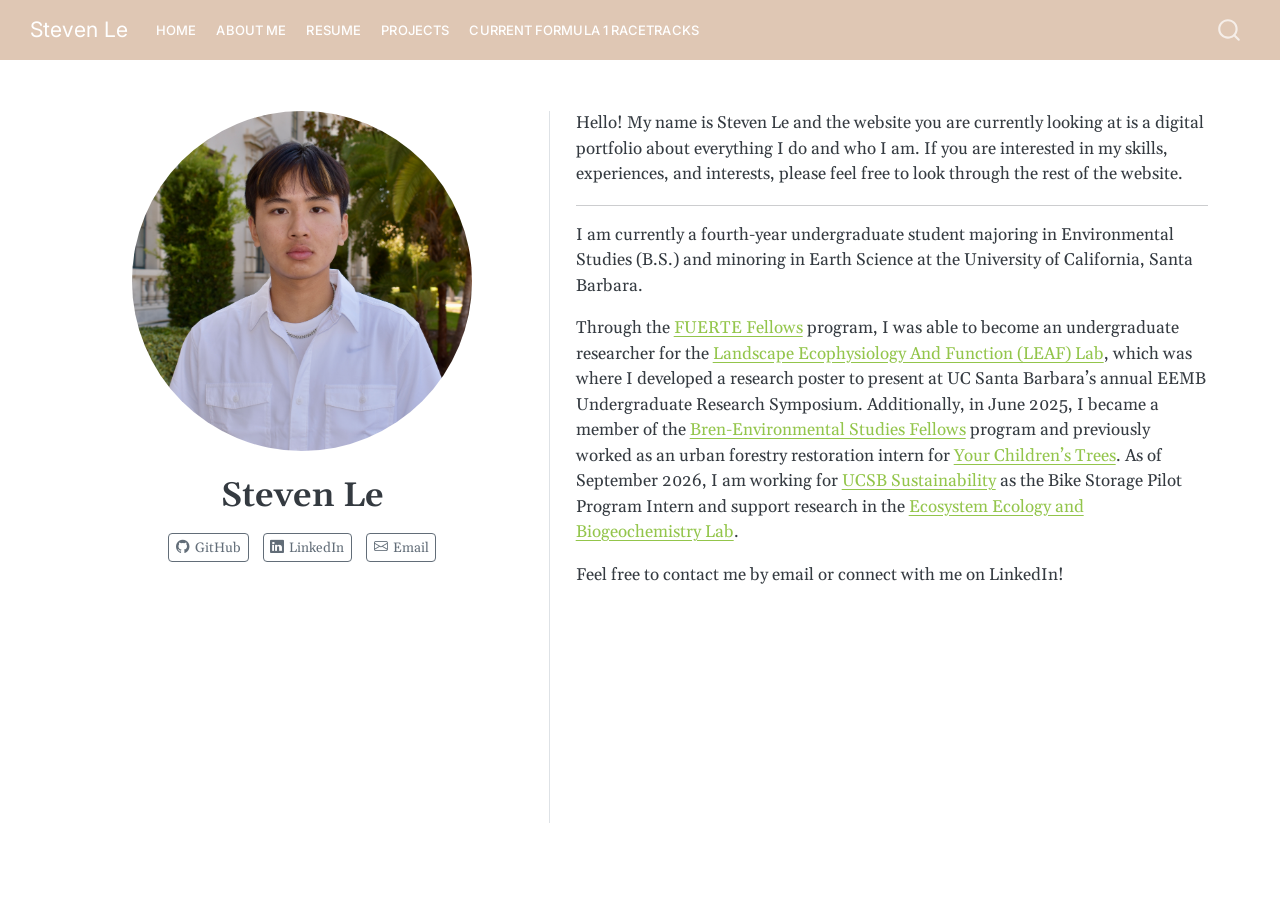
<file: docs/index.html>
<!DOCTYPE html>
<html xmlns="http://www.w3.org/1999/xhtml" lang="en" xml:lang="en"><head>

<meta charset="utf-8">
<meta name="generator" content="quarto-1.10.18">

<meta name="viewport" content="width=device-width, initial-scale=1.0, user-scalable=yes">


<title>Steven Le</title>
<style>
/* Default styles provided by pandoc.
** See https://pandoc.org/MANUAL.html#variables-for-html for config info.
*/
span.smallcaps{font-variant: small-caps;}
div.columns{display: flex; gap: 1.5em;}
div.column{flex: auto;}
@media screen {
div.columns{gap: min(4vw, 1.5em);}
div.column{overflow-x: auto;}
}
div.hanging-indent{margin-left: 1.5em; text-indent: -1.5em;}
ul.task-list{list-style: none;}
ul.task-list li input[type="checkbox"] {
  width: 0.8em;
  margin: 0 0.8em 0.2em -1em; /* quarto-specific, see https://github.com/quarto-dev/quarto-cli/issues/4556 */ 
  vertical-align: middle;
}
</style>


<script src="site_libs/quarto-nav/quarto-nav.js"></script>
<script src="site_libs/quarto-nav/headroom.min.js"></script>
<script src="site_libs/clipboard/clipboard.min.js"></script>
<script src="site_libs/quarto-search/autocomplete.umd.js"></script>
<script src="site_libs/quarto-search/fuse.min.js"></script>
<script src="site_libs/quarto-search/quarto-search.js"></script>
<meta name="quarto:offset" content="./">
<script src="site_libs/quarto-html/quarto.js" type="module"></script>
<script src="site_libs/quarto-html/tabsets/tabsets.js" type="module"></script>
<script src="site_libs/quarto-html/popper.min.js"></script>
<script src="site_libs/quarto-html/tippy.umd.min.js"></script>
<link href="site_libs/quarto-html/tippy.css" rel="stylesheet">
<link href="site_libs/quarto-html/quarto-syntax-highlighting-64a204ab8560d761af7679ceaba22944.css" rel="stylesheet" id="quarto-text-highlighting-styles">
<script src="site_libs/bootstrap/bootstrap.min.js"></script>
<link href="site_libs/bootstrap/bootstrap-icons.css" rel="stylesheet">
<link href="site_libs/bootstrap/bootstrap-59e1948a0df5b013deb1da716b4d54a3.min.css" rel="stylesheet" append-hash="true" id="quarto-bootstrap" data-mode="light">
<script id="quarto-search-options" type="application/json">{
  "location": "navbar",
  "copy-button": false,
  "collapse-after": 3,
  "panel-placement": "end",
  "type": "overlay",
  "limit": 50,
  "keyboard-shortcut": [
    "f",
    "/",
    "s"
  ],
  "show-item-context": false,
  "language": {
    "search-no-results-text": "No results",
    "search-matching-documents-text": "matching documents",
    "search-copy-link-title": "Copy link to search",
    "search-hide-matches-text": "Hide additional matches",
    "search-more-match-text": "more match in this document",
    "search-more-matches-text": "more matches in this document",
    "search-clear-button-title": "Clear",
    "search-text-placeholder": "",
    "search-detached-cancel-button-title": "Cancel",
    "search-submit-button-title": "Submit",
    "search-label": "Search"
  }
}</script>


</head>

<body class="nav-fixed quarto-light">

<div id="quarto-search-results"></div>
  <header id="quarto-header" class="headroom fixed-top">
    <nav class="navbar navbar-expand-lg " data-bs-theme="dark">
      <div class="navbar-container container-fluid">
      <div class="navbar-brand-container mx-auto">
    <a class="navbar-brand" href="./index.html">
    <span class="navbar-title">Steven Le</span>
    </a>
  </div>
            <div id="quarto-search" class="" title="Search"></div>
          <button class="navbar-toggler" type="button" data-bs-toggle="collapse" data-bs-target="#navbarCollapse" aria-controls="navbarCollapse" role="menu" aria-expanded="false" aria-label="Toggle navigation" onclick="if (window.quartoToggleHeadroom) { window.quartoToggleHeadroom(); }">
  <span class="navbar-toggler-icon"></span>
</button>
          <div class="collapse navbar-collapse" id="navbarCollapse">
            <ul class="navbar-nav navbar-nav-scroll me-auto">
  <li class="nav-item">
    <a class="nav-link active" href="./index.html" aria-current="page"> 
<span class="menu-text">Home</span></a>
  </li>  
  <li class="nav-item">
    <a class="nav-link" href="./about.html"> 
<span class="menu-text">About Me</span></a>
  </li>  
  <li class="nav-item">
    <a class="nav-link" href="./resume.html"> 
<span class="menu-text">Resume</span></a>
  </li>  
  <li class="nav-item">
    <a class="nav-link" href="./projects.html"> 
<span class="menu-text">Projects</span></a>
  </li>  
  <li class="nav-item">
    <a class="nav-link" href="./f1-racetracks.html"> 
<span class="menu-text">Current Formula 1 Racetracks</span></a>
  </li>  
</ul>
          </div> <!-- /navcollapse -->
            <div class="quarto-navbar-tools">
</div>
      </div> <!-- /container-fluid -->
    </nav>
</header>
<!-- content -->
<div id="quarto-content" class="quarto-container page-columns page-rows-contents page-layout-full page-navbar">
<!-- sidebar -->
<!-- margin-sidebar -->
    
<!-- main -->
<div class="quarto-about-trestles column-page">
  <div class="about-entity">
    <img src="photos/photo.jpg" class="about-image
  round " style="height: 20em; width: 20em;">
<header id="title-block-header" class="quarto-title-block default">
<div class="quarto-title">
<h1 class="title">Steven Le</h1>
</div>
<div class="quarto-title-meta column-page">
  </div>
</header>
    <div class="about-links">
  <a href="https://github.com/lesteven24" class="about-link" rel="" target="">
    <i class="bi bi-github"></i>
     <span class="about-link-text">GitHub</span>
  </a>
  <a href="https://linkedin.com/in/lesteven42" class="about-link" rel="" target="">
    <i class="bi bi-linkedin"></i>
     <span class="about-link-text">LinkedIn</span>
  </a>
  <a href="mailto:steven812@ucsb.edu" class="about-link" rel="" target="">
    <i class="bi bi-envelope"></i>
     <span class="about-link-text">Email</span>
  </a>
</div>
  </div>
  <div class="about-contents"><main class="content column-page" id="quarto-document-content">
<p>Hello! My name is Steven Le and the website you are currently looking at is a digital portfolio about everything I do and who I am. If you are interested in my skills, experiences, and interests, please feel free to look through the rest of the website.</p>
<hr>
<p>I am currently a fourth-year undergraduate student majoring in Environmental Studies (B.S.) and minoring in Earth Science at the University of California, Santa Barbara.</p>
<p>Through the <a href="https://fuerte.eemb.ucsb.edu/people/steven-le">FUERTE Fellows</a> program, I was able to become an undergraduate researcher for the <a href="https://anderegglab.eemb.ucsb.edu/">Landscape Ecophysiology And Function (LEAF) Lab</a>, which was where I developed a research poster to present at UC Santa Barbara’s annual EEMB Undergraduate Research Symposium. Additionally, in June 2025, I became a member of the <a href="https://bren.ucsb.edu/undergrad-mentoring/bren-es-fellows-program/bren-es-fellows/steven-le">Bren-Environmental Studies Fellows</a> program and previously worked as an urban forestry restoration intern for <a href="https://www.yourchildrenstreesatucsb.org/">Your Children’s Trees</a>. As of September 2026, I am working for <a href="https://www.sustainability.ucsb.edu/">UCSB Sustainability</a> as the Bike Storage Pilot Program Intern and support research in the <a href="https://zhoulabucsb.weebly.com/">Ecosystem Ecology and Biogeochemistry Lab</a>.</p>
<p>Feel free to contact me by email or connect with me on LinkedIn!</p>


</main></div>
</div>
 <!-- /main -->
<script id="quarto-html-after-body" type="application/javascript">
  window.document.addEventListener("DOMContentLoaded", function (event) {
    const isCodeAnnotation = (el) => {
      for (const clz of el.classList) {
        if (clz.startsWith('code-annotation-')) {                     
          return true;
        }
      }
      return false;
    }
    const onCopySuccess = function(e) {
      // button target
      const button = e.trigger;
      // don't keep focus
      button.blur();
      // flash "checked"
      button.classList.add('code-copy-button-checked');
      var currentTitle = button.getAttribute("title");
      button.setAttribute("title", "Copied!");
      let tooltip;
      if (window.bootstrap) {
        button.setAttribute("data-bs-toggle", "tooltip");
        button.setAttribute("data-bs-placement", "left");
        button.setAttribute("data-bs-title", "Copied!");
        tooltip = new bootstrap.Tooltip(button, 
          { trigger: "manual", 
            customClass: "code-copy-button-tooltip",
            offset: [0, -8]});
        tooltip.show();    
      }
      setTimeout(function() {
        if (tooltip) {
          tooltip.hide();
          button.removeAttribute("data-bs-title");
          button.removeAttribute("data-bs-toggle");
          button.removeAttribute("data-bs-placement");
        }
        button.setAttribute("title", currentTitle);
        button.classList.remove('code-copy-button-checked');
      }, 1000);
      // clear code selection
      e.clearSelection();
    }
    const getTextToCopy = function(trigger) {
      const outerScaffold = trigger.parentElement.cloneNode(true);
      const codeEl = outerScaffold.querySelector('code');
      for (const childEl of codeEl.children) {
        if (isCodeAnnotation(childEl)) {
          childEl.remove();
        }
      }
      return codeEl.innerText;
    }
    const clipboard = new window.ClipboardJS('.code-copy-button:not([data-in-quarto-modal])', {
      text: getTextToCopy
    });
    clipboard.on('success', onCopySuccess);
    if (window.document.getElementById('quarto-embedded-source-code-modal')) {
      const clipboardModal = new window.ClipboardJS('.code-copy-button[data-in-quarto-modal]', {
        text: getTextToCopy,
        container: window.document.getElementById('quarto-embedded-source-code-modal')
      });
      clipboardModal.on('success', onCopySuccess);
    }
      var localhostRegex = new RegExp(/^(?:http|https):\/\/localhost\:?[0-9]*\//);
      var mailtoRegex = new RegExp(/^mailto:/);
        var filterRegex = new RegExp('/' + window.location.host + '/');
      var isInternal = (href) => {
          return filterRegex.test(href) || localhostRegex.test(href) || mailtoRegex.test(href);
      }
      // Inspect non-navigation links and adorn them if external
     var links = window.document.querySelectorAll('a[href]:not(.nav-link):not(.navbar-brand):not(.toc-action):not(.sidebar-link):not(.sidebar-item-toggle):not(.pagination-link):not(.no-external):not([aria-hidden]):not(.dropdown-item):not(.quarto-navigation-tool):not(.about-link)');
      for (var i=0; i<links.length; i++) {
        const link = links[i];
        if (!isInternal(link.href)) {
          // undo the damage that might have been done by quarto-nav.js in the case of
          // links that we want to consider external
          if (link.dataset.originalHref !== undefined) {
            link.href = link.dataset.originalHref;
          }
        }
      }
    function tippyHover(el, contentFn, onTriggerFn, onUntriggerFn) {
      const config = {
        allowHTML: true,
        maxWidth: 500,
        delay: 100,
        arrow: false,
        appendTo: function(el) {
            return el.parentElement;
        },
        interactive: true,
        interactiveBorder: 10,
        theme: 'quarto',
        placement: 'bottom-start',
      };
      if (contentFn) {
        config.content = contentFn;
      }
      if (onTriggerFn) {
        config.onTrigger = onTriggerFn;
      }
      if (onUntriggerFn) {
        config.onUntrigger = onUntriggerFn;
      }
      window.tippy(el, config); 
    }
    const noterefs = window.document.querySelectorAll('a[role="doc-noteref"]');
    for (var i=0; i<noterefs.length; i++) {
      const ref = noterefs[i];
      tippyHover(ref, function() {
        // use id or data attribute instead here
        let href = ref.getAttribute('data-footnote-href') || ref.getAttribute('href');
        try { href = new URL(href).hash; } catch {}
        const id = href.replace(/^#\/?/, "");
        const note = window.document.getElementById(id);
        if (note) {
          return note.innerHTML;
        } else {
          return "";
        }
      });
    }
    const xrefs = window.document.querySelectorAll('a.quarto-xref');
    const processXRef = (id, note) => {
      // Strip column container classes
      const stripColumnClz = (el) => {
        el.classList.remove("page-full", "page-columns");
        if (el.children) {
          for (const child of el.children) {
            stripColumnClz(child);
          }
        }
      }
      stripColumnClz(note)
      if (id === null || id.startsWith('sec-')) {
        // Special case sections, only their first couple elements
        const container = document.createElement("div");
        if (note.children && note.children.length > 2) {
          container.appendChild(note.children[0].cloneNode(true));
          for (let i = 1; i < note.children.length; i++) {
            const child = note.children[i];
            if (child.tagName === "P" && child.innerText === "") {
              continue;
            } else {
              container.appendChild(child.cloneNode(true));
              break;
            }
          }
          if (window.Quarto?.typesetMath) {
            window.Quarto.typesetMath(container);
          }
          return container.innerHTML
        } else {
          if (window.Quarto?.typesetMath) {
            window.Quarto.typesetMath(note);
          }
          return note.innerHTML;
        }
      } else {
        // Remove any anchor links if they are present
        const anchorLink = note.querySelector('a.anchorjs-link');
        if (anchorLink) {
          anchorLink.remove();
        }
        if (window.Quarto?.typesetMath) {
          window.Quarto.typesetMath(note);
        }
        if (note.classList.contains("callout")) {
          return note.outerHTML;
        } else {
          return note.innerHTML;
        }
      }
    }
    for (var i=0; i<xrefs.length; i++) {
      const xref = xrefs[i];
      tippyHover(xref, undefined, function(instance) {
        instance.disable();
        let url = xref.getAttribute('href');
        let hash = undefined; 
        if (url.startsWith('#')) {
          hash = url;
        } else {
          try { hash = new URL(url).hash; } catch {}
        }
        if (hash) {
          const id = hash.replace(/^#\/?/, "");
          const note = window.document.getElementById(id);
          if (note !== null) {
            try {
              const html = processXRef(id, note.cloneNode(true));
              instance.setContent(html);
            } finally {
              instance.enable();
              instance.show();
            }
          } else {
            // See if we can fetch this
            fetch(url.split('#')[0])
            .then(res => res.text())
            .then(html => {
              const parser = new DOMParser();
              const htmlDoc = parser.parseFromString(html, "text/html");
              const note = htmlDoc.getElementById(id);
              if (note !== null) {
                const html = processXRef(id, note);
                instance.setContent(html);
              } 
            }).finally(() => {
              instance.enable();
              instance.show();
            });
          }
        } else {
          // See if we can fetch a full url (with no hash to target)
          // This is a special case and we should probably do some content thinning / targeting
          fetch(url)
          .then(res => res.text())
          .then(html => {
            const parser = new DOMParser();
            const htmlDoc = parser.parseFromString(html, "text/html");
            const note = htmlDoc.querySelector('main.content');
            if (note !== null) {
              // This should only happen for chapter cross references
              // (since there is no id in the URL)
              // remove the first header
              if (note.children.length > 0 && note.children[0].tagName === "HEADER") {
                note.children[0].remove();
              }
              const html = processXRef(null, note);
              instance.setContent(html);
            } 
          }).finally(() => {
            instance.enable();
            instance.show();
          });
        }
      }, function(instance) {
      });
    }
        let selectedAnnoteEl;
        const selectorForAnnotation = ( cell, annotation) => {
          let cellAttr = 'data-code-cell="' + cell + '"';
          let lineAttr = 'data-code-annotation="' +  annotation + '"';
          const selector = 'span[' + cellAttr + '][' + lineAttr + ']';
          return selector;
        }
        const selectCodeLines = (annoteEl) => {
          const doc = window.document;
          const targetCell = annoteEl.getAttribute("data-target-cell");
          const targetAnnotation = annoteEl.getAttribute("data-target-annotation");
          const annoteSpan = window.document.querySelector(selectorForAnnotation(targetCell, targetAnnotation));
          const lines = annoteSpan.getAttribute("data-code-lines").split(",");
          const lineIds = lines.map((line) => {
            return targetCell + "-" + line;
          })
          let top = null;
          let height = null;
          let parent = null;
          if (lineIds.length > 0) {
              //compute the position of the single el (top and bottom and make a div)
              const el = window.document.getElementById(lineIds[0]);
              top = el.offsetTop;
              height = el.offsetHeight;
              parent = el.parentElement.parentElement;
            if (lineIds.length > 1) {
              const lastEl = window.document.getElementById(lineIds[lineIds.length - 1]);
              const bottom = lastEl.offsetTop + lastEl.offsetHeight;
              height = bottom - top;
            }
            if (top !== null && height !== null && parent !== null) {
              // cook up a div (if necessary) and position it 
              let div = window.document.getElementById("code-annotation-line-highlight");
              if (div === null) {
                div = window.document.createElement("div");
                div.setAttribute("id", "code-annotation-line-highlight");
                div.style.position = 'absolute';
                parent.appendChild(div);
              }
              div.style.top = top - 2 + "px";
              div.style.height = height + 4 + "px";
              div.style.left = 0;
              let gutterDiv = window.document.getElementById("code-annotation-line-highlight-gutter");
              if (gutterDiv === null) {
                gutterDiv = window.document.createElement("div");
                gutterDiv.setAttribute("id", "code-annotation-line-highlight-gutter");
                gutterDiv.style.position = 'absolute';
                const codeCell = window.document.getElementById(targetCell);
                const gutter = codeCell.querySelector('.code-annotation-gutter');
                gutter.appendChild(gutterDiv);
              }
              gutterDiv.style.top = top - 2 + "px";
              gutterDiv.style.height = height + 4 + "px";
            }
            selectedAnnoteEl = annoteEl;
          }
        };
        const unselectCodeLines = () => {
          const elementsIds = ["code-annotation-line-highlight", "code-annotation-line-highlight-gutter"];
          elementsIds.forEach((elId) => {
            const div = window.document.getElementById(elId);
            if (div) {
              div.remove();
            }
          });
          selectedAnnoteEl = undefined;
        };
          // Handle positioning of the toggle
      window.addEventListener(
        "resize",
        throttle(() => {
          elRect = undefined;
          if (selectedAnnoteEl) {
            selectCodeLines(selectedAnnoteEl);
          }
        }, 10)
      );
      function throttle(fn, ms) {
      let throttle = false;
      let timer;
        return (...args) => {
          if(!throttle) { // first call gets through
              fn.apply(this, args);
              throttle = true;
          } else { // all the others get throttled
              if(timer) clearTimeout(timer); // cancel #2
              timer = setTimeout(() => {
                fn.apply(this, args);
                timer = throttle = false;
              }, ms);
          }
        };
      }
        // Attach click handler to the DT
        const annoteDls = window.document.querySelectorAll('dt[data-target-cell]');
        for (const annoteDlNode of annoteDls) {
          annoteDlNode.addEventListener('click', (event) => {
            const clickedEl = event.target;
            if (clickedEl !== selectedAnnoteEl) {
              unselectCodeLines();
              const activeEl = window.document.querySelector('dt[data-target-cell].code-annotation-active');
              if (activeEl) {
                activeEl.classList.remove('code-annotation-active');
              }
              selectCodeLines(clickedEl);
              clickedEl.classList.add('code-annotation-active');
            } else {
              // Unselect the line
              unselectCodeLines();
              clickedEl.classList.remove('code-annotation-active');
            }
          });
        }
    const findCites = (el) => {
      const parentEl = el.parentElement;
      if (parentEl) {
        const cites = parentEl.dataset.cites;
        if (cites) {
          return {
            el,
            cites: cites.split(' ')
          };
        } else {
          return findCites(el.parentElement)
        }
      } else {
        return undefined;
      }
    };
    var bibliorefs = window.document.querySelectorAll('a[role="doc-biblioref"]');
    for (var i=0; i<bibliorefs.length; i++) {
      const ref = bibliorefs[i];
      const citeInfo = findCites(ref);
      if (citeInfo) {
        tippyHover(citeInfo.el, function() {
          var popup = window.document.createElement('div');
          citeInfo.cites.forEach(function(cite) {
            var citeDiv = window.document.createElement('div');
            citeDiv.classList.add('hanging-indent');
            citeDiv.classList.add('csl-entry');
            var biblioDiv = window.document.getElementById('ref-' + cite);
            if (biblioDiv) {
              citeDiv.innerHTML = biblioDiv.innerHTML;
            }
            popup.appendChild(citeDiv);
          });
          return popup.innerHTML;
        });
      }
    }
  });
  </script>
</div> <!-- /content -->




</body></html>
</file>
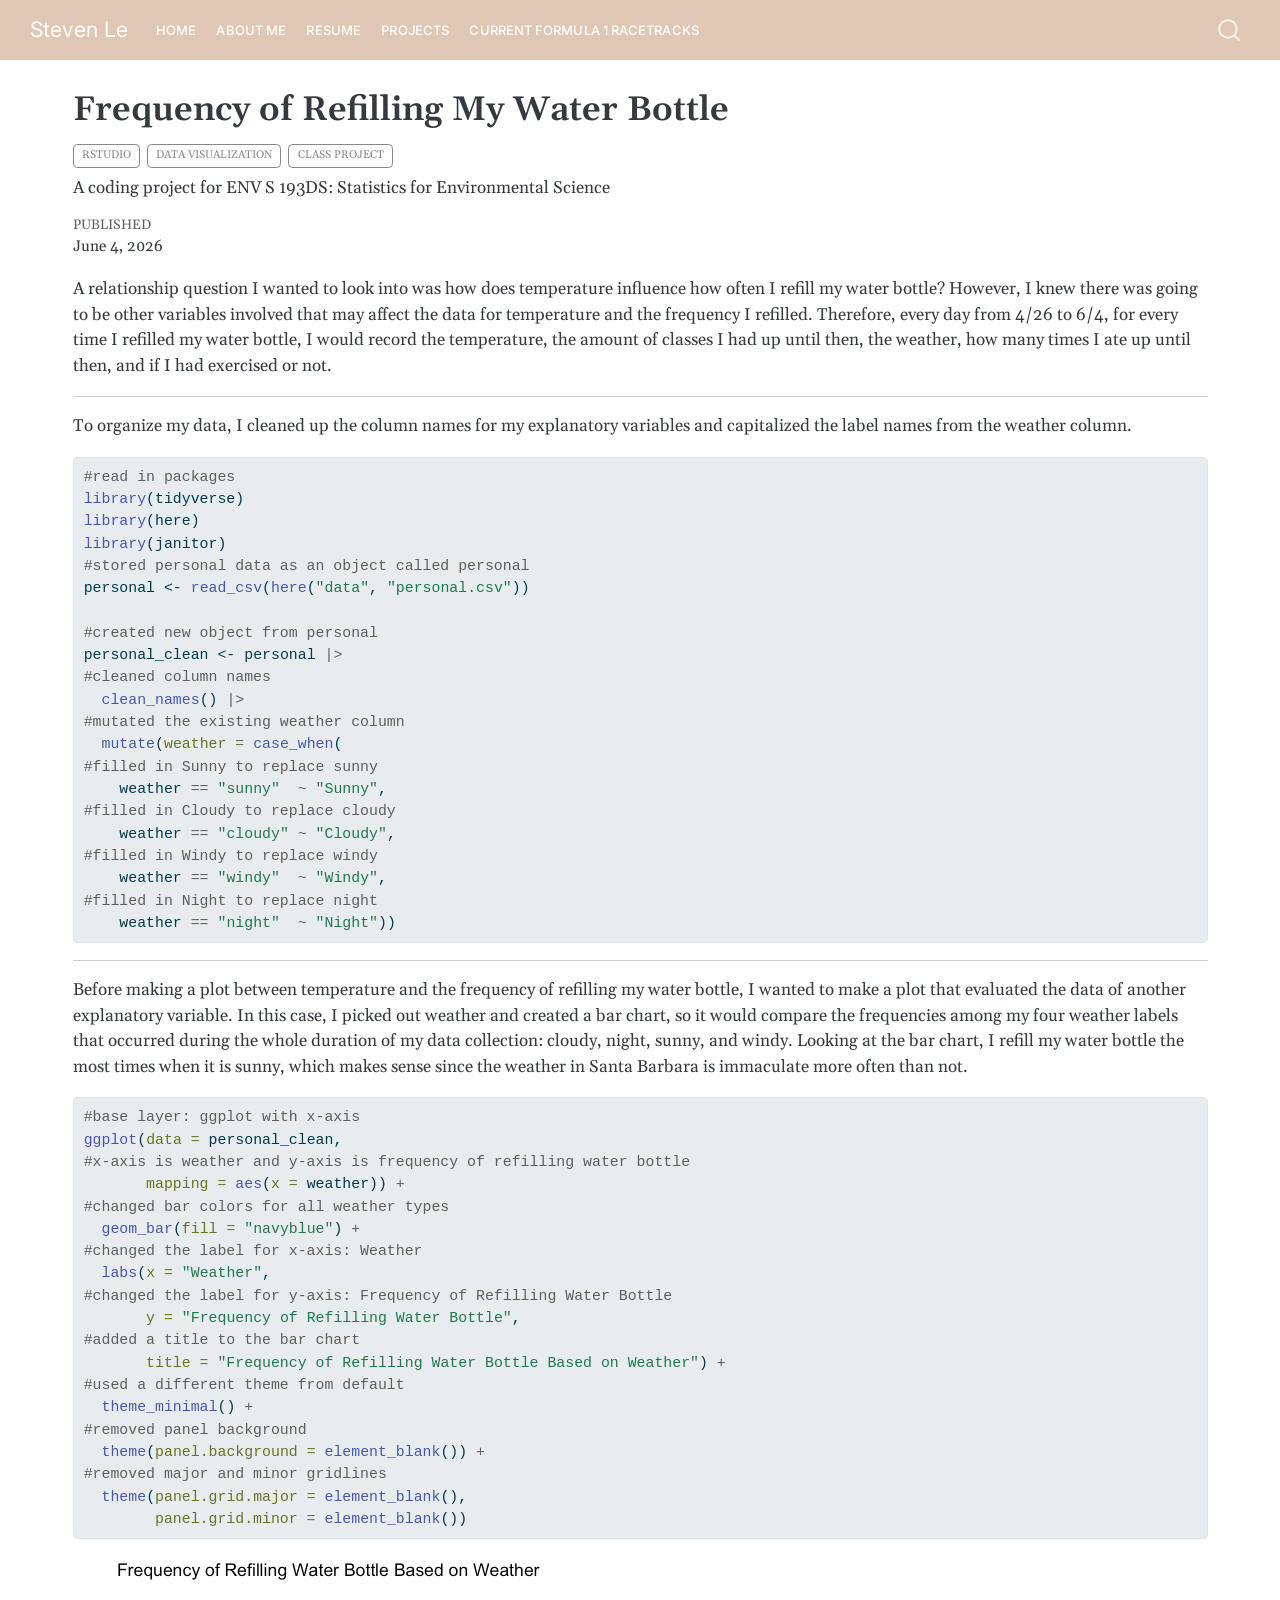
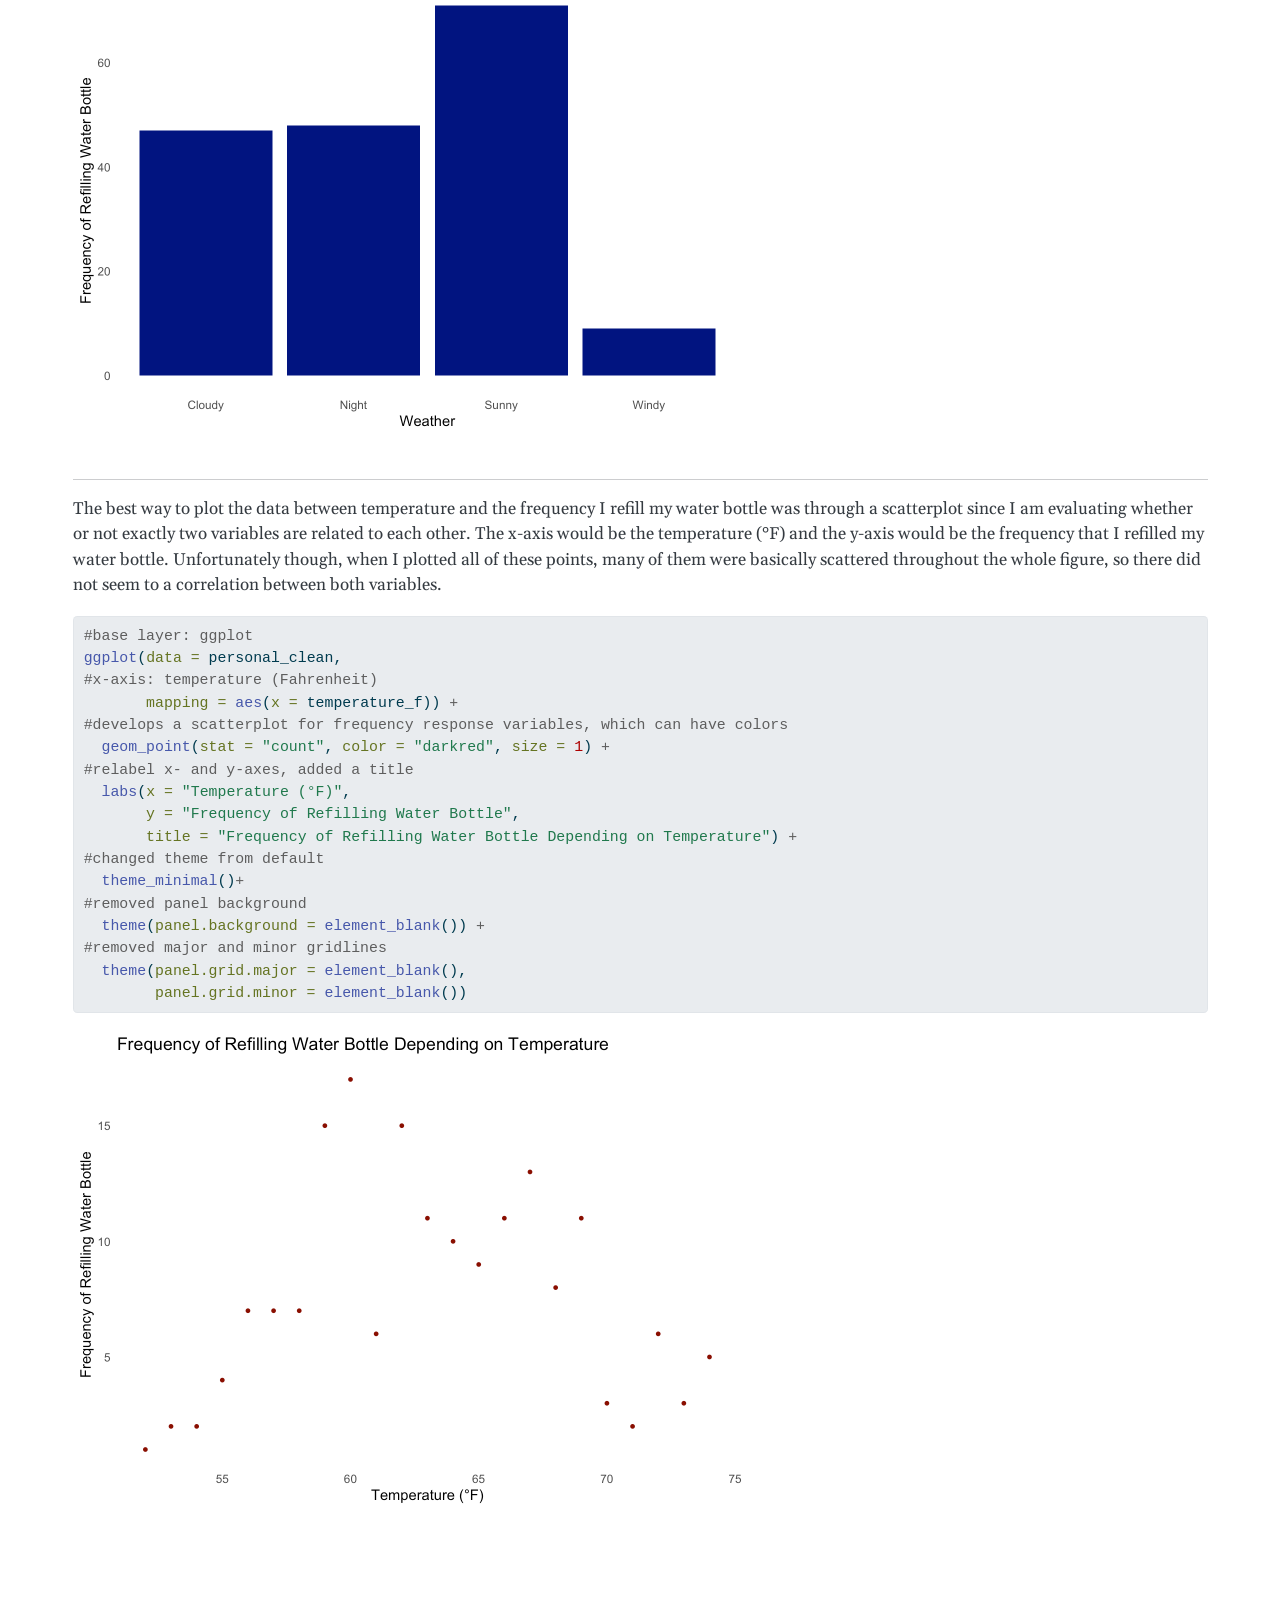
<file: docs/posts/2026-06-04-code-post/index.html>
<!DOCTYPE html>
<html xmlns="http://www.w3.org/1999/xhtml" lang="en" xml:lang="en"><head>

<meta charset="utf-8">
<meta name="generator" content="quarto-1.9.37">

<meta name="viewport" content="width=device-width, initial-scale=1.0, user-scalable=yes">

<meta name="dcterms.date" content="2026-06-04">
<meta name="description" content="A coding project for ENV S 193DS: Statistics for Environmental Science">

<title>Frequency of Refilling My Water Bottle – Steven Le</title>
<style>
/* Default styles provided by pandoc.
** See https://pandoc.org/MANUAL.html#variables-for-html for config info.
*/
code{white-space: pre-wrap;}
span.smallcaps{font-variant: small-caps;}
div.columns{display: flex; gap: min(4vw, 1.5em);}
div.column{flex: auto; overflow-x: auto;}
div.hanging-indent{margin-left: 1.5em; text-indent: -1.5em;}
ul.task-list{list-style: none;}
ul.task-list li input[type="checkbox"] {
  width: 0.8em;
  margin: 0 0.8em 0.2em -1em; /* quarto-specific, see https://github.com/quarto-dev/quarto-cli/issues/4556 */ 
  vertical-align: middle;
}
/* CSS for syntax highlighting */
html { -webkit-text-size-adjust: 100%; }
pre > code.sourceCode { white-space: pre; position: relative; }
pre > code.sourceCode > span { display: inline-block; line-height: 1.25; }
pre > code.sourceCode > span:empty { height: 1.2em; }
.sourceCode { overflow: visible; }
code.sourceCode > span { color: inherit; text-decoration: inherit; }
div.sourceCode { margin: 1em 0; }
pre.sourceCode { margin: 0; }
@media screen {
div.sourceCode { overflow: auto; }
}
@media print {
pre > code.sourceCode { white-space: pre-wrap; }
pre > code.sourceCode > span { text-indent: -5em; padding-left: 5em; }
}
pre.numberSource code
  { counter-reset: source-line 0; }
pre.numberSource code > span
  { position: relative; left: -4em; counter-increment: source-line; }
pre.numberSource code > span > a:first-child::before
  { content: counter(source-line);
    position: relative; left: -1em; text-align: right; vertical-align: baseline;
    border: none; display: inline-block;
    -webkit-touch-callout: none; -webkit-user-select: none;
    -khtml-user-select: none; -moz-user-select: none;
    -ms-user-select: none; user-select: none;
    padding: 0 4px; width: 4em;
  }
pre.numberSource { margin-left: 3em;  padding-left: 4px; }
div.sourceCode
  {   }
@media screen {
pre > code.sourceCode > span > a:first-child::before { text-decoration: underline; }
}
</style>


<script src="../../site_libs/quarto-nav/quarto-nav.js"></script>
<script src="../../site_libs/quarto-nav/headroom.min.js"></script>
<script src="../../site_libs/clipboard/clipboard.min.js"></script>
<script src="../../site_libs/quarto-search/autocomplete.umd.js"></script>
<script src="../../site_libs/quarto-search/fuse.min.js"></script>
<script src="../../site_libs/quarto-search/quarto-search.js"></script>
<meta name="quarto:offset" content="../../">
<script src="../../site_libs/quarto-html/quarto.js" type="module"></script>
<script src="../../site_libs/quarto-html/tabsets/tabsets.js" type="module"></script>
<script src="../../site_libs/quarto-html/popper.min.js"></script>
<script src="../../site_libs/quarto-html/tippy.umd.min.js"></script>
<script src="../../site_libs/quarto-html/anchor.min.js"></script>
<link href="../../site_libs/quarto-html/tippy.css" rel="stylesheet">
<link href="../../site_libs/quarto-html/quarto-syntax-highlighting-7f8f88aac4f3542376d5c11b86a4c14d.css" rel="stylesheet" id="quarto-text-highlighting-styles">
<script src="../../site_libs/bootstrap/bootstrap.min.js"></script>
<link href="../../site_libs/bootstrap/bootstrap-icons.css" rel="stylesheet">
<link href="../../site_libs/bootstrap/bootstrap-ac56514246ec92fec83504c8b664801d.min.css" rel="stylesheet" append-hash="true" id="quarto-bootstrap" data-mode="light">
<script id="quarto-search-options" type="application/json">{
  "location": "navbar",
  "copy-button": false,
  "collapse-after": 3,
  "panel-placement": "end",
  "type": "overlay",
  "limit": 50,
  "keyboard-shortcut": [
    "f",
    "/",
    "s"
  ],
  "show-item-context": false,
  "language": {
    "search-no-results-text": "No results",
    "search-matching-documents-text": "matching documents",
    "search-copy-link-title": "Copy link to search",
    "search-hide-matches-text": "Hide additional matches",
    "search-more-match-text": "more match in this document",
    "search-more-matches-text": "more matches in this document",
    "search-clear-button-title": "Clear",
    "search-text-placeholder": "",
    "search-detached-cancel-button-title": "Cancel",
    "search-submit-button-title": "Submit",
    "search-label": "Search"
  }
}</script>


</head>

<body class="nav-fixed quarto-light">

<div id="quarto-search-results"></div>
  <header id="quarto-header" class="headroom fixed-top">
    <nav class="navbar navbar-expand-lg " data-bs-theme="dark">
      <div class="navbar-container container-fluid">
      <div class="navbar-brand-container mx-auto">
    <a class="navbar-brand" href="../../index.html">
    <span class="navbar-title">Steven Le</span>
    </a>
  </div>
            <div id="quarto-search" class="" title="Search"></div>
          <button class="navbar-toggler" type="button" data-bs-toggle="collapse" data-bs-target="#navbarCollapse" aria-controls="navbarCollapse" role="menu" aria-expanded="false" aria-label="Toggle navigation" onclick="if (window.quartoToggleHeadroom) { window.quartoToggleHeadroom(); }">
  <span class="navbar-toggler-icon"></span>
</button>
          <div class="collapse navbar-collapse" id="navbarCollapse">
            <ul class="navbar-nav navbar-nav-scroll me-auto">
  <li class="nav-item">
    <a class="nav-link" href="../../index.html"> 
<span class="menu-text">Home</span></a>
  </li>  
  <li class="nav-item">
    <a class="nav-link" href="../../about.html"> 
<span class="menu-text">About Me</span></a>
  </li>  
  <li class="nav-item">
    <a class="nav-link" href="../../resume.html"> 
<span class="menu-text">Resume</span></a>
  </li>  
  <li class="nav-item">
    <a class="nav-link" href="../../projects.html"> 
<span class="menu-text">Projects</span></a>
  </li>  
  <li class="nav-item">
    <a class="nav-link" href="../../f1-racetracks.html"> 
<span class="menu-text">Current Formula 1 Racetracks</span></a>
  </li>  
</ul>
          </div> <!-- /navcollapse -->
            <div class="quarto-navbar-tools">
</div>
      </div> <!-- /container-fluid -->
    </nav>
</header>
<!-- content -->
<div id="quarto-content" class="quarto-container page-columns page-rows-contents page-layout-full page-navbar">
<!-- sidebar -->
<!-- margin-sidebar -->
    <div id="quarto-margin-sidebar" class="sidebar margin-sidebar zindex-bottom">
        
    </div>
<!-- main -->
<main class="content column-page" id="quarto-document-content">

<header id="title-block-header" class="quarto-title-block default">
<div class="quarto-title">
<h1 class="title">Frequency of Refilling My Water Bottle</h1>
  <div class="quarto-categories">
    <div class="quarto-category">RStudio</div>
    <div class="quarto-category">Data Visualization</div>
    <div class="quarto-category">Class Project</div>
  </div>
  </div>

<div>
  <div class="description">
    A coding project for ENV S 193DS: Statistics for Environmental Science
  </div>
</div>


<div class="quarto-title-meta column-page">

    
    <div>
    <div class="quarto-title-meta-heading">Published</div>
    <div class="quarto-title-meta-contents">
      <p class="date">June 4, 2026</p>
    </div>
  </div>
  
    
  </div>
  


</header>


<p>A relationship question I wanted to look into was how does temperature influence how often I refill my water bottle? However, I knew there was going to be other variables involved that may affect the data for temperature and the frequency I refilled. Therefore, every day from 4/26 to 6/4, for every time I refilled my water bottle, I would record the temperature, the amount of classes I had up until then, the weather, how many times I ate up until then, and if I had exercised or not.</p>
<hr>
<p>To organize my data, I cleaned up the column names for my explanatory variables and capitalized the label names from the weather column.</p>
<div class="cell">
<div class="code-copy-outer-scaffold"><div class="sourceCode cell-code" id="cb1"><pre class="sourceCode r code-with-copy"><code class="sourceCode r"><span id="cb1-1"><a href="#cb1-1" aria-hidden="true" tabindex="-1"></a><span class="co">#read in packages</span></span>
<span id="cb1-2"><a href="#cb1-2" aria-hidden="true" tabindex="-1"></a><span class="fu">library</span>(tidyverse)</span>
<span id="cb1-3"><a href="#cb1-3" aria-hidden="true" tabindex="-1"></a><span class="fu">library</span>(here)</span>
<span id="cb1-4"><a href="#cb1-4" aria-hidden="true" tabindex="-1"></a><span class="fu">library</span>(janitor)</span>
<span id="cb1-5"><a href="#cb1-5" aria-hidden="true" tabindex="-1"></a><span class="co">#stored personal data as an object called personal</span></span>
<span id="cb1-6"><a href="#cb1-6" aria-hidden="true" tabindex="-1"></a>personal <span class="ot">&lt;-</span> <span class="fu">read_csv</span>(<span class="fu">here</span>(<span class="st">"data"</span>, <span class="st">"personal.csv"</span>))</span>
<span id="cb1-7"><a href="#cb1-7" aria-hidden="true" tabindex="-1"></a></span>
<span id="cb1-8"><a href="#cb1-8" aria-hidden="true" tabindex="-1"></a><span class="co">#created new object from personal</span></span>
<span id="cb1-9"><a href="#cb1-9" aria-hidden="true" tabindex="-1"></a>personal_clean <span class="ot">&lt;-</span> personal <span class="sc">|&gt;</span></span>
<span id="cb1-10"><a href="#cb1-10" aria-hidden="true" tabindex="-1"></a><span class="co">#cleaned column names    </span></span>
<span id="cb1-11"><a href="#cb1-11" aria-hidden="true" tabindex="-1"></a>  <span class="fu">clean_names</span>() <span class="sc">|&gt;</span> </span>
<span id="cb1-12"><a href="#cb1-12" aria-hidden="true" tabindex="-1"></a><span class="co">#mutated the existing weather column  </span></span>
<span id="cb1-13"><a href="#cb1-13" aria-hidden="true" tabindex="-1"></a>  <span class="fu">mutate</span>(<span class="at">weather =</span> <span class="fu">case_when</span>(</span>
<span id="cb1-14"><a href="#cb1-14" aria-hidden="true" tabindex="-1"></a><span class="co">#filled in Sunny to replace sunny    </span></span>
<span id="cb1-15"><a href="#cb1-15" aria-hidden="true" tabindex="-1"></a>    weather <span class="sc">==</span> <span class="st">"sunny"</span>  <span class="sc">~</span> <span class="st">"Sunny"</span>,</span>
<span id="cb1-16"><a href="#cb1-16" aria-hidden="true" tabindex="-1"></a><span class="co">#filled in Cloudy to replace cloudy    </span></span>
<span id="cb1-17"><a href="#cb1-17" aria-hidden="true" tabindex="-1"></a>    weather <span class="sc">==</span> <span class="st">"cloudy"</span> <span class="sc">~</span> <span class="st">"Cloudy"</span>,</span>
<span id="cb1-18"><a href="#cb1-18" aria-hidden="true" tabindex="-1"></a><span class="co">#filled in Windy to replace windy    </span></span>
<span id="cb1-19"><a href="#cb1-19" aria-hidden="true" tabindex="-1"></a>    weather <span class="sc">==</span> <span class="st">"windy"</span>  <span class="sc">~</span> <span class="st">"Windy"</span>,</span>
<span id="cb1-20"><a href="#cb1-20" aria-hidden="true" tabindex="-1"></a><span class="co">#filled in Night to replace night    </span></span>
<span id="cb1-21"><a href="#cb1-21" aria-hidden="true" tabindex="-1"></a>    weather <span class="sc">==</span> <span class="st">"night"</span>  <span class="sc">~</span> <span class="st">"Night"</span>))</span></code></pre></div><button title="Copy to Clipboard" class="code-copy-button"><i class="bi"></i></button></div>
</div>
<hr>
<p>Before making a plot between temperature and the frequency of refilling my water bottle, I wanted to make a plot that evaluated the data of another explanatory variable. In this case, I picked out weather and created a bar chart, so it would compare the frequencies among my four weather labels that occurred during the whole duration of my data collection: cloudy, night, sunny, and windy. Looking at the bar chart, I refill my water bottle the most times when it is sunny, which makes sense since the weather in Santa Barbara is immaculate more often than not.</p>
<div class="cell">
<div class="code-copy-outer-scaffold"><div class="sourceCode cell-code" id="cb2"><pre class="sourceCode r code-with-copy"><code class="sourceCode r"><span id="cb2-1"><a href="#cb2-1" aria-hidden="true" tabindex="-1"></a><span class="co">#base layer: ggplot with x-axis</span></span>
<span id="cb2-2"><a href="#cb2-2" aria-hidden="true" tabindex="-1"></a><span class="fu">ggplot</span>(<span class="at">data =</span> personal_clean, </span>
<span id="cb2-3"><a href="#cb2-3" aria-hidden="true" tabindex="-1"></a><span class="co">#x-axis is weather and y-axis is frequency of refilling water bottle</span></span>
<span id="cb2-4"><a href="#cb2-4" aria-hidden="true" tabindex="-1"></a>       <span class="at">mapping =</span> <span class="fu">aes</span>(<span class="at">x =</span> weather)) <span class="sc">+</span></span>
<span id="cb2-5"><a href="#cb2-5" aria-hidden="true" tabindex="-1"></a><span class="co">#changed bar colors for all weather types   </span></span>
<span id="cb2-6"><a href="#cb2-6" aria-hidden="true" tabindex="-1"></a>  <span class="fu">geom_bar</span>(<span class="at">fill =</span> <span class="st">"navyblue"</span>) <span class="sc">+</span></span>
<span id="cb2-7"><a href="#cb2-7" aria-hidden="true" tabindex="-1"></a><span class="co">#changed the label for x-axis: Weather </span></span>
<span id="cb2-8"><a href="#cb2-8" aria-hidden="true" tabindex="-1"></a>  <span class="fu">labs</span>(<span class="at">x =</span> <span class="st">"Weather"</span>,</span>
<span id="cb2-9"><a href="#cb2-9" aria-hidden="true" tabindex="-1"></a><span class="co">#changed the label for y-axis: Frequency of Refilling Water Bottle        </span></span>
<span id="cb2-10"><a href="#cb2-10" aria-hidden="true" tabindex="-1"></a>       <span class="at">y =</span> <span class="st">"Frequency of Refilling Water Bottle"</span>,</span>
<span id="cb2-11"><a href="#cb2-11" aria-hidden="true" tabindex="-1"></a><span class="co">#added a title to the bar chart        </span></span>
<span id="cb2-12"><a href="#cb2-12" aria-hidden="true" tabindex="-1"></a>       <span class="at">title =</span> <span class="st">"Frequency of Refilling Water Bottle Based on Weather"</span>) <span class="sc">+</span></span>
<span id="cb2-13"><a href="#cb2-13" aria-hidden="true" tabindex="-1"></a><span class="co">#used a different theme from default  </span></span>
<span id="cb2-14"><a href="#cb2-14" aria-hidden="true" tabindex="-1"></a>  <span class="fu">theme_minimal</span>() <span class="sc">+</span></span>
<span id="cb2-15"><a href="#cb2-15" aria-hidden="true" tabindex="-1"></a><span class="co">#removed panel background  </span></span>
<span id="cb2-16"><a href="#cb2-16" aria-hidden="true" tabindex="-1"></a>  <span class="fu">theme</span>(<span class="at">panel.background =</span> <span class="fu">element_blank</span>()) <span class="sc">+</span> </span>
<span id="cb2-17"><a href="#cb2-17" aria-hidden="true" tabindex="-1"></a><span class="co">#removed major and minor gridlines   </span></span>
<span id="cb2-18"><a href="#cb2-18" aria-hidden="true" tabindex="-1"></a>  <span class="fu">theme</span>(<span class="at">panel.grid.major =</span> <span class="fu">element_blank</span>(),</span>
<span id="cb2-19"><a href="#cb2-19" aria-hidden="true" tabindex="-1"></a>        <span class="at">panel.grid.minor =</span> <span class="fu">element_blank</span>()) </span></code></pre></div><button title="Copy to Clipboard" class="code-copy-button"><i class="bi"></i></button></div>
<div class="cell-output-display">
<div>
<figure class="figure">
<p><img src="index_files/figure-html/unnamed-chunk-2-1.png" class="img-fluid figure-img" width="672"></p>
</figure>
</div>
</div>
</div>
<hr>
<p>The best way to plot the data between temperature and the frequency I refill my water bottle was through a scatterplot since I am evaluating whether or not exactly two variables are related to each other. The x-axis would be the temperature (°F) and the y-axis would be the frequency that I refilled my water bottle. Unfortunately though, when I plotted all of these points, many of them were basically scattered throughout the whole figure, so there did not seem to a correlation between both variables.</p>
<div class="cell">
<div class="code-copy-outer-scaffold"><div class="sourceCode cell-code" id="cb3"><pre class="sourceCode r code-with-copy"><code class="sourceCode r"><span id="cb3-1"><a href="#cb3-1" aria-hidden="true" tabindex="-1"></a><span class="co">#base layer: ggplot</span></span>
<span id="cb3-2"><a href="#cb3-2" aria-hidden="true" tabindex="-1"></a><span class="fu">ggplot</span>(<span class="at">data =</span> personal_clean, </span>
<span id="cb3-3"><a href="#cb3-3" aria-hidden="true" tabindex="-1"></a><span class="co">#x-axis: temperature (Fahrenheit)</span></span>
<span id="cb3-4"><a href="#cb3-4" aria-hidden="true" tabindex="-1"></a>       <span class="at">mapping =</span> <span class="fu">aes</span>(<span class="at">x =</span> temperature_f)) <span class="sc">+</span></span>
<span id="cb3-5"><a href="#cb3-5" aria-hidden="true" tabindex="-1"></a><span class="co">#develops a scatterplot for frequency response variables, which can have colors</span></span>
<span id="cb3-6"><a href="#cb3-6" aria-hidden="true" tabindex="-1"></a>  <span class="fu">geom_point</span>(<span class="at">stat =</span> <span class="st">"count"</span>, <span class="at">color =</span> <span class="st">"darkred"</span>, <span class="at">size =</span> <span class="dv">1</span>) <span class="sc">+</span> </span>
<span id="cb3-7"><a href="#cb3-7" aria-hidden="true" tabindex="-1"></a><span class="co">#relabel x- and y-axes, added a title</span></span>
<span id="cb3-8"><a href="#cb3-8" aria-hidden="true" tabindex="-1"></a>  <span class="fu">labs</span>(<span class="at">x =</span> <span class="st">"Temperature (°F)"</span>,</span>
<span id="cb3-9"><a href="#cb3-9" aria-hidden="true" tabindex="-1"></a>       <span class="at">y =</span> <span class="st">"Frequency of Refilling Water Bottle"</span>,</span>
<span id="cb3-10"><a href="#cb3-10" aria-hidden="true" tabindex="-1"></a>       <span class="at">title =</span> <span class="st">"Frequency of Refilling Water Bottle Depending on Temperature"</span>) <span class="sc">+</span> </span>
<span id="cb3-11"><a href="#cb3-11" aria-hidden="true" tabindex="-1"></a><span class="co">#changed theme from default  </span></span>
<span id="cb3-12"><a href="#cb3-12" aria-hidden="true" tabindex="-1"></a>  <span class="fu">theme_minimal</span>()<span class="sc">+</span></span>
<span id="cb3-13"><a href="#cb3-13" aria-hidden="true" tabindex="-1"></a><span class="co">#removed panel background  </span></span>
<span id="cb3-14"><a href="#cb3-14" aria-hidden="true" tabindex="-1"></a>  <span class="fu">theme</span>(<span class="at">panel.background =</span> <span class="fu">element_blank</span>()) <span class="sc">+</span> </span>
<span id="cb3-15"><a href="#cb3-15" aria-hidden="true" tabindex="-1"></a><span class="co">#removed major and minor gridlines   </span></span>
<span id="cb3-16"><a href="#cb3-16" aria-hidden="true" tabindex="-1"></a>  <span class="fu">theme</span>(<span class="at">panel.grid.major =</span> <span class="fu">element_blank</span>(),</span>
<span id="cb3-17"><a href="#cb3-17" aria-hidden="true" tabindex="-1"></a>        <span class="at">panel.grid.minor =</span> <span class="fu">element_blank</span>()) </span></code></pre></div><button title="Copy to Clipboard" class="code-copy-button"><i class="bi"></i></button></div>
<div class="cell-output-display">
<div>
<figure class="figure">
<p><img src="index_files/figure-html/unnamed-chunk-3-1.png" class="img-fluid figure-img" width="672"></p>
</figure>
</div>
</div>
</div>



</main> <!-- /main -->
<script id="quarto-html-after-body" type="application/javascript">
  window.document.addEventListener("DOMContentLoaded", function (event) {
    const icon = "";
    const anchorJS = new window.AnchorJS();
    anchorJS.options = {
      placement: 'right',
      icon: icon
    };
    anchorJS.add('.anchored');
    const isCodeAnnotation = (el) => {
      for (const clz of el.classList) {
        if (clz.startsWith('code-annotation-')) {                     
          return true;
        }
      }
      return false;
    }
    const onCopySuccess = function(e) {
      // button target
      const button = e.trigger;
      // don't keep focus
      button.blur();
      // flash "checked"
      button.classList.add('code-copy-button-checked');
      var currentTitle = button.getAttribute("title");
      button.setAttribute("title", "Copied!");
      let tooltip;
      if (window.bootstrap) {
        button.setAttribute("data-bs-toggle", "tooltip");
        button.setAttribute("data-bs-placement", "left");
        button.setAttribute("data-bs-title", "Copied!");
        tooltip = new bootstrap.Tooltip(button, 
          { trigger: "manual", 
            customClass: "code-copy-button-tooltip",
            offset: [0, -8]});
        tooltip.show();    
      }
      setTimeout(function() {
        if (tooltip) {
          tooltip.hide();
          button.removeAttribute("data-bs-title");
          button.removeAttribute("data-bs-toggle");
          button.removeAttribute("data-bs-placement");
        }
        button.setAttribute("title", currentTitle);
        button.classList.remove('code-copy-button-checked');
      }, 1000);
      // clear code selection
      e.clearSelection();
    }
    const getTextToCopy = function(trigger) {
      const outerScaffold = trigger.parentElement.cloneNode(true);
      const codeEl = outerScaffold.querySelector('code');
      for (const childEl of codeEl.children) {
        if (isCodeAnnotation(childEl)) {
          childEl.remove();
        }
      }
      return codeEl.innerText;
    }
    const clipboard = new window.ClipboardJS('.code-copy-button:not([data-in-quarto-modal])', {
      text: getTextToCopy
    });
    clipboard.on('success', onCopySuccess);
    if (window.document.getElementById('quarto-embedded-source-code-modal')) {
      const clipboardModal = new window.ClipboardJS('.code-copy-button[data-in-quarto-modal]', {
        text: getTextToCopy,
        container: window.document.getElementById('quarto-embedded-source-code-modal')
      });
      clipboardModal.on('success', onCopySuccess);
    }
      var localhostRegex = new RegExp(/^(?:http|https):\/\/localhost\:?[0-9]*\//);
      var mailtoRegex = new RegExp(/^mailto:/);
        var filterRegex = new RegExp('/' + window.location.host + '/');
      var isInternal = (href) => {
          return filterRegex.test(href) || localhostRegex.test(href) || mailtoRegex.test(href);
      }
      // Inspect non-navigation links and adorn them if external
     var links = window.document.querySelectorAll('a[href]:not(.nav-link):not(.navbar-brand):not(.toc-action):not(.sidebar-link):not(.sidebar-item-toggle):not(.pagination-link):not(.no-external):not([aria-hidden]):not(.dropdown-item):not(.quarto-navigation-tool):not(.about-link)');
      for (var i=0; i<links.length; i++) {
        const link = links[i];
        if (!isInternal(link.href)) {
          // undo the damage that might have been done by quarto-nav.js in the case of
          // links that we want to consider external
          if (link.dataset.originalHref !== undefined) {
            link.href = link.dataset.originalHref;
          }
        }
      }
    function tippyHover(el, contentFn, onTriggerFn, onUntriggerFn) {
      const config = {
        allowHTML: true,
        maxWidth: 500,
        delay: 100,
        arrow: false,
        appendTo: function(el) {
            return el.parentElement;
        },
        interactive: true,
        interactiveBorder: 10,
        theme: 'quarto',
        placement: 'bottom-start',
      };
      if (contentFn) {
        config.content = contentFn;
      }
      if (onTriggerFn) {
        config.onTrigger = onTriggerFn;
      }
      if (onUntriggerFn) {
        config.onUntrigger = onUntriggerFn;
      }
      window.tippy(el, config); 
    }
    const noterefs = window.document.querySelectorAll('a[role="doc-noteref"]');
    for (var i=0; i<noterefs.length; i++) {
      const ref = noterefs[i];
      tippyHover(ref, function() {
        // use id or data attribute instead here
        let href = ref.getAttribute('data-footnote-href') || ref.getAttribute('href');
        try { href = new URL(href).hash; } catch {}
        const id = href.replace(/^#\/?/, "");
        const note = window.document.getElementById(id);
        if (note) {
          return note.innerHTML;
        } else {
          return "";
        }
      });
    }
    const xrefs = window.document.querySelectorAll('a.quarto-xref');
    const processXRef = (id, note) => {
      // Strip column container classes
      const stripColumnClz = (el) => {
        el.classList.remove("page-full", "page-columns");
        if (el.children) {
          for (const child of el.children) {
            stripColumnClz(child);
          }
        }
      }
      stripColumnClz(note)
      if (id === null || id.startsWith('sec-')) {
        // Special case sections, only their first couple elements
        const container = document.createElement("div");
        if (note.children && note.children.length > 2) {
          container.appendChild(note.children[0].cloneNode(true));
          for (let i = 1; i < note.children.length; i++) {
            const child = note.children[i];
            if (child.tagName === "P" && child.innerText === "") {
              continue;
            } else {
              container.appendChild(child.cloneNode(true));
              break;
            }
          }
          if (window.Quarto?.typesetMath) {
            window.Quarto.typesetMath(container);
          }
          return container.innerHTML
        } else {
          if (window.Quarto?.typesetMath) {
            window.Quarto.typesetMath(note);
          }
          return note.innerHTML;
        }
      } else {
        // Remove any anchor links if they are present
        const anchorLink = note.querySelector('a.anchorjs-link');
        if (anchorLink) {
          anchorLink.remove();
        }
        if (window.Quarto?.typesetMath) {
          window.Quarto.typesetMath(note);
        }
        if (note.classList.contains("callout")) {
          return note.outerHTML;
        } else {
          return note.innerHTML;
        }
      }
    }
    for (var i=0; i<xrefs.length; i++) {
      const xref = xrefs[i];
      tippyHover(xref, undefined, function(instance) {
        instance.disable();
        let url = xref.getAttribute('href');
        let hash = undefined; 
        if (url.startsWith('#')) {
          hash = url;
        } else {
          try { hash = new URL(url).hash; } catch {}
        }
        if (hash) {
          const id = hash.replace(/^#\/?/, "");
          const note = window.document.getElementById(id);
          if (note !== null) {
            try {
              const html = processXRef(id, note.cloneNode(true));
              instance.setContent(html);
            } finally {
              instance.enable();
              instance.show();
            }
          } else {
            // See if we can fetch this
            fetch(url.split('#')[0])
            .then(res => res.text())
            .then(html => {
              const parser = new DOMParser();
              const htmlDoc = parser.parseFromString(html, "text/html");
              const note = htmlDoc.getElementById(id);
              if (note !== null) {
                const html = processXRef(id, note);
                instance.setContent(html);
              } 
            }).finally(() => {
              instance.enable();
              instance.show();
            });
          }
        } else {
          // See if we can fetch a full url (with no hash to target)
          // This is a special case and we should probably do some content thinning / targeting
          fetch(url)
          .then(res => res.text())
          .then(html => {
            const parser = new DOMParser();
            const htmlDoc = parser.parseFromString(html, "text/html");
            const note = htmlDoc.querySelector('main.content');
            if (note !== null) {
              // This should only happen for chapter cross references
              // (since there is no id in the URL)
              // remove the first header
              if (note.children.length > 0 && note.children[0].tagName === "HEADER") {
                note.children[0].remove();
              }
              const html = processXRef(null, note);
              instance.setContent(html);
            } 
          }).finally(() => {
            instance.enable();
            instance.show();
          });
        }
      }, function(instance) {
      });
    }
        let selectedAnnoteEl;
        const selectorForAnnotation = ( cell, annotation) => {
          let cellAttr = 'data-code-cell="' + cell + '"';
          let lineAttr = 'data-code-annotation="' +  annotation + '"';
          const selector = 'span[' + cellAttr + '][' + lineAttr + ']';
          return selector;
        }
        const selectCodeLines = (annoteEl) => {
          const doc = window.document;
          const targetCell = annoteEl.getAttribute("data-target-cell");
          const targetAnnotation = annoteEl.getAttribute("data-target-annotation");
          const annoteSpan = window.document.querySelector(selectorForAnnotation(targetCell, targetAnnotation));
          const lines = annoteSpan.getAttribute("data-code-lines").split(",");
          const lineIds = lines.map((line) => {
            return targetCell + "-" + line;
          })
          let top = null;
          let height = null;
          let parent = null;
          if (lineIds.length > 0) {
              //compute the position of the single el (top and bottom and make a div)
              const el = window.document.getElementById(lineIds[0]);
              top = el.offsetTop;
              height = el.offsetHeight;
              parent = el.parentElement.parentElement;
            if (lineIds.length > 1) {
              const lastEl = window.document.getElementById(lineIds[lineIds.length - 1]);
              const bottom = lastEl.offsetTop + lastEl.offsetHeight;
              height = bottom - top;
            }
            if (top !== null && height !== null && parent !== null) {
              // cook up a div (if necessary) and position it 
              let div = window.document.getElementById("code-annotation-line-highlight");
              if (div === null) {
                div = window.document.createElement("div");
                div.setAttribute("id", "code-annotation-line-highlight");
                div.style.position = 'absolute';
                parent.appendChild(div);
              }
              div.style.top = top - 2 + "px";
              div.style.height = height + 4 + "px";
              div.style.left = 0;
              let gutterDiv = window.document.getElementById("code-annotation-line-highlight-gutter");
              if (gutterDiv === null) {
                gutterDiv = window.document.createElement("div");
                gutterDiv.setAttribute("id", "code-annotation-line-highlight-gutter");
                gutterDiv.style.position = 'absolute';
                const codeCell = window.document.getElementById(targetCell);
                const gutter = codeCell.querySelector('.code-annotation-gutter');
                gutter.appendChild(gutterDiv);
              }
              gutterDiv.style.top = top - 2 + "px";
              gutterDiv.style.height = height + 4 + "px";
            }
            selectedAnnoteEl = annoteEl;
          }
        };
        const unselectCodeLines = () => {
          const elementsIds = ["code-annotation-line-highlight", "code-annotation-line-highlight-gutter"];
          elementsIds.forEach((elId) => {
            const div = window.document.getElementById(elId);
            if (div) {
              div.remove();
            }
          });
          selectedAnnoteEl = undefined;
        };
          // Handle positioning of the toggle
      window.addEventListener(
        "resize",
        throttle(() => {
          elRect = undefined;
          if (selectedAnnoteEl) {
            selectCodeLines(selectedAnnoteEl);
          }
        }, 10)
      );
      function throttle(fn, ms) {
      let throttle = false;
      let timer;
        return (...args) => {
          if(!throttle) { // first call gets through
              fn.apply(this, args);
              throttle = true;
          } else { // all the others get throttled
              if(timer) clearTimeout(timer); // cancel #2
              timer = setTimeout(() => {
                fn.apply(this, args);
                timer = throttle = false;
              }, ms);
          }
        };
      }
        // Attach click handler to the DT
        const annoteDls = window.document.querySelectorAll('dt[data-target-cell]');
        for (const annoteDlNode of annoteDls) {
          annoteDlNode.addEventListener('click', (event) => {
            const clickedEl = event.target;
            if (clickedEl !== selectedAnnoteEl) {
              unselectCodeLines();
              const activeEl = window.document.querySelector('dt[data-target-cell].code-annotation-active');
              if (activeEl) {
                activeEl.classList.remove('code-annotation-active');
              }
              selectCodeLines(clickedEl);
              clickedEl.classList.add('code-annotation-active');
            } else {
              // Unselect the line
              unselectCodeLines();
              clickedEl.classList.remove('code-annotation-active');
            }
          });
        }
    const findCites = (el) => {
      const parentEl = el.parentElement;
      if (parentEl) {
        const cites = parentEl.dataset.cites;
        if (cites) {
          return {
            el,
            cites: cites.split(' ')
          };
        } else {
          return findCites(el.parentElement)
        }
      } else {
        return undefined;
      }
    };
    var bibliorefs = window.document.querySelectorAll('a[role="doc-biblioref"]');
    for (var i=0; i<bibliorefs.length; i++) {
      const ref = bibliorefs[i];
      const citeInfo = findCites(ref);
      if (citeInfo) {
        tippyHover(citeInfo.el, function() {
          var popup = window.document.createElement('div');
          citeInfo.cites.forEach(function(cite) {
            var citeDiv = window.document.createElement('div');
            citeDiv.classList.add('hanging-indent');
            citeDiv.classList.add('csl-entry');
            var biblioDiv = window.document.getElementById('ref-' + cite);
            if (biblioDiv) {
              citeDiv.innerHTML = biblioDiv.innerHTML;
            }
            popup.appendChild(citeDiv);
          });
          return popup.innerHTML;
        });
      }
    }
  });
  </script>
</div> <!-- /content -->




</body></html>
</file>
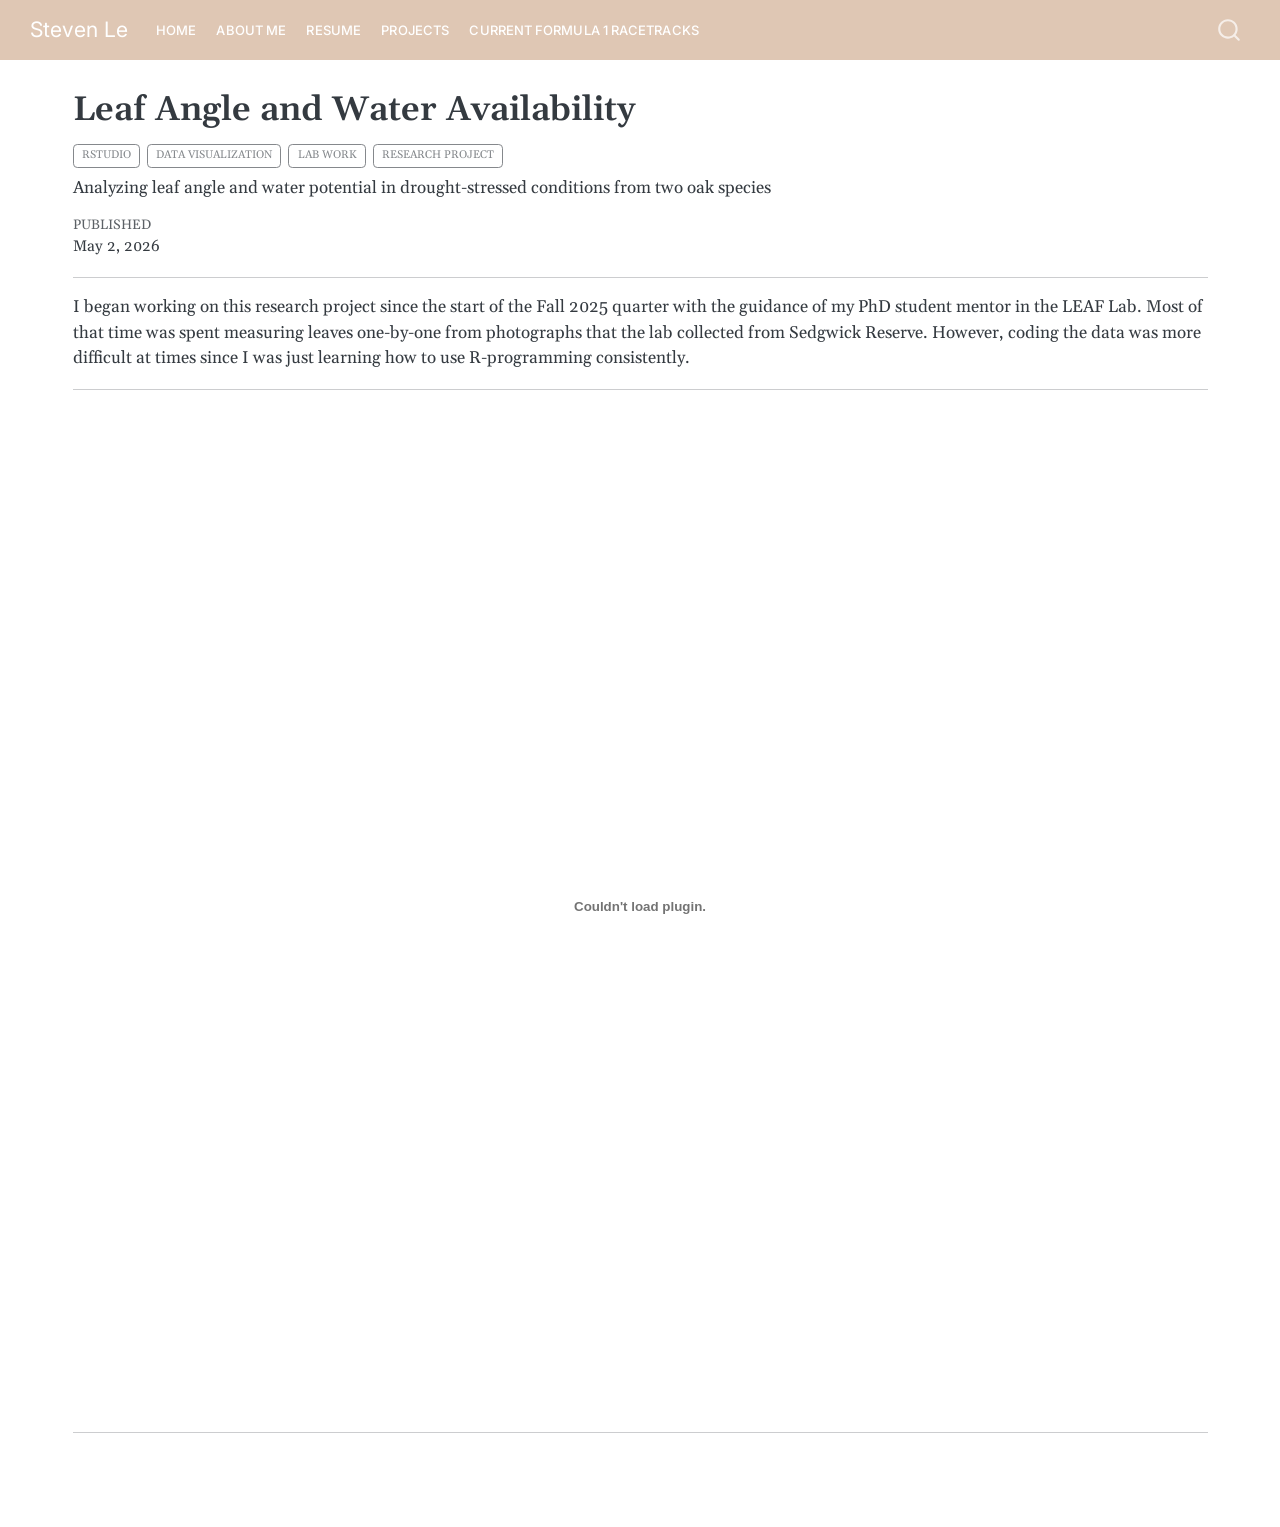
<file: docs/posts/2026-06-04-poster-post/index.html>
<!DOCTYPE html>
<html xmlns="http://www.w3.org/1999/xhtml" lang="en" xml:lang="en"><head>

<meta charset="utf-8">
<meta name="generator" content="quarto-1.9.37">

<meta name="viewport" content="width=device-width, initial-scale=1.0, user-scalable=yes">

<meta name="dcterms.date" content="2026-05-02">
<meta name="description" content="Analyzing leaf angle and water potential in drought-stressed conditions from two oak species">

<title>Leaf Angle and Water Availability – Steven Le</title>
<style>
/* Default styles provided by pandoc.
** See https://pandoc.org/MANUAL.html#variables-for-html for config info.
*/
code{white-space: pre-wrap;}
span.smallcaps{font-variant: small-caps;}
div.columns{display: flex; gap: min(4vw, 1.5em);}
div.column{flex: auto; overflow-x: auto;}
div.hanging-indent{margin-left: 1.5em; text-indent: -1.5em;}
ul.task-list{list-style: none;}
ul.task-list li input[type="checkbox"] {
  width: 0.8em;
  margin: 0 0.8em 0.2em -1em; /* quarto-specific, see https://github.com/quarto-dev/quarto-cli/issues/4556 */ 
  vertical-align: middle;
}
</style>


<script src="../../site_libs/quarto-nav/quarto-nav.js"></script>
<script src="../../site_libs/quarto-nav/headroom.min.js"></script>
<script src="../../site_libs/clipboard/clipboard.min.js"></script>
<script src="../../site_libs/quarto-search/autocomplete.umd.js"></script>
<script src="../../site_libs/quarto-search/fuse.min.js"></script>
<script src="../../site_libs/quarto-search/quarto-search.js"></script>
<meta name="quarto:offset" content="../../">
<script src="../../site_libs/quarto-html/quarto.js" type="module"></script>
<script src="../../site_libs/quarto-html/tabsets/tabsets.js" type="module"></script>
<script src="../../site_libs/quarto-html/popper.min.js"></script>
<script src="../../site_libs/quarto-html/tippy.umd.min.js"></script>
<script src="../../site_libs/quarto-html/anchor.min.js"></script>
<link href="../../site_libs/quarto-html/tippy.css" rel="stylesheet">
<link href="../../site_libs/quarto-html/quarto-syntax-highlighting-7f8f88aac4f3542376d5c11b86a4c14d.css" rel="stylesheet" id="quarto-text-highlighting-styles">
<script src="../../site_libs/bootstrap/bootstrap.min.js"></script>
<link href="../../site_libs/bootstrap/bootstrap-icons.css" rel="stylesheet">
<link href="../../site_libs/bootstrap/bootstrap-ac56514246ec92fec83504c8b664801d.min.css" rel="stylesheet" append-hash="true" id="quarto-bootstrap" data-mode="light">
<script id="quarto-search-options" type="application/json">{
  "location": "navbar",
  "copy-button": false,
  "collapse-after": 3,
  "panel-placement": "end",
  "type": "overlay",
  "limit": 50,
  "keyboard-shortcut": [
    "f",
    "/",
    "s"
  ],
  "show-item-context": false,
  "language": {
    "search-no-results-text": "No results",
    "search-matching-documents-text": "matching documents",
    "search-copy-link-title": "Copy link to search",
    "search-hide-matches-text": "Hide additional matches",
    "search-more-match-text": "more match in this document",
    "search-more-matches-text": "more matches in this document",
    "search-clear-button-title": "Clear",
    "search-text-placeholder": "",
    "search-detached-cancel-button-title": "Cancel",
    "search-submit-button-title": "Submit",
    "search-label": "Search"
  }
}</script>


</head>

<body class="nav-fixed quarto-light">

<div id="quarto-search-results"></div>
  <header id="quarto-header" class="headroom fixed-top">
    <nav class="navbar navbar-expand-lg " data-bs-theme="dark">
      <div class="navbar-container container-fluid">
      <div class="navbar-brand-container mx-auto">
    <a class="navbar-brand" href="../../index.html">
    <span class="navbar-title">Steven Le</span>
    </a>
  </div>
            <div id="quarto-search" class="" title="Search"></div>
          <button class="navbar-toggler" type="button" data-bs-toggle="collapse" data-bs-target="#navbarCollapse" aria-controls="navbarCollapse" role="menu" aria-expanded="false" aria-label="Toggle navigation" onclick="if (window.quartoToggleHeadroom) { window.quartoToggleHeadroom(); }">
  <span class="navbar-toggler-icon"></span>
</button>
          <div class="collapse navbar-collapse" id="navbarCollapse">
            <ul class="navbar-nav navbar-nav-scroll me-auto">
  <li class="nav-item">
    <a class="nav-link" href="../../index.html"> 
<span class="menu-text">Home</span></a>
  </li>  
  <li class="nav-item">
    <a class="nav-link" href="../../about.html"> 
<span class="menu-text">About Me</span></a>
  </li>  
  <li class="nav-item">
    <a class="nav-link" href="../../resume.html"> 
<span class="menu-text">Resume</span></a>
  </li>  
  <li class="nav-item">
    <a class="nav-link" href="../../projects.html"> 
<span class="menu-text">Projects</span></a>
  </li>  
  <li class="nav-item">
    <a class="nav-link" href="../../f1-racetracks.html"> 
<span class="menu-text">Current Formula 1 Racetracks</span></a>
  </li>  
</ul>
          </div> <!-- /navcollapse -->
            <div class="quarto-navbar-tools">
</div>
      </div> <!-- /container-fluid -->
    </nav>
</header>
<!-- content -->
<div id="quarto-content" class="quarto-container page-columns page-rows-contents page-layout-full page-navbar">
<!-- sidebar -->
<!-- margin-sidebar -->
    <div id="quarto-margin-sidebar" class="sidebar margin-sidebar zindex-bottom">
        
    </div>
<!-- main -->
<main class="content column-page" id="quarto-document-content">

<header id="title-block-header" class="quarto-title-block default">
<div class="quarto-title">
<h1 class="title">Leaf Angle and Water Availability</h1>
  <div class="quarto-categories">
    <div class="quarto-category">RStudio</div>
    <div class="quarto-category">Data Visualization</div>
    <div class="quarto-category">Lab Work</div>
    <div class="quarto-category">Research Project</div>
  </div>
  </div>

<div>
  <div class="description">
    Analyzing leaf angle and water potential in drought-stressed conditions from two oak species
  </div>
</div>


<div class="quarto-title-meta column-page">

    
    <div>
    <div class="quarto-title-meta-heading">Published</div>
    <div class="quarto-title-meta-contents">
      <p class="date">May 2, 2026</p>
    </div>
  </div>
  
    
  </div>
  


</header>


<hr>
<p>I began working on this research project since the start of the Fall 2025 quarter with the guidance of my PhD student mentor in the LEAF Lab. Most of that time was spent measuring leaves one-by-one from photographs that the lab collected from Sedgwick Reserve. However, coding the data was more difficult at times since I was just learning how to use R-programming consistently.</p>
<hr>
<p><embed src="leaf-poster.pdf" style="width:100.0%" height="1000"></p>
<hr>



</main> <!-- /main -->
<script id="quarto-html-after-body" type="application/javascript">
  window.document.addEventListener("DOMContentLoaded", function (event) {
    const icon = "";
    const anchorJS = new window.AnchorJS();
    anchorJS.options = {
      placement: 'right',
      icon: icon
    };
    anchorJS.add('.anchored');
    const isCodeAnnotation = (el) => {
      for (const clz of el.classList) {
        if (clz.startsWith('code-annotation-')) {                     
          return true;
        }
      }
      return false;
    }
    const onCopySuccess = function(e) {
      // button target
      const button = e.trigger;
      // don't keep focus
      button.blur();
      // flash "checked"
      button.classList.add('code-copy-button-checked');
      var currentTitle = button.getAttribute("title");
      button.setAttribute("title", "Copied!");
      let tooltip;
      if (window.bootstrap) {
        button.setAttribute("data-bs-toggle", "tooltip");
        button.setAttribute("data-bs-placement", "left");
        button.setAttribute("data-bs-title", "Copied!");
        tooltip = new bootstrap.Tooltip(button, 
          { trigger: "manual", 
            customClass: "code-copy-button-tooltip",
            offset: [0, -8]});
        tooltip.show();    
      }
      setTimeout(function() {
        if (tooltip) {
          tooltip.hide();
          button.removeAttribute("data-bs-title");
          button.removeAttribute("data-bs-toggle");
          button.removeAttribute("data-bs-placement");
        }
        button.setAttribute("title", currentTitle);
        button.classList.remove('code-copy-button-checked');
      }, 1000);
      // clear code selection
      e.clearSelection();
    }
    const getTextToCopy = function(trigger) {
      const outerScaffold = trigger.parentElement.cloneNode(true);
      const codeEl = outerScaffold.querySelector('code');
      for (const childEl of codeEl.children) {
        if (isCodeAnnotation(childEl)) {
          childEl.remove();
        }
      }
      return codeEl.innerText;
    }
    const clipboard = new window.ClipboardJS('.code-copy-button:not([data-in-quarto-modal])', {
      text: getTextToCopy
    });
    clipboard.on('success', onCopySuccess);
    if (window.document.getElementById('quarto-embedded-source-code-modal')) {
      const clipboardModal = new window.ClipboardJS('.code-copy-button[data-in-quarto-modal]', {
        text: getTextToCopy,
        container: window.document.getElementById('quarto-embedded-source-code-modal')
      });
      clipboardModal.on('success', onCopySuccess);
    }
      var localhostRegex = new RegExp(/^(?:http|https):\/\/localhost\:?[0-9]*\//);
      var mailtoRegex = new RegExp(/^mailto:/);
        var filterRegex = new RegExp('/' + window.location.host + '/');
      var isInternal = (href) => {
          return filterRegex.test(href) || localhostRegex.test(href) || mailtoRegex.test(href);
      }
      // Inspect non-navigation links and adorn them if external
     var links = window.document.querySelectorAll('a[href]:not(.nav-link):not(.navbar-brand):not(.toc-action):not(.sidebar-link):not(.sidebar-item-toggle):not(.pagination-link):not(.no-external):not([aria-hidden]):not(.dropdown-item):not(.quarto-navigation-tool):not(.about-link)');
      for (var i=0; i<links.length; i++) {
        const link = links[i];
        if (!isInternal(link.href)) {
          // undo the damage that might have been done by quarto-nav.js in the case of
          // links that we want to consider external
          if (link.dataset.originalHref !== undefined) {
            link.href = link.dataset.originalHref;
          }
        }
      }
    function tippyHover(el, contentFn, onTriggerFn, onUntriggerFn) {
      const config = {
        allowHTML: true,
        maxWidth: 500,
        delay: 100,
        arrow: false,
        appendTo: function(el) {
            return el.parentElement;
        },
        interactive: true,
        interactiveBorder: 10,
        theme: 'quarto',
        placement: 'bottom-start',
      };
      if (contentFn) {
        config.content = contentFn;
      }
      if (onTriggerFn) {
        config.onTrigger = onTriggerFn;
      }
      if (onUntriggerFn) {
        config.onUntrigger = onUntriggerFn;
      }
      window.tippy(el, config); 
    }
    const noterefs = window.document.querySelectorAll('a[role="doc-noteref"]');
    for (var i=0; i<noterefs.length; i++) {
      const ref = noterefs[i];
      tippyHover(ref, function() {
        // use id or data attribute instead here
        let href = ref.getAttribute('data-footnote-href') || ref.getAttribute('href');
        try { href = new URL(href).hash; } catch {}
        const id = href.replace(/^#\/?/, "");
        const note = window.document.getElementById(id);
        if (note) {
          return note.innerHTML;
        } else {
          return "";
        }
      });
    }
    const xrefs = window.document.querySelectorAll('a.quarto-xref');
    const processXRef = (id, note) => {
      // Strip column container classes
      const stripColumnClz = (el) => {
        el.classList.remove("page-full", "page-columns");
        if (el.children) {
          for (const child of el.children) {
            stripColumnClz(child);
          }
        }
      }
      stripColumnClz(note)
      if (id === null || id.startsWith('sec-')) {
        // Special case sections, only their first couple elements
        const container = document.createElement("div");
        if (note.children && note.children.length > 2) {
          container.appendChild(note.children[0].cloneNode(true));
          for (let i = 1; i < note.children.length; i++) {
            const child = note.children[i];
            if (child.tagName === "P" && child.innerText === "") {
              continue;
            } else {
              container.appendChild(child.cloneNode(true));
              break;
            }
          }
          if (window.Quarto?.typesetMath) {
            window.Quarto.typesetMath(container);
          }
          return container.innerHTML
        } else {
          if (window.Quarto?.typesetMath) {
            window.Quarto.typesetMath(note);
          }
          return note.innerHTML;
        }
      } else {
        // Remove any anchor links if they are present
        const anchorLink = note.querySelector('a.anchorjs-link');
        if (anchorLink) {
          anchorLink.remove();
        }
        if (window.Quarto?.typesetMath) {
          window.Quarto.typesetMath(note);
        }
        if (note.classList.contains("callout")) {
          return note.outerHTML;
        } else {
          return note.innerHTML;
        }
      }
    }
    for (var i=0; i<xrefs.length; i++) {
      const xref = xrefs[i];
      tippyHover(xref, undefined, function(instance) {
        instance.disable();
        let url = xref.getAttribute('href');
        let hash = undefined; 
        if (url.startsWith('#')) {
          hash = url;
        } else {
          try { hash = new URL(url).hash; } catch {}
        }
        if (hash) {
          const id = hash.replace(/^#\/?/, "");
          const note = window.document.getElementById(id);
          if (note !== null) {
            try {
              const html = processXRef(id, note.cloneNode(true));
              instance.setContent(html);
            } finally {
              instance.enable();
              instance.show();
            }
          } else {
            // See if we can fetch this
            fetch(url.split('#')[0])
            .then(res => res.text())
            .then(html => {
              const parser = new DOMParser();
              const htmlDoc = parser.parseFromString(html, "text/html");
              const note = htmlDoc.getElementById(id);
              if (note !== null) {
                const html = processXRef(id, note);
                instance.setContent(html);
              } 
            }).finally(() => {
              instance.enable();
              instance.show();
            });
          }
        } else {
          // See if we can fetch a full url (with no hash to target)
          // This is a special case and we should probably do some content thinning / targeting
          fetch(url)
          .then(res => res.text())
          .then(html => {
            const parser = new DOMParser();
            const htmlDoc = parser.parseFromString(html, "text/html");
            const note = htmlDoc.querySelector('main.content');
            if (note !== null) {
              // This should only happen for chapter cross references
              // (since there is no id in the URL)
              // remove the first header
              if (note.children.length > 0 && note.children[0].tagName === "HEADER") {
                note.children[0].remove();
              }
              const html = processXRef(null, note);
              instance.setContent(html);
            } 
          }).finally(() => {
            instance.enable();
            instance.show();
          });
        }
      }, function(instance) {
      });
    }
        let selectedAnnoteEl;
        const selectorForAnnotation = ( cell, annotation) => {
          let cellAttr = 'data-code-cell="' + cell + '"';
          let lineAttr = 'data-code-annotation="' +  annotation + '"';
          const selector = 'span[' + cellAttr + '][' + lineAttr + ']';
          return selector;
        }
        const selectCodeLines = (annoteEl) => {
          const doc = window.document;
          const targetCell = annoteEl.getAttribute("data-target-cell");
          const targetAnnotation = annoteEl.getAttribute("data-target-annotation");
          const annoteSpan = window.document.querySelector(selectorForAnnotation(targetCell, targetAnnotation));
          const lines = annoteSpan.getAttribute("data-code-lines").split(",");
          const lineIds = lines.map((line) => {
            return targetCell + "-" + line;
          })
          let top = null;
          let height = null;
          let parent = null;
          if (lineIds.length > 0) {
              //compute the position of the single el (top and bottom and make a div)
              const el = window.document.getElementById(lineIds[0]);
              top = el.offsetTop;
              height = el.offsetHeight;
              parent = el.parentElement.parentElement;
            if (lineIds.length > 1) {
              const lastEl = window.document.getElementById(lineIds[lineIds.length - 1]);
              const bottom = lastEl.offsetTop + lastEl.offsetHeight;
              height = bottom - top;
            }
            if (top !== null && height !== null && parent !== null) {
              // cook up a div (if necessary) and position it 
              let div = window.document.getElementById("code-annotation-line-highlight");
              if (div === null) {
                div = window.document.createElement("div");
                div.setAttribute("id", "code-annotation-line-highlight");
                div.style.position = 'absolute';
                parent.appendChild(div);
              }
              div.style.top = top - 2 + "px";
              div.style.height = height + 4 + "px";
              div.style.left = 0;
              let gutterDiv = window.document.getElementById("code-annotation-line-highlight-gutter");
              if (gutterDiv === null) {
                gutterDiv = window.document.createElement("div");
                gutterDiv.setAttribute("id", "code-annotation-line-highlight-gutter");
                gutterDiv.style.position = 'absolute';
                const codeCell = window.document.getElementById(targetCell);
                const gutter = codeCell.querySelector('.code-annotation-gutter');
                gutter.appendChild(gutterDiv);
              }
              gutterDiv.style.top = top - 2 + "px";
              gutterDiv.style.height = height + 4 + "px";
            }
            selectedAnnoteEl = annoteEl;
          }
        };
        const unselectCodeLines = () => {
          const elementsIds = ["code-annotation-line-highlight", "code-annotation-line-highlight-gutter"];
          elementsIds.forEach((elId) => {
            const div = window.document.getElementById(elId);
            if (div) {
              div.remove();
            }
          });
          selectedAnnoteEl = undefined;
        };
          // Handle positioning of the toggle
      window.addEventListener(
        "resize",
        throttle(() => {
          elRect = undefined;
          if (selectedAnnoteEl) {
            selectCodeLines(selectedAnnoteEl);
          }
        }, 10)
      );
      function throttle(fn, ms) {
      let throttle = false;
      let timer;
        return (...args) => {
          if(!throttle) { // first call gets through
              fn.apply(this, args);
              throttle = true;
          } else { // all the others get throttled
              if(timer) clearTimeout(timer); // cancel #2
              timer = setTimeout(() => {
                fn.apply(this, args);
                timer = throttle = false;
              }, ms);
          }
        };
      }
        // Attach click handler to the DT
        const annoteDls = window.document.querySelectorAll('dt[data-target-cell]');
        for (const annoteDlNode of annoteDls) {
          annoteDlNode.addEventListener('click', (event) => {
            const clickedEl = event.target;
            if (clickedEl !== selectedAnnoteEl) {
              unselectCodeLines();
              const activeEl = window.document.querySelector('dt[data-target-cell].code-annotation-active');
              if (activeEl) {
                activeEl.classList.remove('code-annotation-active');
              }
              selectCodeLines(clickedEl);
              clickedEl.classList.add('code-annotation-active');
            } else {
              // Unselect the line
              unselectCodeLines();
              clickedEl.classList.remove('code-annotation-active');
            }
          });
        }
    const findCites = (el) => {
      const parentEl = el.parentElement;
      if (parentEl) {
        const cites = parentEl.dataset.cites;
        if (cites) {
          return {
            el,
            cites: cites.split(' ')
          };
        } else {
          return findCites(el.parentElement)
        }
      } else {
        return undefined;
      }
    };
    var bibliorefs = window.document.querySelectorAll('a[role="doc-biblioref"]');
    for (var i=0; i<bibliorefs.length; i++) {
      const ref = bibliorefs[i];
      const citeInfo = findCites(ref);
      if (citeInfo) {
        tippyHover(citeInfo.el, function() {
          var popup = window.document.createElement('div');
          citeInfo.cites.forEach(function(cite) {
            var citeDiv = window.document.createElement('div');
            citeDiv.classList.add('hanging-indent');
            citeDiv.classList.add('csl-entry');
            var biblioDiv = window.document.getElementById('ref-' + cite);
            if (biblioDiv) {
              citeDiv.innerHTML = biblioDiv.innerHTML;
            }
            popup.appendChild(citeDiv);
          });
          return popup.innerHTML;
        });
      }
    }
  });
  </script>
</div> <!-- /content -->




</body></html>
</file>
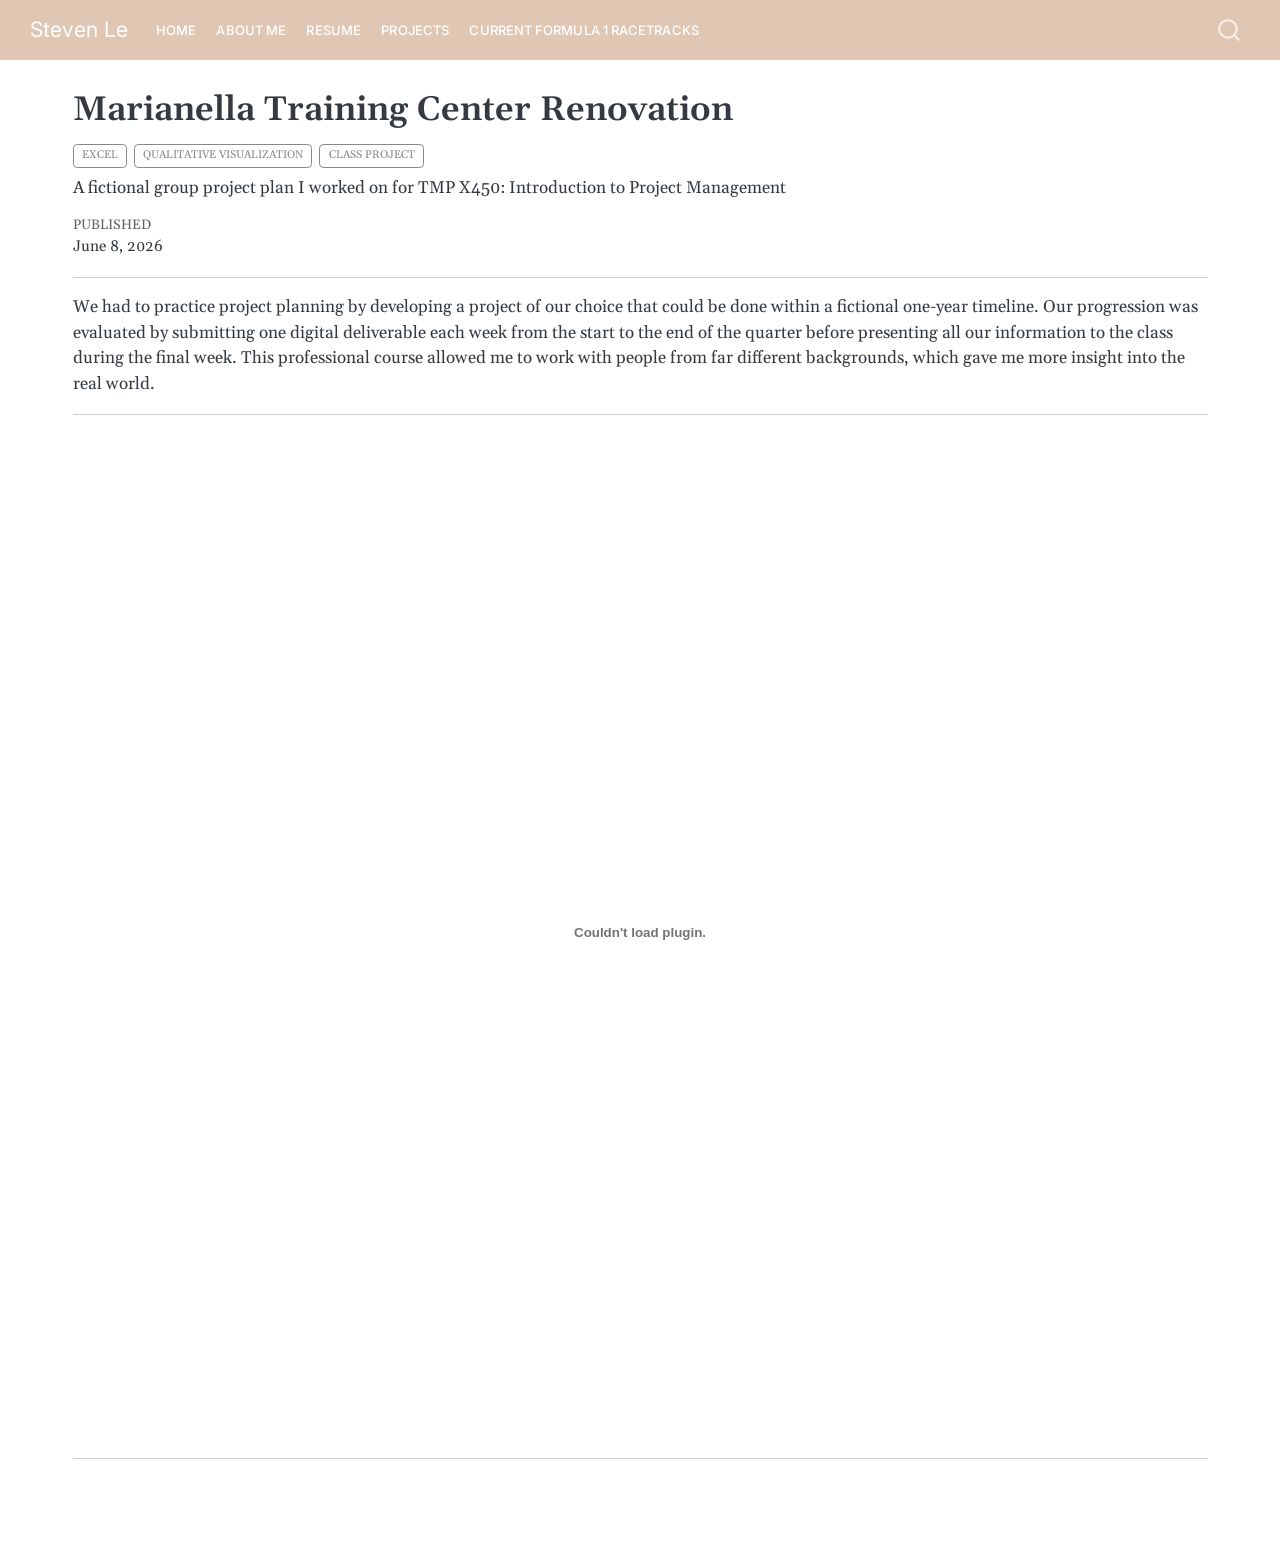
<file: docs/posts/2026-06-24-fictional-post/index.html>
<!DOCTYPE html>
<html xmlns="http://www.w3.org/1999/xhtml" lang="en" xml:lang="en"><head>

<meta charset="utf-8">
<meta name="generator" content="quarto-1.9.37">

<meta name="viewport" content="width=device-width, initial-scale=1.0, user-scalable=yes">

<meta name="dcterms.date" content="2026-06-08">
<meta name="description" content="A fictional group project plan I worked on for TMP X450: Introduction to Project Management">

<title>Marianella Training Center Renovation – Steven Le</title>
<style>
/* Default styles provided by pandoc.
** See https://pandoc.org/MANUAL.html#variables-for-html for config info.
*/
code{white-space: pre-wrap;}
span.smallcaps{font-variant: small-caps;}
div.columns{display: flex; gap: min(4vw, 1.5em);}
div.column{flex: auto; overflow-x: auto;}
div.hanging-indent{margin-left: 1.5em; text-indent: -1.5em;}
ul.task-list{list-style: none;}
ul.task-list li input[type="checkbox"] {
  width: 0.8em;
  margin: 0 0.8em 0.2em -1em; /* quarto-specific, see https://github.com/quarto-dev/quarto-cli/issues/4556 */ 
  vertical-align: middle;
}
</style>


<script src="../../site_libs/quarto-nav/quarto-nav.js"></script>
<script src="../../site_libs/quarto-nav/headroom.min.js"></script>
<script src="../../site_libs/clipboard/clipboard.min.js"></script>
<script src="../../site_libs/quarto-search/autocomplete.umd.js"></script>
<script src="../../site_libs/quarto-search/fuse.min.js"></script>
<script src="../../site_libs/quarto-search/quarto-search.js"></script>
<meta name="quarto:offset" content="../../">
<script src="../../site_libs/quarto-html/quarto.js" type="module"></script>
<script src="../../site_libs/quarto-html/tabsets/tabsets.js" type="module"></script>
<script src="../../site_libs/quarto-html/popper.min.js"></script>
<script src="../../site_libs/quarto-html/tippy.umd.min.js"></script>
<script src="../../site_libs/quarto-html/anchor.min.js"></script>
<link href="../../site_libs/quarto-html/tippy.css" rel="stylesheet">
<link href="../../site_libs/quarto-html/quarto-syntax-highlighting-7f8f88aac4f3542376d5c11b86a4c14d.css" rel="stylesheet" id="quarto-text-highlighting-styles">
<script src="../../site_libs/bootstrap/bootstrap.min.js"></script>
<link href="../../site_libs/bootstrap/bootstrap-icons.css" rel="stylesheet">
<link href="../../site_libs/bootstrap/bootstrap-ac56514246ec92fec83504c8b664801d.min.css" rel="stylesheet" append-hash="true" id="quarto-bootstrap" data-mode="light">
<script id="quarto-search-options" type="application/json">{
  "location": "navbar",
  "copy-button": false,
  "collapse-after": 3,
  "panel-placement": "end",
  "type": "overlay",
  "limit": 50,
  "keyboard-shortcut": [
    "f",
    "/",
    "s"
  ],
  "show-item-context": false,
  "language": {
    "search-no-results-text": "No results",
    "search-matching-documents-text": "matching documents",
    "search-copy-link-title": "Copy link to search",
    "search-hide-matches-text": "Hide additional matches",
    "search-more-match-text": "more match in this document",
    "search-more-matches-text": "more matches in this document",
    "search-clear-button-title": "Clear",
    "search-text-placeholder": "",
    "search-detached-cancel-button-title": "Cancel",
    "search-submit-button-title": "Submit",
    "search-label": "Search"
  }
}</script>


</head>

<body class="nav-fixed quarto-light">

<div id="quarto-search-results"></div>
  <header id="quarto-header" class="headroom fixed-top">
    <nav class="navbar navbar-expand-lg " data-bs-theme="dark">
      <div class="navbar-container container-fluid">
      <div class="navbar-brand-container mx-auto">
    <a class="navbar-brand" href="../../index.html">
    <span class="navbar-title">Steven Le</span>
    </a>
  </div>
            <div id="quarto-search" class="" title="Search"></div>
          <button class="navbar-toggler" type="button" data-bs-toggle="collapse" data-bs-target="#navbarCollapse" aria-controls="navbarCollapse" role="menu" aria-expanded="false" aria-label="Toggle navigation" onclick="if (window.quartoToggleHeadroom) { window.quartoToggleHeadroom(); }">
  <span class="navbar-toggler-icon"></span>
</button>
          <div class="collapse navbar-collapse" id="navbarCollapse">
            <ul class="navbar-nav navbar-nav-scroll me-auto">
  <li class="nav-item">
    <a class="nav-link" href="../../index.html"> 
<span class="menu-text">Home</span></a>
  </li>  
  <li class="nav-item">
    <a class="nav-link" href="../../about.html"> 
<span class="menu-text">About Me</span></a>
  </li>  
  <li class="nav-item">
    <a class="nav-link" href="../../resume.html"> 
<span class="menu-text">Resume</span></a>
  </li>  
  <li class="nav-item">
    <a class="nav-link" href="../../projects.html"> 
<span class="menu-text">Projects</span></a>
  </li>  
  <li class="nav-item">
    <a class="nav-link" href="../../f1-racetracks.html"> 
<span class="menu-text">Current Formula 1 Racetracks</span></a>
  </li>  
</ul>
          </div> <!-- /navcollapse -->
            <div class="quarto-navbar-tools">
</div>
      </div> <!-- /container-fluid -->
    </nav>
</header>
<!-- content -->
<div id="quarto-content" class="quarto-container page-columns page-rows-contents page-layout-full page-navbar">
<!-- sidebar -->
<!-- margin-sidebar -->
    <div id="quarto-margin-sidebar" class="sidebar margin-sidebar zindex-bottom">
        
    </div>
<!-- main -->
<main class="content column-page" id="quarto-document-content">

<header id="title-block-header" class="quarto-title-block default">
<div class="quarto-title">
<h1 class="title">Marianella Training Center Renovation</h1>
  <div class="quarto-categories">
    <div class="quarto-category">Excel</div>
    <div class="quarto-category">Qualitative Visualization</div>
    <div class="quarto-category">Class Project</div>
  </div>
  </div>

<div>
  <div class="description">
    A fictional group project plan I worked on for TMP X450: Introduction to Project Management
  </div>
</div>


<div class="quarto-title-meta column-page">

    
    <div>
    <div class="quarto-title-meta-heading">Published</div>
    <div class="quarto-title-meta-contents">
      <p class="date">June 8, 2026</p>
    </div>
  </div>
  
    
  </div>
  


</header>


<hr>
<p>We had to practice project planning by developing a project of our choice that could be done within a fictional one-year timeline. Our progression was evaluated by submitting one digital deliverable each week from the start to the end of the quarter before presenting all our information to the class during the final week. This professional course allowed me to work with people from far different backgrounds, which gave me more insight into the real world.</p>
<hr>
<p><embed src="final_presentation.pdf" style="width:100.0%" height="1000"></p>
<hr>



</main> <!-- /main -->
<script id="quarto-html-after-body" type="application/javascript">
  window.document.addEventListener("DOMContentLoaded", function (event) {
    const icon = "";
    const anchorJS = new window.AnchorJS();
    anchorJS.options = {
      placement: 'right',
      icon: icon
    };
    anchorJS.add('.anchored');
    const isCodeAnnotation = (el) => {
      for (const clz of el.classList) {
        if (clz.startsWith('code-annotation-')) {                     
          return true;
        }
      }
      return false;
    }
    const onCopySuccess = function(e) {
      // button target
      const button = e.trigger;
      // don't keep focus
      button.blur();
      // flash "checked"
      button.classList.add('code-copy-button-checked');
      var currentTitle = button.getAttribute("title");
      button.setAttribute("title", "Copied!");
      let tooltip;
      if (window.bootstrap) {
        button.setAttribute("data-bs-toggle", "tooltip");
        button.setAttribute("data-bs-placement", "left");
        button.setAttribute("data-bs-title", "Copied!");
        tooltip = new bootstrap.Tooltip(button, 
          { trigger: "manual", 
            customClass: "code-copy-button-tooltip",
            offset: [0, -8]});
        tooltip.show();    
      }
      setTimeout(function() {
        if (tooltip) {
          tooltip.hide();
          button.removeAttribute("data-bs-title");
          button.removeAttribute("data-bs-toggle");
          button.removeAttribute("data-bs-placement");
        }
        button.setAttribute("title", currentTitle);
        button.classList.remove('code-copy-button-checked');
      }, 1000);
      // clear code selection
      e.clearSelection();
    }
    const getTextToCopy = function(trigger) {
      const outerScaffold = trigger.parentElement.cloneNode(true);
      const codeEl = outerScaffold.querySelector('code');
      for (const childEl of codeEl.children) {
        if (isCodeAnnotation(childEl)) {
          childEl.remove();
        }
      }
      return codeEl.innerText;
    }
    const clipboard = new window.ClipboardJS('.code-copy-button:not([data-in-quarto-modal])', {
      text: getTextToCopy
    });
    clipboard.on('success', onCopySuccess);
    if (window.document.getElementById('quarto-embedded-source-code-modal')) {
      const clipboardModal = new window.ClipboardJS('.code-copy-button[data-in-quarto-modal]', {
        text: getTextToCopy,
        container: window.document.getElementById('quarto-embedded-source-code-modal')
      });
      clipboardModal.on('success', onCopySuccess);
    }
      var localhostRegex = new RegExp(/^(?:http|https):\/\/localhost\:?[0-9]*\//);
      var mailtoRegex = new RegExp(/^mailto:/);
        var filterRegex = new RegExp('/' + window.location.host + '/');
      var isInternal = (href) => {
          return filterRegex.test(href) || localhostRegex.test(href) || mailtoRegex.test(href);
      }
      // Inspect non-navigation links and adorn them if external
     var links = window.document.querySelectorAll('a[href]:not(.nav-link):not(.navbar-brand):not(.toc-action):not(.sidebar-link):not(.sidebar-item-toggle):not(.pagination-link):not(.no-external):not([aria-hidden]):not(.dropdown-item):not(.quarto-navigation-tool):not(.about-link)');
      for (var i=0; i<links.length; i++) {
        const link = links[i];
        if (!isInternal(link.href)) {
          // undo the damage that might have been done by quarto-nav.js in the case of
          // links that we want to consider external
          if (link.dataset.originalHref !== undefined) {
            link.href = link.dataset.originalHref;
          }
        }
      }
    function tippyHover(el, contentFn, onTriggerFn, onUntriggerFn) {
      const config = {
        allowHTML: true,
        maxWidth: 500,
        delay: 100,
        arrow: false,
        appendTo: function(el) {
            return el.parentElement;
        },
        interactive: true,
        interactiveBorder: 10,
        theme: 'quarto',
        placement: 'bottom-start',
      };
      if (contentFn) {
        config.content = contentFn;
      }
      if (onTriggerFn) {
        config.onTrigger = onTriggerFn;
      }
      if (onUntriggerFn) {
        config.onUntrigger = onUntriggerFn;
      }
      window.tippy(el, config); 
    }
    const noterefs = window.document.querySelectorAll('a[role="doc-noteref"]');
    for (var i=0; i<noterefs.length; i++) {
      const ref = noterefs[i];
      tippyHover(ref, function() {
        // use id or data attribute instead here
        let href = ref.getAttribute('data-footnote-href') || ref.getAttribute('href');
        try { href = new URL(href).hash; } catch {}
        const id = href.replace(/^#\/?/, "");
        const note = window.document.getElementById(id);
        if (note) {
          return note.innerHTML;
        } else {
          return "";
        }
      });
    }
    const xrefs = window.document.querySelectorAll('a.quarto-xref');
    const processXRef = (id, note) => {
      // Strip column container classes
      const stripColumnClz = (el) => {
        el.classList.remove("page-full", "page-columns");
        if (el.children) {
          for (const child of el.children) {
            stripColumnClz(child);
          }
        }
      }
      stripColumnClz(note)
      if (id === null || id.startsWith('sec-')) {
        // Special case sections, only their first couple elements
        const container = document.createElement("div");
        if (note.children && note.children.length > 2) {
          container.appendChild(note.children[0].cloneNode(true));
          for (let i = 1; i < note.children.length; i++) {
            const child = note.children[i];
            if (child.tagName === "P" && child.innerText === "") {
              continue;
            } else {
              container.appendChild(child.cloneNode(true));
              break;
            }
          }
          if (window.Quarto?.typesetMath) {
            window.Quarto.typesetMath(container);
          }
          return container.innerHTML
        } else {
          if (window.Quarto?.typesetMath) {
            window.Quarto.typesetMath(note);
          }
          return note.innerHTML;
        }
      } else {
        // Remove any anchor links if they are present
        const anchorLink = note.querySelector('a.anchorjs-link');
        if (anchorLink) {
          anchorLink.remove();
        }
        if (window.Quarto?.typesetMath) {
          window.Quarto.typesetMath(note);
        }
        if (note.classList.contains("callout")) {
          return note.outerHTML;
        } else {
          return note.innerHTML;
        }
      }
    }
    for (var i=0; i<xrefs.length; i++) {
      const xref = xrefs[i];
      tippyHover(xref, undefined, function(instance) {
        instance.disable();
        let url = xref.getAttribute('href');
        let hash = undefined; 
        if (url.startsWith('#')) {
          hash = url;
        } else {
          try { hash = new URL(url).hash; } catch {}
        }
        if (hash) {
          const id = hash.replace(/^#\/?/, "");
          const note = window.document.getElementById(id);
          if (note !== null) {
            try {
              const html = processXRef(id, note.cloneNode(true));
              instance.setContent(html);
            } finally {
              instance.enable();
              instance.show();
            }
          } else {
            // See if we can fetch this
            fetch(url.split('#')[0])
            .then(res => res.text())
            .then(html => {
              const parser = new DOMParser();
              const htmlDoc = parser.parseFromString(html, "text/html");
              const note = htmlDoc.getElementById(id);
              if (note !== null) {
                const html = processXRef(id, note);
                instance.setContent(html);
              } 
            }).finally(() => {
              instance.enable();
              instance.show();
            });
          }
        } else {
          // See if we can fetch a full url (with no hash to target)
          // This is a special case and we should probably do some content thinning / targeting
          fetch(url)
          .then(res => res.text())
          .then(html => {
            const parser = new DOMParser();
            const htmlDoc = parser.parseFromString(html, "text/html");
            const note = htmlDoc.querySelector('main.content');
            if (note !== null) {
              // This should only happen for chapter cross references
              // (since there is no id in the URL)
              // remove the first header
              if (note.children.length > 0 && note.children[0].tagName === "HEADER") {
                note.children[0].remove();
              }
              const html = processXRef(null, note);
              instance.setContent(html);
            } 
          }).finally(() => {
            instance.enable();
            instance.show();
          });
        }
      }, function(instance) {
      });
    }
        let selectedAnnoteEl;
        const selectorForAnnotation = ( cell, annotation) => {
          let cellAttr = 'data-code-cell="' + cell + '"';
          let lineAttr = 'data-code-annotation="' +  annotation + '"';
          const selector = 'span[' + cellAttr + '][' + lineAttr + ']';
          return selector;
        }
        const selectCodeLines = (annoteEl) => {
          const doc = window.document;
          const targetCell = annoteEl.getAttribute("data-target-cell");
          const targetAnnotation = annoteEl.getAttribute("data-target-annotation");
          const annoteSpan = window.document.querySelector(selectorForAnnotation(targetCell, targetAnnotation));
          const lines = annoteSpan.getAttribute("data-code-lines").split(",");
          const lineIds = lines.map((line) => {
            return targetCell + "-" + line;
          })
          let top = null;
          let height = null;
          let parent = null;
          if (lineIds.length > 0) {
              //compute the position of the single el (top and bottom and make a div)
              const el = window.document.getElementById(lineIds[0]);
              top = el.offsetTop;
              height = el.offsetHeight;
              parent = el.parentElement.parentElement;
            if (lineIds.length > 1) {
              const lastEl = window.document.getElementById(lineIds[lineIds.length - 1]);
              const bottom = lastEl.offsetTop + lastEl.offsetHeight;
              height = bottom - top;
            }
            if (top !== null && height !== null && parent !== null) {
              // cook up a div (if necessary) and position it 
              let div = window.document.getElementById("code-annotation-line-highlight");
              if (div === null) {
                div = window.document.createElement("div");
                div.setAttribute("id", "code-annotation-line-highlight");
                div.style.position = 'absolute';
                parent.appendChild(div);
              }
              div.style.top = top - 2 + "px";
              div.style.height = height + 4 + "px";
              div.style.left = 0;
              let gutterDiv = window.document.getElementById("code-annotation-line-highlight-gutter");
              if (gutterDiv === null) {
                gutterDiv = window.document.createElement("div");
                gutterDiv.setAttribute("id", "code-annotation-line-highlight-gutter");
                gutterDiv.style.position = 'absolute';
                const codeCell = window.document.getElementById(targetCell);
                const gutter = codeCell.querySelector('.code-annotation-gutter');
                gutter.appendChild(gutterDiv);
              }
              gutterDiv.style.top = top - 2 + "px";
              gutterDiv.style.height = height + 4 + "px";
            }
            selectedAnnoteEl = annoteEl;
          }
        };
        const unselectCodeLines = () => {
          const elementsIds = ["code-annotation-line-highlight", "code-annotation-line-highlight-gutter"];
          elementsIds.forEach((elId) => {
            const div = window.document.getElementById(elId);
            if (div) {
              div.remove();
            }
          });
          selectedAnnoteEl = undefined;
        };
          // Handle positioning of the toggle
      window.addEventListener(
        "resize",
        throttle(() => {
          elRect = undefined;
          if (selectedAnnoteEl) {
            selectCodeLines(selectedAnnoteEl);
          }
        }, 10)
      );
      function throttle(fn, ms) {
      let throttle = false;
      let timer;
        return (...args) => {
          if(!throttle) { // first call gets through
              fn.apply(this, args);
              throttle = true;
          } else { // all the others get throttled
              if(timer) clearTimeout(timer); // cancel #2
              timer = setTimeout(() => {
                fn.apply(this, args);
                timer = throttle = false;
              }, ms);
          }
        };
      }
        // Attach click handler to the DT
        const annoteDls = window.document.querySelectorAll('dt[data-target-cell]');
        for (const annoteDlNode of annoteDls) {
          annoteDlNode.addEventListener('click', (event) => {
            const clickedEl = event.target;
            if (clickedEl !== selectedAnnoteEl) {
              unselectCodeLines();
              const activeEl = window.document.querySelector('dt[data-target-cell].code-annotation-active');
              if (activeEl) {
                activeEl.classList.remove('code-annotation-active');
              }
              selectCodeLines(clickedEl);
              clickedEl.classList.add('code-annotation-active');
            } else {
              // Unselect the line
              unselectCodeLines();
              clickedEl.classList.remove('code-annotation-active');
            }
          });
        }
    const findCites = (el) => {
      const parentEl = el.parentElement;
      if (parentEl) {
        const cites = parentEl.dataset.cites;
        if (cites) {
          return {
            el,
            cites: cites.split(' ')
          };
        } else {
          return findCites(el.parentElement)
        }
      } else {
        return undefined;
      }
    };
    var bibliorefs = window.document.querySelectorAll('a[role="doc-biblioref"]');
    for (var i=0; i<bibliorefs.length; i++) {
      const ref = bibliorefs[i];
      const citeInfo = findCites(ref);
      if (citeInfo) {
        tippyHover(citeInfo.el, function() {
          var popup = window.document.createElement('div');
          citeInfo.cites.forEach(function(cite) {
            var citeDiv = window.document.createElement('div');
            citeDiv.classList.add('hanging-indent');
            citeDiv.classList.add('csl-entry');
            var biblioDiv = window.document.getElementById('ref-' + cite);
            if (biblioDiv) {
              citeDiv.innerHTML = biblioDiv.innerHTML;
            }
            popup.appendChild(citeDiv);
          });
          return popup.innerHTML;
        });
      }
    }
  });
  </script>
</div> <!-- /content -->




</body></html>
</file>
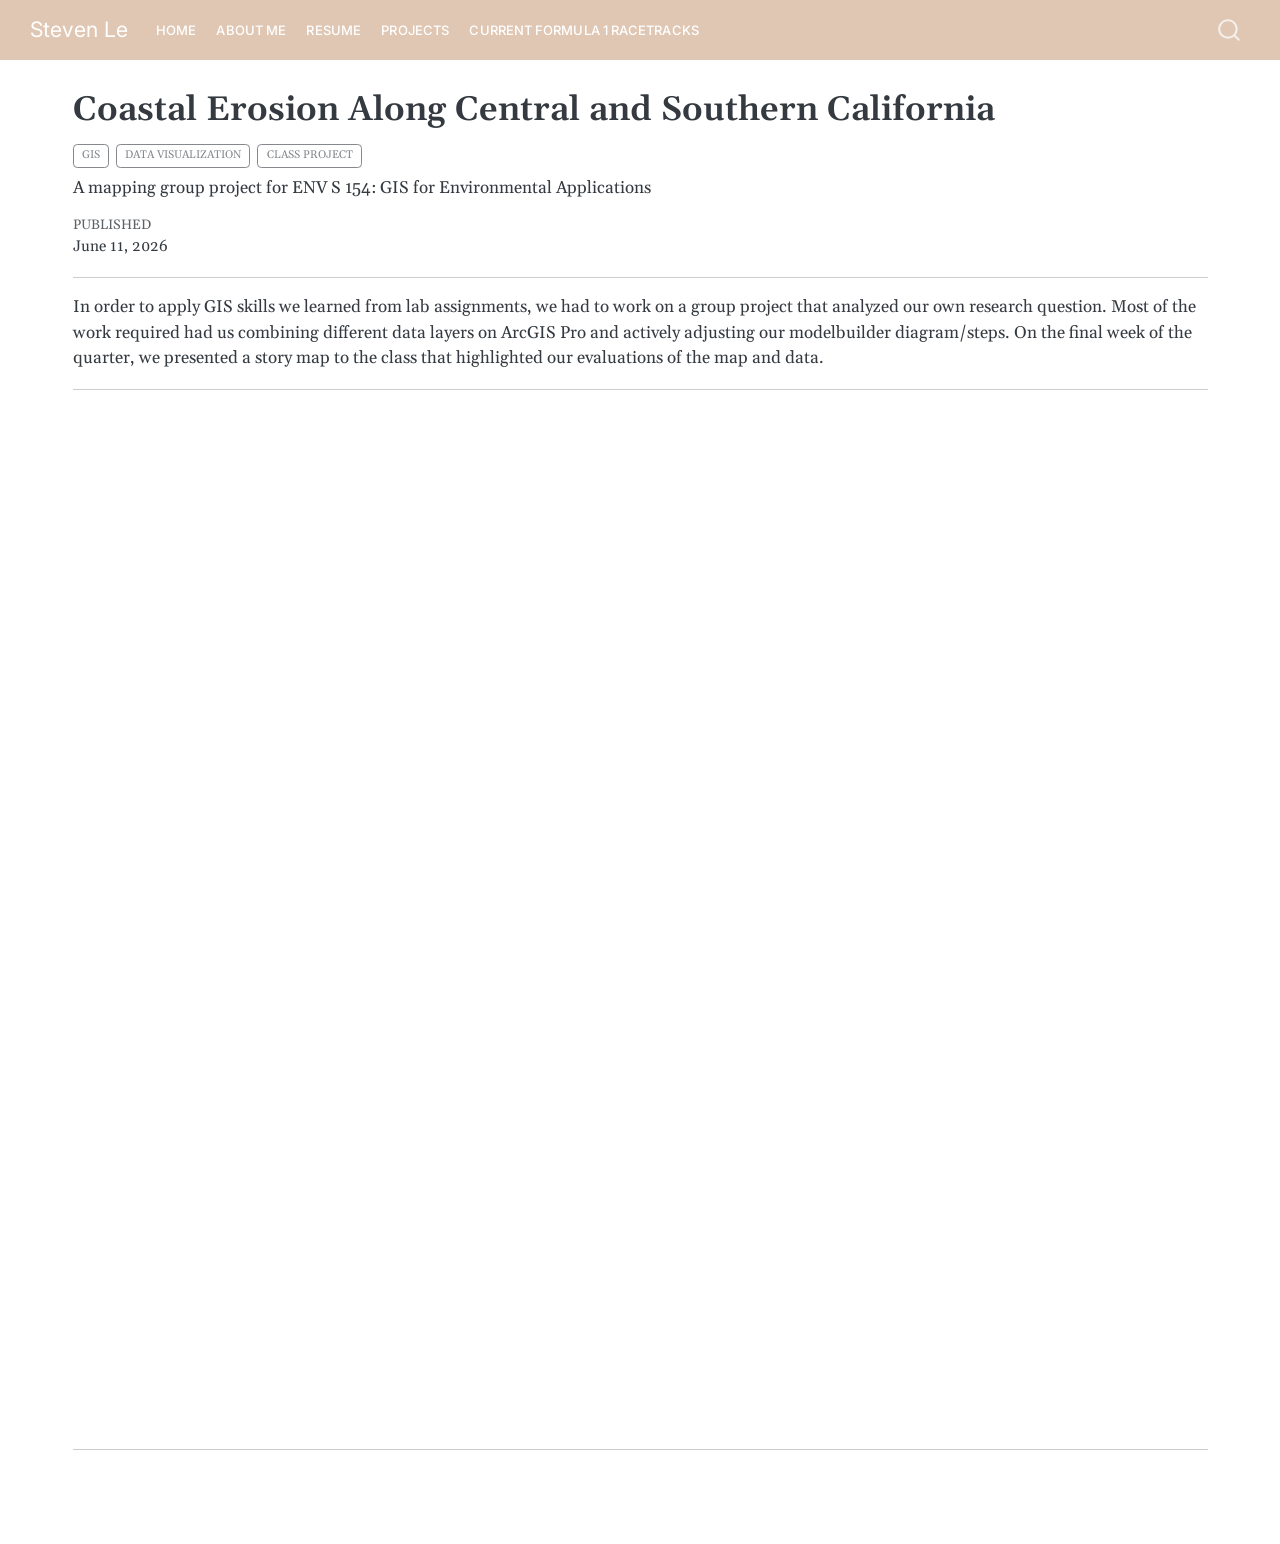
<file: docs/posts/2026-06-24-gis-post/index.html>
<!DOCTYPE html>
<html xmlns="http://www.w3.org/1999/xhtml" lang="en" xml:lang="en"><head>

<meta charset="utf-8">
<meta name="generator" content="quarto-1.9.37">

<meta name="viewport" content="width=device-width, initial-scale=1.0, user-scalable=yes">

<meta name="dcterms.date" content="2026-06-11">
<meta name="description" content="A mapping group project for ENV S 154: GIS for Environmental Applications">

<title>Coastal Erosion Along Central and Southern California – Steven Le</title>
<style>
/* Default styles provided by pandoc.
** See https://pandoc.org/MANUAL.html#variables-for-html for config info.
*/
code{white-space: pre-wrap;}
span.smallcaps{font-variant: small-caps;}
div.columns{display: flex; gap: min(4vw, 1.5em);}
div.column{flex: auto; overflow-x: auto;}
div.hanging-indent{margin-left: 1.5em; text-indent: -1.5em;}
ul.task-list{list-style: none;}
ul.task-list li input[type="checkbox"] {
  width: 0.8em;
  margin: 0 0.8em 0.2em -1em; /* quarto-specific, see https://github.com/quarto-dev/quarto-cli/issues/4556 */ 
  vertical-align: middle;
}
</style>


<script src="../../site_libs/quarto-nav/quarto-nav.js"></script>
<script src="../../site_libs/quarto-nav/headroom.min.js"></script>
<script src="../../site_libs/clipboard/clipboard.min.js"></script>
<script src="../../site_libs/quarto-search/autocomplete.umd.js"></script>
<script src="../../site_libs/quarto-search/fuse.min.js"></script>
<script src="../../site_libs/quarto-search/quarto-search.js"></script>
<meta name="quarto:offset" content="../../">
<script src="../../site_libs/quarto-html/quarto.js" type="module"></script>
<script src="../../site_libs/quarto-html/tabsets/tabsets.js" type="module"></script>
<script src="../../site_libs/quarto-html/popper.min.js"></script>
<script src="../../site_libs/quarto-html/tippy.umd.min.js"></script>
<script src="../../site_libs/quarto-html/anchor.min.js"></script>
<link href="../../site_libs/quarto-html/tippy.css" rel="stylesheet">
<link href="../../site_libs/quarto-html/quarto-syntax-highlighting-7f8f88aac4f3542376d5c11b86a4c14d.css" rel="stylesheet" id="quarto-text-highlighting-styles">
<script src="../../site_libs/bootstrap/bootstrap.min.js"></script>
<link href="../../site_libs/bootstrap/bootstrap-icons.css" rel="stylesheet">
<link href="../../site_libs/bootstrap/bootstrap-ac56514246ec92fec83504c8b664801d.min.css" rel="stylesheet" append-hash="true" id="quarto-bootstrap" data-mode="light">
<script id="quarto-search-options" type="application/json">{
  "location": "navbar",
  "copy-button": false,
  "collapse-after": 3,
  "panel-placement": "end",
  "type": "overlay",
  "limit": 50,
  "keyboard-shortcut": [
    "f",
    "/",
    "s"
  ],
  "show-item-context": false,
  "language": {
    "search-no-results-text": "No results",
    "search-matching-documents-text": "matching documents",
    "search-copy-link-title": "Copy link to search",
    "search-hide-matches-text": "Hide additional matches",
    "search-more-match-text": "more match in this document",
    "search-more-matches-text": "more matches in this document",
    "search-clear-button-title": "Clear",
    "search-text-placeholder": "",
    "search-detached-cancel-button-title": "Cancel",
    "search-submit-button-title": "Submit",
    "search-label": "Search"
  }
}</script>


</head>

<body class="nav-fixed quarto-light">

<div id="quarto-search-results"></div>
  <header id="quarto-header" class="headroom fixed-top">
    <nav class="navbar navbar-expand-lg " data-bs-theme="dark">
      <div class="navbar-container container-fluid">
      <div class="navbar-brand-container mx-auto">
    <a class="navbar-brand" href="../../index.html">
    <span class="navbar-title">Steven Le</span>
    </a>
  </div>
            <div id="quarto-search" class="" title="Search"></div>
          <button class="navbar-toggler" type="button" data-bs-toggle="collapse" data-bs-target="#navbarCollapse" aria-controls="navbarCollapse" role="menu" aria-expanded="false" aria-label="Toggle navigation" onclick="if (window.quartoToggleHeadroom) { window.quartoToggleHeadroom(); }">
  <span class="navbar-toggler-icon"></span>
</button>
          <div class="collapse navbar-collapse" id="navbarCollapse">
            <ul class="navbar-nav navbar-nav-scroll me-auto">
  <li class="nav-item">
    <a class="nav-link" href="../../index.html"> 
<span class="menu-text">Home</span></a>
  </li>  
  <li class="nav-item">
    <a class="nav-link" href="../../about.html"> 
<span class="menu-text">About Me</span></a>
  </li>  
  <li class="nav-item">
    <a class="nav-link" href="../../resume.html"> 
<span class="menu-text">Resume</span></a>
  </li>  
  <li class="nav-item">
    <a class="nav-link" href="../../projects.html"> 
<span class="menu-text">Projects</span></a>
  </li>  
  <li class="nav-item">
    <a class="nav-link" href="../../f1-racetracks.html"> 
<span class="menu-text">Current Formula 1 Racetracks</span></a>
  </li>  
</ul>
          </div> <!-- /navcollapse -->
            <div class="quarto-navbar-tools">
</div>
      </div> <!-- /container-fluid -->
    </nav>
</header>
<!-- content -->
<div id="quarto-content" class="quarto-container page-columns page-rows-contents page-layout-full page-navbar">
<!-- sidebar -->
<!-- margin-sidebar -->
    <div id="quarto-margin-sidebar" class="sidebar margin-sidebar zindex-bottom">
        
    </div>
<!-- main -->
<main class="content column-page" id="quarto-document-content">

<header id="title-block-header" class="quarto-title-block default">
<div class="quarto-title">
<h1 class="title">Coastal Erosion Along Central and Southern California</h1>
  <div class="quarto-categories">
    <div class="quarto-category">GIS</div>
    <div class="quarto-category">Data Visualization</div>
    <div class="quarto-category">Class Project</div>
  </div>
  </div>

<div>
  <div class="description">
    A mapping group project for ENV S 154: GIS for Environmental Applications
  </div>
</div>


<div class="quarto-title-meta column-page">

    
    <div>
    <div class="quarto-title-meta-heading">Published</div>
    <div class="quarto-title-meta-contents">
      <p class="date">June 11, 2026</p>
    </div>
  </div>
  
    
  </div>
  


</header>


<hr>
<p>In order to apply GIS skills we learned from lab assignments, we had to work on a group project that analyzed our own research question. Most of the work required had us combining different data layers on ArcGIS Pro and actively adjusting our modelbuilder diagram/steps. On the final week of the quarter, we presented a story map to the class that highlighted our evaluations of the map and data.</p>
<hr>
<iframe src="https://storymaps.arcgis.com/stories/76bfcd02875844d0afffb6496817c55e" width="100%" height="1000px" style="border:none;">
</iframe>
<hr>



</main> <!-- /main -->
<script id="quarto-html-after-body" type="application/javascript">
  window.document.addEventListener("DOMContentLoaded", function (event) {
    const icon = "";
    const anchorJS = new window.AnchorJS();
    anchorJS.options = {
      placement: 'right',
      icon: icon
    };
    anchorJS.add('.anchored');
    const isCodeAnnotation = (el) => {
      for (const clz of el.classList) {
        if (clz.startsWith('code-annotation-')) {                     
          return true;
        }
      }
      return false;
    }
    const onCopySuccess = function(e) {
      // button target
      const button = e.trigger;
      // don't keep focus
      button.blur();
      // flash "checked"
      button.classList.add('code-copy-button-checked');
      var currentTitle = button.getAttribute("title");
      button.setAttribute("title", "Copied!");
      let tooltip;
      if (window.bootstrap) {
        button.setAttribute("data-bs-toggle", "tooltip");
        button.setAttribute("data-bs-placement", "left");
        button.setAttribute("data-bs-title", "Copied!");
        tooltip = new bootstrap.Tooltip(button, 
          { trigger: "manual", 
            customClass: "code-copy-button-tooltip",
            offset: [0, -8]});
        tooltip.show();    
      }
      setTimeout(function() {
        if (tooltip) {
          tooltip.hide();
          button.removeAttribute("data-bs-title");
          button.removeAttribute("data-bs-toggle");
          button.removeAttribute("data-bs-placement");
        }
        button.setAttribute("title", currentTitle);
        button.classList.remove('code-copy-button-checked');
      }, 1000);
      // clear code selection
      e.clearSelection();
    }
    const getTextToCopy = function(trigger) {
      const outerScaffold = trigger.parentElement.cloneNode(true);
      const codeEl = outerScaffold.querySelector('code');
      for (const childEl of codeEl.children) {
        if (isCodeAnnotation(childEl)) {
          childEl.remove();
        }
      }
      return codeEl.innerText;
    }
    const clipboard = new window.ClipboardJS('.code-copy-button:not([data-in-quarto-modal])', {
      text: getTextToCopy
    });
    clipboard.on('success', onCopySuccess);
    if (window.document.getElementById('quarto-embedded-source-code-modal')) {
      const clipboardModal = new window.ClipboardJS('.code-copy-button[data-in-quarto-modal]', {
        text: getTextToCopy,
        container: window.document.getElementById('quarto-embedded-source-code-modal')
      });
      clipboardModal.on('success', onCopySuccess);
    }
      var localhostRegex = new RegExp(/^(?:http|https):\/\/localhost\:?[0-9]*\//);
      var mailtoRegex = new RegExp(/^mailto:/);
        var filterRegex = new RegExp('/' + window.location.host + '/');
      var isInternal = (href) => {
          return filterRegex.test(href) || localhostRegex.test(href) || mailtoRegex.test(href);
      }
      // Inspect non-navigation links and adorn them if external
     var links = window.document.querySelectorAll('a[href]:not(.nav-link):not(.navbar-brand):not(.toc-action):not(.sidebar-link):not(.sidebar-item-toggle):not(.pagination-link):not(.no-external):not([aria-hidden]):not(.dropdown-item):not(.quarto-navigation-tool):not(.about-link)');
      for (var i=0; i<links.length; i++) {
        const link = links[i];
        if (!isInternal(link.href)) {
          // undo the damage that might have been done by quarto-nav.js in the case of
          // links that we want to consider external
          if (link.dataset.originalHref !== undefined) {
            link.href = link.dataset.originalHref;
          }
        }
      }
    function tippyHover(el, contentFn, onTriggerFn, onUntriggerFn) {
      const config = {
        allowHTML: true,
        maxWidth: 500,
        delay: 100,
        arrow: false,
        appendTo: function(el) {
            return el.parentElement;
        },
        interactive: true,
        interactiveBorder: 10,
        theme: 'quarto',
        placement: 'bottom-start',
      };
      if (contentFn) {
        config.content = contentFn;
      }
      if (onTriggerFn) {
        config.onTrigger = onTriggerFn;
      }
      if (onUntriggerFn) {
        config.onUntrigger = onUntriggerFn;
      }
      window.tippy(el, config); 
    }
    const noterefs = window.document.querySelectorAll('a[role="doc-noteref"]');
    for (var i=0; i<noterefs.length; i++) {
      const ref = noterefs[i];
      tippyHover(ref, function() {
        // use id or data attribute instead here
        let href = ref.getAttribute('data-footnote-href') || ref.getAttribute('href');
        try { href = new URL(href).hash; } catch {}
        const id = href.replace(/^#\/?/, "");
        const note = window.document.getElementById(id);
        if (note) {
          return note.innerHTML;
        } else {
          return "";
        }
      });
    }
    const xrefs = window.document.querySelectorAll('a.quarto-xref');
    const processXRef = (id, note) => {
      // Strip column container classes
      const stripColumnClz = (el) => {
        el.classList.remove("page-full", "page-columns");
        if (el.children) {
          for (const child of el.children) {
            stripColumnClz(child);
          }
        }
      }
      stripColumnClz(note)
      if (id === null || id.startsWith('sec-')) {
        // Special case sections, only their first couple elements
        const container = document.createElement("div");
        if (note.children && note.children.length > 2) {
          container.appendChild(note.children[0].cloneNode(true));
          for (let i = 1; i < note.children.length; i++) {
            const child = note.children[i];
            if (child.tagName === "P" && child.innerText === "") {
              continue;
            } else {
              container.appendChild(child.cloneNode(true));
              break;
            }
          }
          if (window.Quarto?.typesetMath) {
            window.Quarto.typesetMath(container);
          }
          return container.innerHTML
        } else {
          if (window.Quarto?.typesetMath) {
            window.Quarto.typesetMath(note);
          }
          return note.innerHTML;
        }
      } else {
        // Remove any anchor links if they are present
        const anchorLink = note.querySelector('a.anchorjs-link');
        if (anchorLink) {
          anchorLink.remove();
        }
        if (window.Quarto?.typesetMath) {
          window.Quarto.typesetMath(note);
        }
        if (note.classList.contains("callout")) {
          return note.outerHTML;
        } else {
          return note.innerHTML;
        }
      }
    }
    for (var i=0; i<xrefs.length; i++) {
      const xref = xrefs[i];
      tippyHover(xref, undefined, function(instance) {
        instance.disable();
        let url = xref.getAttribute('href');
        let hash = undefined; 
        if (url.startsWith('#')) {
          hash = url;
        } else {
          try { hash = new URL(url).hash; } catch {}
        }
        if (hash) {
          const id = hash.replace(/^#\/?/, "");
          const note = window.document.getElementById(id);
          if (note !== null) {
            try {
              const html = processXRef(id, note.cloneNode(true));
              instance.setContent(html);
            } finally {
              instance.enable();
              instance.show();
            }
          } else {
            // See if we can fetch this
            fetch(url.split('#')[0])
            .then(res => res.text())
            .then(html => {
              const parser = new DOMParser();
              const htmlDoc = parser.parseFromString(html, "text/html");
              const note = htmlDoc.getElementById(id);
              if (note !== null) {
                const html = processXRef(id, note);
                instance.setContent(html);
              } 
            }).finally(() => {
              instance.enable();
              instance.show();
            });
          }
        } else {
          // See if we can fetch a full url (with no hash to target)
          // This is a special case and we should probably do some content thinning / targeting
          fetch(url)
          .then(res => res.text())
          .then(html => {
            const parser = new DOMParser();
            const htmlDoc = parser.parseFromString(html, "text/html");
            const note = htmlDoc.querySelector('main.content');
            if (note !== null) {
              // This should only happen for chapter cross references
              // (since there is no id in the URL)
              // remove the first header
              if (note.children.length > 0 && note.children[0].tagName === "HEADER") {
                note.children[0].remove();
              }
              const html = processXRef(null, note);
              instance.setContent(html);
            } 
          }).finally(() => {
            instance.enable();
            instance.show();
          });
        }
      }, function(instance) {
      });
    }
        let selectedAnnoteEl;
        const selectorForAnnotation = ( cell, annotation) => {
          let cellAttr = 'data-code-cell="' + cell + '"';
          let lineAttr = 'data-code-annotation="' +  annotation + '"';
          const selector = 'span[' + cellAttr + '][' + lineAttr + ']';
          return selector;
        }
        const selectCodeLines = (annoteEl) => {
          const doc = window.document;
          const targetCell = annoteEl.getAttribute("data-target-cell");
          const targetAnnotation = annoteEl.getAttribute("data-target-annotation");
          const annoteSpan = window.document.querySelector(selectorForAnnotation(targetCell, targetAnnotation));
          const lines = annoteSpan.getAttribute("data-code-lines").split(",");
          const lineIds = lines.map((line) => {
            return targetCell + "-" + line;
          })
          let top = null;
          let height = null;
          let parent = null;
          if (lineIds.length > 0) {
              //compute the position of the single el (top and bottom and make a div)
              const el = window.document.getElementById(lineIds[0]);
              top = el.offsetTop;
              height = el.offsetHeight;
              parent = el.parentElement.parentElement;
            if (lineIds.length > 1) {
              const lastEl = window.document.getElementById(lineIds[lineIds.length - 1]);
              const bottom = lastEl.offsetTop + lastEl.offsetHeight;
              height = bottom - top;
            }
            if (top !== null && height !== null && parent !== null) {
              // cook up a div (if necessary) and position it 
              let div = window.document.getElementById("code-annotation-line-highlight");
              if (div === null) {
                div = window.document.createElement("div");
                div.setAttribute("id", "code-annotation-line-highlight");
                div.style.position = 'absolute';
                parent.appendChild(div);
              }
              div.style.top = top - 2 + "px";
              div.style.height = height + 4 + "px";
              div.style.left = 0;
              let gutterDiv = window.document.getElementById("code-annotation-line-highlight-gutter");
              if (gutterDiv === null) {
                gutterDiv = window.document.createElement("div");
                gutterDiv.setAttribute("id", "code-annotation-line-highlight-gutter");
                gutterDiv.style.position = 'absolute';
                const codeCell = window.document.getElementById(targetCell);
                const gutter = codeCell.querySelector('.code-annotation-gutter');
                gutter.appendChild(gutterDiv);
              }
              gutterDiv.style.top = top - 2 + "px";
              gutterDiv.style.height = height + 4 + "px";
            }
            selectedAnnoteEl = annoteEl;
          }
        };
        const unselectCodeLines = () => {
          const elementsIds = ["code-annotation-line-highlight", "code-annotation-line-highlight-gutter"];
          elementsIds.forEach((elId) => {
            const div = window.document.getElementById(elId);
            if (div) {
              div.remove();
            }
          });
          selectedAnnoteEl = undefined;
        };
          // Handle positioning of the toggle
      window.addEventListener(
        "resize",
        throttle(() => {
          elRect = undefined;
          if (selectedAnnoteEl) {
            selectCodeLines(selectedAnnoteEl);
          }
        }, 10)
      );
      function throttle(fn, ms) {
      let throttle = false;
      let timer;
        return (...args) => {
          if(!throttle) { // first call gets through
              fn.apply(this, args);
              throttle = true;
          } else { // all the others get throttled
              if(timer) clearTimeout(timer); // cancel #2
              timer = setTimeout(() => {
                fn.apply(this, args);
                timer = throttle = false;
              }, ms);
          }
        };
      }
        // Attach click handler to the DT
        const annoteDls = window.document.querySelectorAll('dt[data-target-cell]');
        for (const annoteDlNode of annoteDls) {
          annoteDlNode.addEventListener('click', (event) => {
            const clickedEl = event.target;
            if (clickedEl !== selectedAnnoteEl) {
              unselectCodeLines();
              const activeEl = window.document.querySelector('dt[data-target-cell].code-annotation-active');
              if (activeEl) {
                activeEl.classList.remove('code-annotation-active');
              }
              selectCodeLines(clickedEl);
              clickedEl.classList.add('code-annotation-active');
            } else {
              // Unselect the line
              unselectCodeLines();
              clickedEl.classList.remove('code-annotation-active');
            }
          });
        }
    const findCites = (el) => {
      const parentEl = el.parentElement;
      if (parentEl) {
        const cites = parentEl.dataset.cites;
        if (cites) {
          return {
            el,
            cites: cites.split(' ')
          };
        } else {
          return findCites(el.parentElement)
        }
      } else {
        return undefined;
      }
    };
    var bibliorefs = window.document.querySelectorAll('a[role="doc-biblioref"]');
    for (var i=0; i<bibliorefs.length; i++) {
      const ref = bibliorefs[i];
      const citeInfo = findCites(ref);
      if (citeInfo) {
        tippyHover(citeInfo.el, function() {
          var popup = window.document.createElement('div');
          citeInfo.cites.forEach(function(cite) {
            var citeDiv = window.document.createElement('div');
            citeDiv.classList.add('hanging-indent');
            citeDiv.classList.add('csl-entry');
            var biblioDiv = window.document.getElementById('ref-' + cite);
            if (biblioDiv) {
              citeDiv.innerHTML = biblioDiv.innerHTML;
            }
            popup.appendChild(citeDiv);
          });
          return popup.innerHTML;
        });
      }
    }
  });
  </script>
</div> <!-- /content -->




</body></html>
</file>
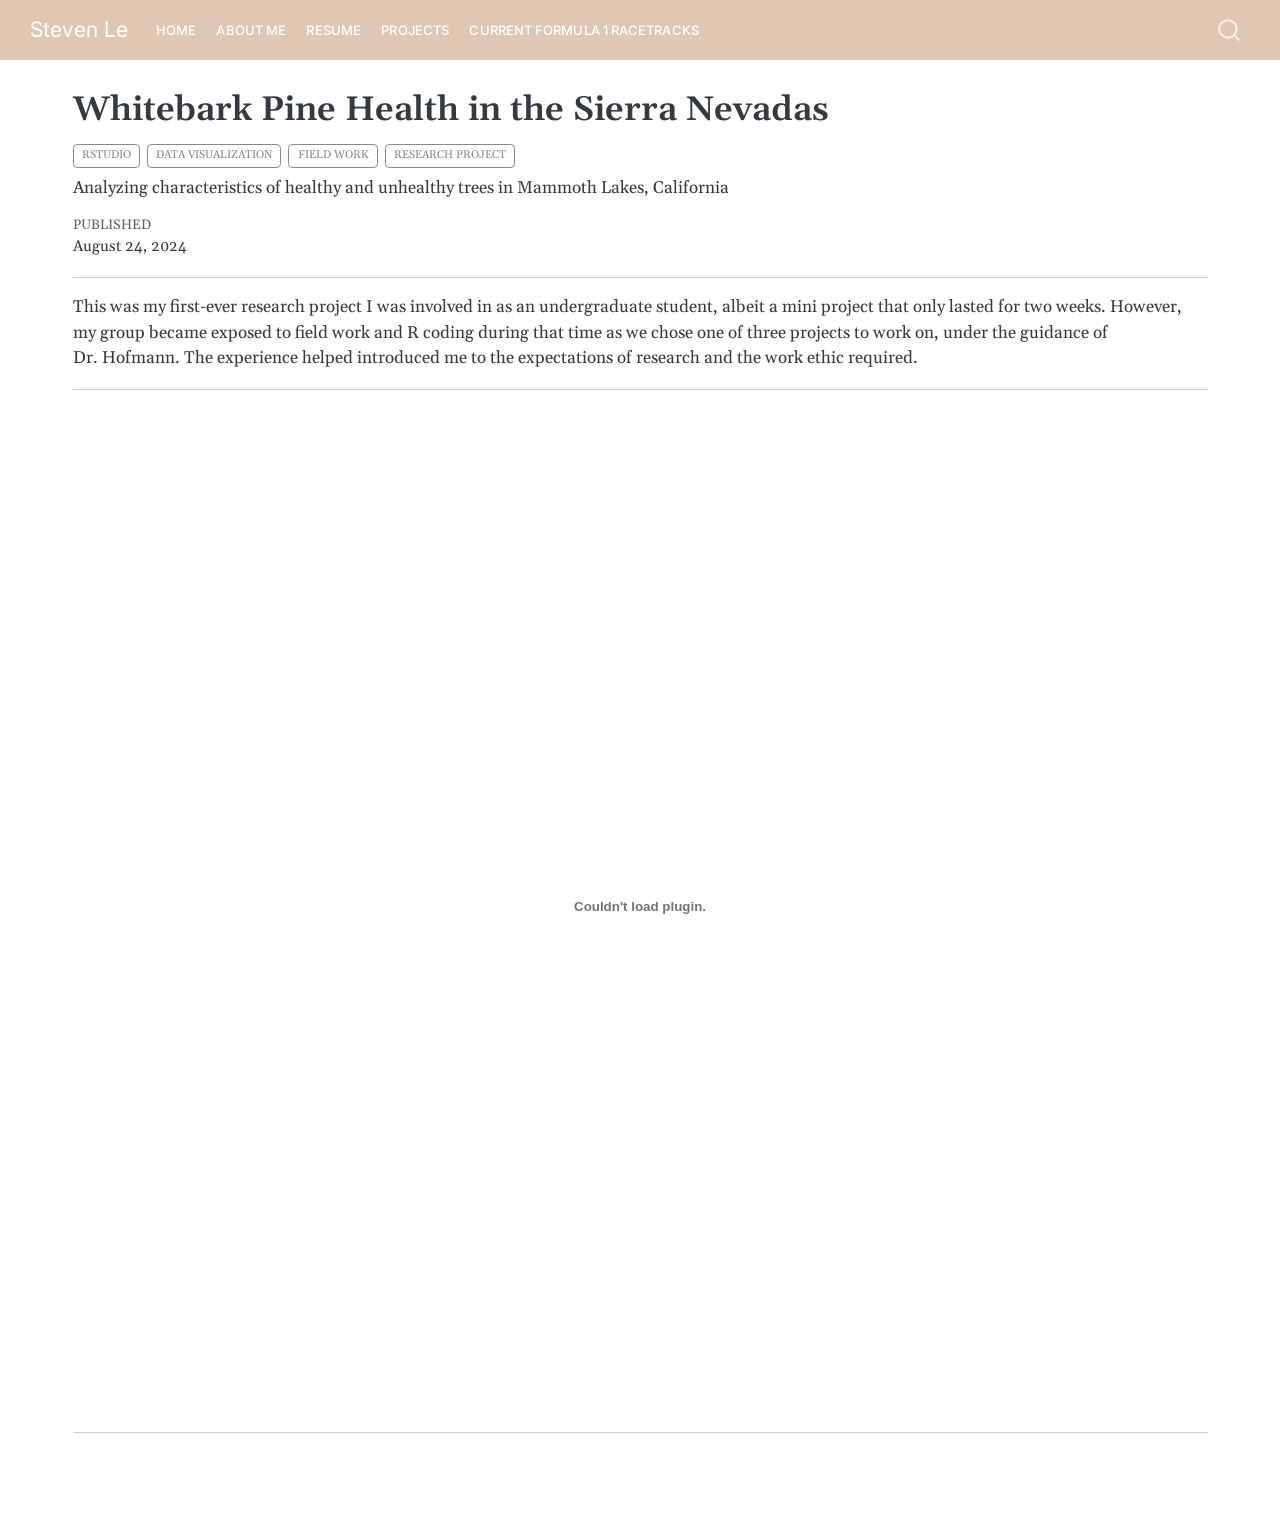
<file: docs/posts/2026-06-24-mammoth-post/index.html>
<!DOCTYPE html>
<html xmlns="http://www.w3.org/1999/xhtml" lang="en" xml:lang="en"><head>

<meta charset="utf-8">
<meta name="generator" content="quarto-1.9.37">

<meta name="viewport" content="width=device-width, initial-scale=1.0, user-scalable=yes">

<meta name="dcterms.date" content="2024-08-24">
<meta name="description" content="Analyzing characteristics of healthy and unhealthy trees in Mammoth Lakes, California">

<title>Whitebark Pine Health in the Sierra Nevadas – Steven Le</title>
<style>
/* Default styles provided by pandoc.
** See https://pandoc.org/MANUAL.html#variables-for-html for config info.
*/
code{white-space: pre-wrap;}
span.smallcaps{font-variant: small-caps;}
div.columns{display: flex; gap: min(4vw, 1.5em);}
div.column{flex: auto; overflow-x: auto;}
div.hanging-indent{margin-left: 1.5em; text-indent: -1.5em;}
ul.task-list{list-style: none;}
ul.task-list li input[type="checkbox"] {
  width: 0.8em;
  margin: 0 0.8em 0.2em -1em; /* quarto-specific, see https://github.com/quarto-dev/quarto-cli/issues/4556 */ 
  vertical-align: middle;
}
</style>


<script src="../../site_libs/quarto-nav/quarto-nav.js"></script>
<script src="../../site_libs/quarto-nav/headroom.min.js"></script>
<script src="../../site_libs/clipboard/clipboard.min.js"></script>
<script src="../../site_libs/quarto-search/autocomplete.umd.js"></script>
<script src="../../site_libs/quarto-search/fuse.min.js"></script>
<script src="../../site_libs/quarto-search/quarto-search.js"></script>
<meta name="quarto:offset" content="../../">
<script src="../../site_libs/quarto-html/quarto.js" type="module"></script>
<script src="../../site_libs/quarto-html/tabsets/tabsets.js" type="module"></script>
<script src="../../site_libs/quarto-html/popper.min.js"></script>
<script src="../../site_libs/quarto-html/tippy.umd.min.js"></script>
<script src="../../site_libs/quarto-html/anchor.min.js"></script>
<link href="../../site_libs/quarto-html/tippy.css" rel="stylesheet">
<link href="../../site_libs/quarto-html/quarto-syntax-highlighting-7f8f88aac4f3542376d5c11b86a4c14d.css" rel="stylesheet" id="quarto-text-highlighting-styles">
<script src="../../site_libs/bootstrap/bootstrap.min.js"></script>
<link href="../../site_libs/bootstrap/bootstrap-icons.css" rel="stylesheet">
<link href="../../site_libs/bootstrap/bootstrap-ac56514246ec92fec83504c8b664801d.min.css" rel="stylesheet" append-hash="true" id="quarto-bootstrap" data-mode="light">
<script id="quarto-search-options" type="application/json">{
  "location": "navbar",
  "copy-button": false,
  "collapse-after": 3,
  "panel-placement": "end",
  "type": "overlay",
  "limit": 50,
  "keyboard-shortcut": [
    "f",
    "/",
    "s"
  ],
  "show-item-context": false,
  "language": {
    "search-no-results-text": "No results",
    "search-matching-documents-text": "matching documents",
    "search-copy-link-title": "Copy link to search",
    "search-hide-matches-text": "Hide additional matches",
    "search-more-match-text": "more match in this document",
    "search-more-matches-text": "more matches in this document",
    "search-clear-button-title": "Clear",
    "search-text-placeholder": "",
    "search-detached-cancel-button-title": "Cancel",
    "search-submit-button-title": "Submit",
    "search-label": "Search"
  }
}</script>


</head>

<body class="nav-fixed quarto-light">

<div id="quarto-search-results"></div>
  <header id="quarto-header" class="headroom fixed-top">
    <nav class="navbar navbar-expand-lg " data-bs-theme="dark">
      <div class="navbar-container container-fluid">
      <div class="navbar-brand-container mx-auto">
    <a class="navbar-brand" href="../../index.html">
    <span class="navbar-title">Steven Le</span>
    </a>
  </div>
            <div id="quarto-search" class="" title="Search"></div>
          <button class="navbar-toggler" type="button" data-bs-toggle="collapse" data-bs-target="#navbarCollapse" aria-controls="navbarCollapse" role="menu" aria-expanded="false" aria-label="Toggle navigation" onclick="if (window.quartoToggleHeadroom) { window.quartoToggleHeadroom(); }">
  <span class="navbar-toggler-icon"></span>
</button>
          <div class="collapse navbar-collapse" id="navbarCollapse">
            <ul class="navbar-nav navbar-nav-scroll me-auto">
  <li class="nav-item">
    <a class="nav-link" href="../../index.html"> 
<span class="menu-text">Home</span></a>
  </li>  
  <li class="nav-item">
    <a class="nav-link" href="../../about.html"> 
<span class="menu-text">About Me</span></a>
  </li>  
  <li class="nav-item">
    <a class="nav-link" href="../../resume.html"> 
<span class="menu-text">Resume</span></a>
  </li>  
  <li class="nav-item">
    <a class="nav-link" href="../../projects.html"> 
<span class="menu-text">Projects</span></a>
  </li>  
  <li class="nav-item">
    <a class="nav-link" href="../../f1-racetracks.html"> 
<span class="menu-text">Current Formula 1 Racetracks</span></a>
  </li>  
</ul>
          </div> <!-- /navcollapse -->
            <div class="quarto-navbar-tools">
</div>
      </div> <!-- /container-fluid -->
    </nav>
</header>
<!-- content -->
<div id="quarto-content" class="quarto-container page-columns page-rows-contents page-layout-full page-navbar">
<!-- sidebar -->
<!-- margin-sidebar -->
    <div id="quarto-margin-sidebar" class="sidebar margin-sidebar zindex-bottom">
        
    </div>
<!-- main -->
<main class="content column-page" id="quarto-document-content">

<header id="title-block-header" class="quarto-title-block default">
<div class="quarto-title">
<h1 class="title">Whitebark Pine Health in the Sierra Nevadas</h1>
  <div class="quarto-categories">
    <div class="quarto-category">RStudio</div>
    <div class="quarto-category">Data Visualization</div>
    <div class="quarto-category">Field Work</div>
    <div class="quarto-category">Research Project</div>
  </div>
  </div>

<div>
  <div class="description">
    Analyzing characteristics of healthy and unhealthy trees in Mammoth Lakes, California
  </div>
</div>


<div class="quarto-title-meta column-page">

    
    <div>
    <div class="quarto-title-meta-heading">Published</div>
    <div class="quarto-title-meta-contents">
      <p class="date">August 24, 2024</p>
    </div>
  </div>
  
    
  </div>
  


</header>


<hr>
<p>This was my first-ever research project I was involved in as an undergraduate student, albeit a mini project that only lasted for two weeks. However, my group became exposed to field work and R coding during that time as we chose one of three projects to work on, under the guidance of Dr.&nbsp;Hofmann. The experience helped introduced me to the expectations of research and the work ethic required.</p>
<hr>
<p><embed src="wbp_presentation.pdf" style="width:100.0%" height="1000"></p>
<hr>



</main> <!-- /main -->
<script id="quarto-html-after-body" type="application/javascript">
  window.document.addEventListener("DOMContentLoaded", function (event) {
    const icon = "";
    const anchorJS = new window.AnchorJS();
    anchorJS.options = {
      placement: 'right',
      icon: icon
    };
    anchorJS.add('.anchored');
    const isCodeAnnotation = (el) => {
      for (const clz of el.classList) {
        if (clz.startsWith('code-annotation-')) {                     
          return true;
        }
      }
      return false;
    }
    const onCopySuccess = function(e) {
      // button target
      const button = e.trigger;
      // don't keep focus
      button.blur();
      // flash "checked"
      button.classList.add('code-copy-button-checked');
      var currentTitle = button.getAttribute("title");
      button.setAttribute("title", "Copied!");
      let tooltip;
      if (window.bootstrap) {
        button.setAttribute("data-bs-toggle", "tooltip");
        button.setAttribute("data-bs-placement", "left");
        button.setAttribute("data-bs-title", "Copied!");
        tooltip = new bootstrap.Tooltip(button, 
          { trigger: "manual", 
            customClass: "code-copy-button-tooltip",
            offset: [0, -8]});
        tooltip.show();    
      }
      setTimeout(function() {
        if (tooltip) {
          tooltip.hide();
          button.removeAttribute("data-bs-title");
          button.removeAttribute("data-bs-toggle");
          button.removeAttribute("data-bs-placement");
        }
        button.setAttribute("title", currentTitle);
        button.classList.remove('code-copy-button-checked');
      }, 1000);
      // clear code selection
      e.clearSelection();
    }
    const getTextToCopy = function(trigger) {
      const outerScaffold = trigger.parentElement.cloneNode(true);
      const codeEl = outerScaffold.querySelector('code');
      for (const childEl of codeEl.children) {
        if (isCodeAnnotation(childEl)) {
          childEl.remove();
        }
      }
      return codeEl.innerText;
    }
    const clipboard = new window.ClipboardJS('.code-copy-button:not([data-in-quarto-modal])', {
      text: getTextToCopy
    });
    clipboard.on('success', onCopySuccess);
    if (window.document.getElementById('quarto-embedded-source-code-modal')) {
      const clipboardModal = new window.ClipboardJS('.code-copy-button[data-in-quarto-modal]', {
        text: getTextToCopy,
        container: window.document.getElementById('quarto-embedded-source-code-modal')
      });
      clipboardModal.on('success', onCopySuccess);
    }
      var localhostRegex = new RegExp(/^(?:http|https):\/\/localhost\:?[0-9]*\//);
      var mailtoRegex = new RegExp(/^mailto:/);
        var filterRegex = new RegExp('/' + window.location.host + '/');
      var isInternal = (href) => {
          return filterRegex.test(href) || localhostRegex.test(href) || mailtoRegex.test(href);
      }
      // Inspect non-navigation links and adorn them if external
     var links = window.document.querySelectorAll('a[href]:not(.nav-link):not(.navbar-brand):not(.toc-action):not(.sidebar-link):not(.sidebar-item-toggle):not(.pagination-link):not(.no-external):not([aria-hidden]):not(.dropdown-item):not(.quarto-navigation-tool):not(.about-link)');
      for (var i=0; i<links.length; i++) {
        const link = links[i];
        if (!isInternal(link.href)) {
          // undo the damage that might have been done by quarto-nav.js in the case of
          // links that we want to consider external
          if (link.dataset.originalHref !== undefined) {
            link.href = link.dataset.originalHref;
          }
        }
      }
    function tippyHover(el, contentFn, onTriggerFn, onUntriggerFn) {
      const config = {
        allowHTML: true,
        maxWidth: 500,
        delay: 100,
        arrow: false,
        appendTo: function(el) {
            return el.parentElement;
        },
        interactive: true,
        interactiveBorder: 10,
        theme: 'quarto',
        placement: 'bottom-start',
      };
      if (contentFn) {
        config.content = contentFn;
      }
      if (onTriggerFn) {
        config.onTrigger = onTriggerFn;
      }
      if (onUntriggerFn) {
        config.onUntrigger = onUntriggerFn;
      }
      window.tippy(el, config); 
    }
    const noterefs = window.document.querySelectorAll('a[role="doc-noteref"]');
    for (var i=0; i<noterefs.length; i++) {
      const ref = noterefs[i];
      tippyHover(ref, function() {
        // use id or data attribute instead here
        let href = ref.getAttribute('data-footnote-href') || ref.getAttribute('href');
        try { href = new URL(href).hash; } catch {}
        const id = href.replace(/^#\/?/, "");
        const note = window.document.getElementById(id);
        if (note) {
          return note.innerHTML;
        } else {
          return "";
        }
      });
    }
    const xrefs = window.document.querySelectorAll('a.quarto-xref');
    const processXRef = (id, note) => {
      // Strip column container classes
      const stripColumnClz = (el) => {
        el.classList.remove("page-full", "page-columns");
        if (el.children) {
          for (const child of el.children) {
            stripColumnClz(child);
          }
        }
      }
      stripColumnClz(note)
      if (id === null || id.startsWith('sec-')) {
        // Special case sections, only their first couple elements
        const container = document.createElement("div");
        if (note.children && note.children.length > 2) {
          container.appendChild(note.children[0].cloneNode(true));
          for (let i = 1; i < note.children.length; i++) {
            const child = note.children[i];
            if (child.tagName === "P" && child.innerText === "") {
              continue;
            } else {
              container.appendChild(child.cloneNode(true));
              break;
            }
          }
          if (window.Quarto?.typesetMath) {
            window.Quarto.typesetMath(container);
          }
          return container.innerHTML
        } else {
          if (window.Quarto?.typesetMath) {
            window.Quarto.typesetMath(note);
          }
          return note.innerHTML;
        }
      } else {
        // Remove any anchor links if they are present
        const anchorLink = note.querySelector('a.anchorjs-link');
        if (anchorLink) {
          anchorLink.remove();
        }
        if (window.Quarto?.typesetMath) {
          window.Quarto.typesetMath(note);
        }
        if (note.classList.contains("callout")) {
          return note.outerHTML;
        } else {
          return note.innerHTML;
        }
      }
    }
    for (var i=0; i<xrefs.length; i++) {
      const xref = xrefs[i];
      tippyHover(xref, undefined, function(instance) {
        instance.disable();
        let url = xref.getAttribute('href');
        let hash = undefined; 
        if (url.startsWith('#')) {
          hash = url;
        } else {
          try { hash = new URL(url).hash; } catch {}
        }
        if (hash) {
          const id = hash.replace(/^#\/?/, "");
          const note = window.document.getElementById(id);
          if (note !== null) {
            try {
              const html = processXRef(id, note.cloneNode(true));
              instance.setContent(html);
            } finally {
              instance.enable();
              instance.show();
            }
          } else {
            // See if we can fetch this
            fetch(url.split('#')[0])
            .then(res => res.text())
            .then(html => {
              const parser = new DOMParser();
              const htmlDoc = parser.parseFromString(html, "text/html");
              const note = htmlDoc.getElementById(id);
              if (note !== null) {
                const html = processXRef(id, note);
                instance.setContent(html);
              } 
            }).finally(() => {
              instance.enable();
              instance.show();
            });
          }
        } else {
          // See if we can fetch a full url (with no hash to target)
          // This is a special case and we should probably do some content thinning / targeting
          fetch(url)
          .then(res => res.text())
          .then(html => {
            const parser = new DOMParser();
            const htmlDoc = parser.parseFromString(html, "text/html");
            const note = htmlDoc.querySelector('main.content');
            if (note !== null) {
              // This should only happen for chapter cross references
              // (since there is no id in the URL)
              // remove the first header
              if (note.children.length > 0 && note.children[0].tagName === "HEADER") {
                note.children[0].remove();
              }
              const html = processXRef(null, note);
              instance.setContent(html);
            } 
          }).finally(() => {
            instance.enable();
            instance.show();
          });
        }
      }, function(instance) {
      });
    }
        let selectedAnnoteEl;
        const selectorForAnnotation = ( cell, annotation) => {
          let cellAttr = 'data-code-cell="' + cell + '"';
          let lineAttr = 'data-code-annotation="' +  annotation + '"';
          const selector = 'span[' + cellAttr + '][' + lineAttr + ']';
          return selector;
        }
        const selectCodeLines = (annoteEl) => {
          const doc = window.document;
          const targetCell = annoteEl.getAttribute("data-target-cell");
          const targetAnnotation = annoteEl.getAttribute("data-target-annotation");
          const annoteSpan = window.document.querySelector(selectorForAnnotation(targetCell, targetAnnotation));
          const lines = annoteSpan.getAttribute("data-code-lines").split(",");
          const lineIds = lines.map((line) => {
            return targetCell + "-" + line;
          })
          let top = null;
          let height = null;
          let parent = null;
          if (lineIds.length > 0) {
              //compute the position of the single el (top and bottom and make a div)
              const el = window.document.getElementById(lineIds[0]);
              top = el.offsetTop;
              height = el.offsetHeight;
              parent = el.parentElement.parentElement;
            if (lineIds.length > 1) {
              const lastEl = window.document.getElementById(lineIds[lineIds.length - 1]);
              const bottom = lastEl.offsetTop + lastEl.offsetHeight;
              height = bottom - top;
            }
            if (top !== null && height !== null && parent !== null) {
              // cook up a div (if necessary) and position it 
              let div = window.document.getElementById("code-annotation-line-highlight");
              if (div === null) {
                div = window.document.createElement("div");
                div.setAttribute("id", "code-annotation-line-highlight");
                div.style.position = 'absolute';
                parent.appendChild(div);
              }
              div.style.top = top - 2 + "px";
              div.style.height = height + 4 + "px";
              div.style.left = 0;
              let gutterDiv = window.document.getElementById("code-annotation-line-highlight-gutter");
              if (gutterDiv === null) {
                gutterDiv = window.document.createElement("div");
                gutterDiv.setAttribute("id", "code-annotation-line-highlight-gutter");
                gutterDiv.style.position = 'absolute';
                const codeCell = window.document.getElementById(targetCell);
                const gutter = codeCell.querySelector('.code-annotation-gutter');
                gutter.appendChild(gutterDiv);
              }
              gutterDiv.style.top = top - 2 + "px";
              gutterDiv.style.height = height + 4 + "px";
            }
            selectedAnnoteEl = annoteEl;
          }
        };
        const unselectCodeLines = () => {
          const elementsIds = ["code-annotation-line-highlight", "code-annotation-line-highlight-gutter"];
          elementsIds.forEach((elId) => {
            const div = window.document.getElementById(elId);
            if (div) {
              div.remove();
            }
          });
          selectedAnnoteEl = undefined;
        };
          // Handle positioning of the toggle
      window.addEventListener(
        "resize",
        throttle(() => {
          elRect = undefined;
          if (selectedAnnoteEl) {
            selectCodeLines(selectedAnnoteEl);
          }
        }, 10)
      );
      function throttle(fn, ms) {
      let throttle = false;
      let timer;
        return (...args) => {
          if(!throttle) { // first call gets through
              fn.apply(this, args);
              throttle = true;
          } else { // all the others get throttled
              if(timer) clearTimeout(timer); // cancel #2
              timer = setTimeout(() => {
                fn.apply(this, args);
                timer = throttle = false;
              }, ms);
          }
        };
      }
        // Attach click handler to the DT
        const annoteDls = window.document.querySelectorAll('dt[data-target-cell]');
        for (const annoteDlNode of annoteDls) {
          annoteDlNode.addEventListener('click', (event) => {
            const clickedEl = event.target;
            if (clickedEl !== selectedAnnoteEl) {
              unselectCodeLines();
              const activeEl = window.document.querySelector('dt[data-target-cell].code-annotation-active');
              if (activeEl) {
                activeEl.classList.remove('code-annotation-active');
              }
              selectCodeLines(clickedEl);
              clickedEl.classList.add('code-annotation-active');
            } else {
              // Unselect the line
              unselectCodeLines();
              clickedEl.classList.remove('code-annotation-active');
            }
          });
        }
    const findCites = (el) => {
      const parentEl = el.parentElement;
      if (parentEl) {
        const cites = parentEl.dataset.cites;
        if (cites) {
          return {
            el,
            cites: cites.split(' ')
          };
        } else {
          return findCites(el.parentElement)
        }
      } else {
        return undefined;
      }
    };
    var bibliorefs = window.document.querySelectorAll('a[role="doc-biblioref"]');
    for (var i=0; i<bibliorefs.length; i++) {
      const ref = bibliorefs[i];
      const citeInfo = findCites(ref);
      if (citeInfo) {
        tippyHover(citeInfo.el, function() {
          var popup = window.document.createElement('div');
          citeInfo.cites.forEach(function(cite) {
            var citeDiv = window.document.createElement('div');
            citeDiv.classList.add('hanging-indent');
            citeDiv.classList.add('csl-entry');
            var biblioDiv = window.document.getElementById('ref-' + cite);
            if (biblioDiv) {
              citeDiv.innerHTML = biblioDiv.innerHTML;
            }
            popup.appendChild(citeDiv);
          });
          return popup.innerHTML;
        });
      }
    }
  });
  </script>
</div> <!-- /content -->




</body></html>
</file>
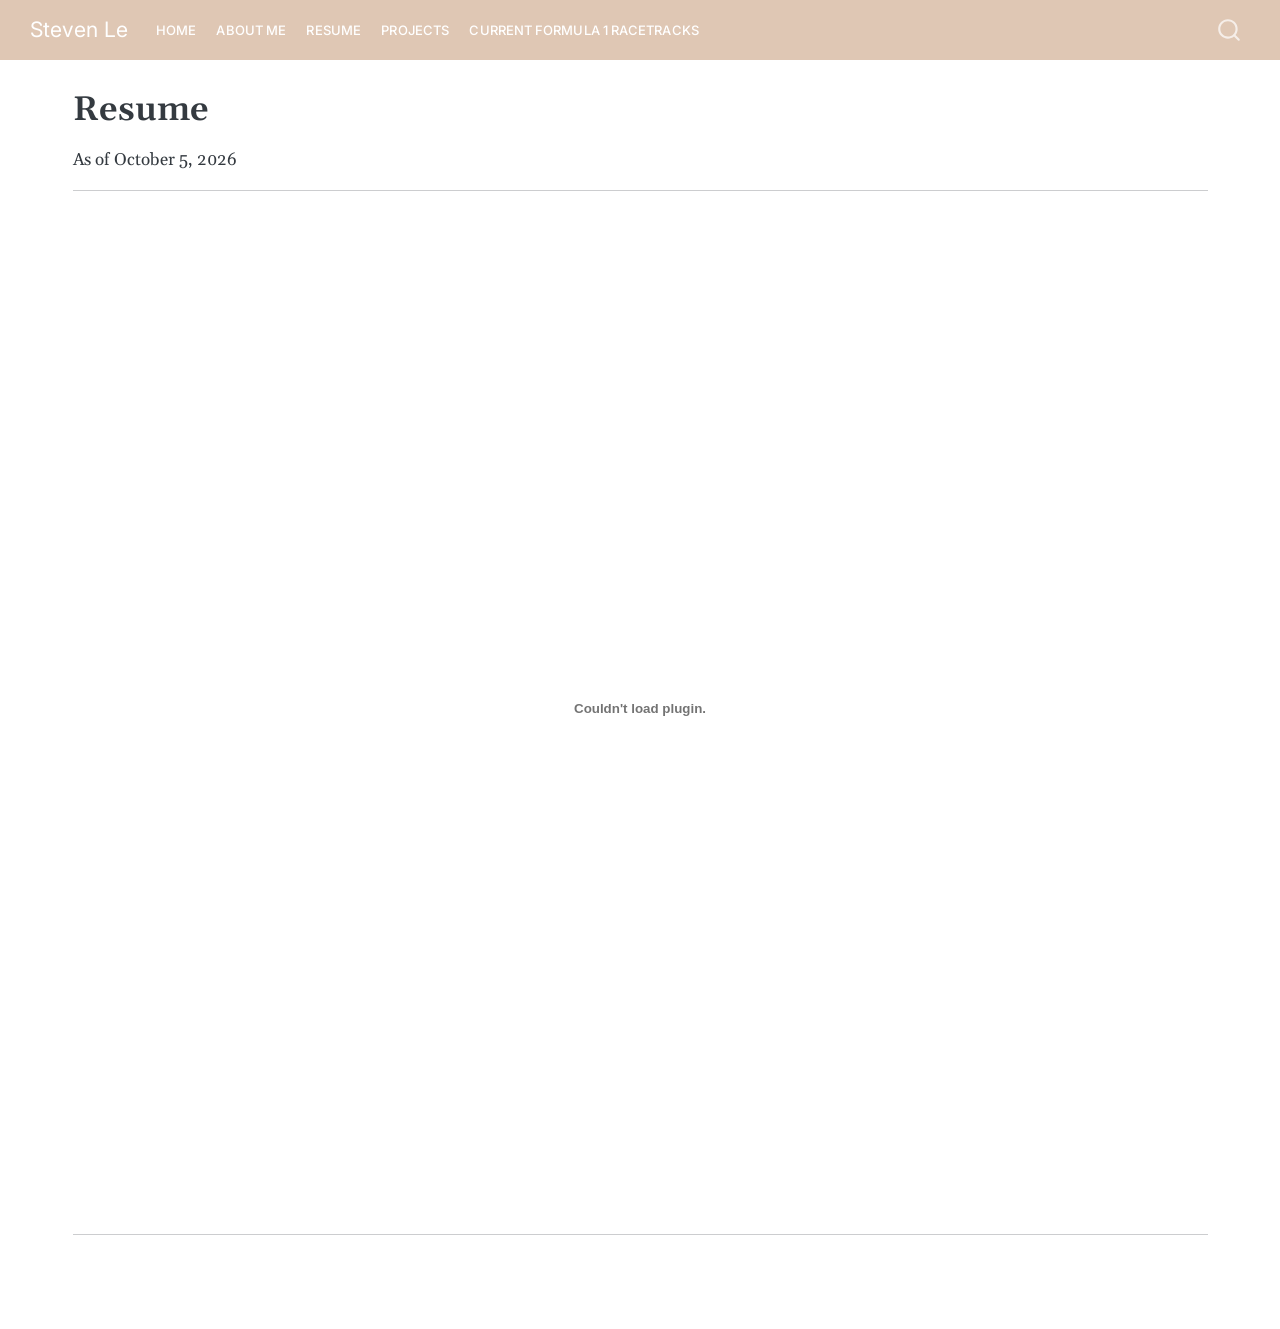
<file: docs/resume.html>
<!DOCTYPE html>
<html xmlns="http://www.w3.org/1999/xhtml" lang="en" xml:lang="en"><head>

<meta charset="utf-8">
<meta name="generator" content="quarto-1.10.18">

<meta name="viewport" content="width=device-width, initial-scale=1.0, user-scalable=yes">


<title>Resume – Steven Le</title>
<style>
/* Default styles provided by pandoc.
** See https://pandoc.org/MANUAL.html#variables-for-html for config info.
*/
span.smallcaps{font-variant: small-caps;}
div.columns{display: flex; gap: 1.5em;}
div.column{flex: auto;}
@media screen {
div.columns{gap: min(4vw, 1.5em);}
div.column{overflow-x: auto;}
}
div.hanging-indent{margin-left: 1.5em; text-indent: -1.5em;}
ul.task-list{list-style: none;}
ul.task-list li input[type="checkbox"] {
  width: 0.8em;
  margin: 0 0.8em 0.2em -1em; /* quarto-specific, see https://github.com/quarto-dev/quarto-cli/issues/4556 */ 
  vertical-align: middle;
}
</style>


<script src="site_libs/quarto-nav/quarto-nav.js"></script>
<script src="site_libs/quarto-nav/headroom.min.js"></script>
<script src="site_libs/clipboard/clipboard.min.js"></script>
<script src="site_libs/quarto-search/autocomplete.umd.js"></script>
<script src="site_libs/quarto-search/fuse.min.js"></script>
<script src="site_libs/quarto-search/quarto-search.js"></script>
<meta name="quarto:offset" content="./">
<script src="site_libs/quarto-html/quarto.js" type="module"></script>
<script src="site_libs/quarto-html/tabsets/tabsets.js" type="module"></script>
<script src="site_libs/quarto-html/popper.min.js"></script>
<script src="site_libs/quarto-html/tippy.umd.min.js"></script>
<script src="site_libs/quarto-html/anchor.min.js"></script>
<link href="site_libs/quarto-html/tippy.css" rel="stylesheet">
<link href="site_libs/quarto-html/quarto-syntax-highlighting-64a204ab8560d761af7679ceaba22944.css" rel="stylesheet" id="quarto-text-highlighting-styles">
<script src="site_libs/bootstrap/bootstrap.min.js"></script>
<link href="site_libs/bootstrap/bootstrap-icons.css" rel="stylesheet">
<link href="site_libs/bootstrap/bootstrap-59e1948a0df5b013deb1da716b4d54a3.min.css" rel="stylesheet" append-hash="true" id="quarto-bootstrap" data-mode="light">
<script id="quarto-search-options" type="application/json">{
  "location": "navbar",
  "copy-button": false,
  "collapse-after": 3,
  "panel-placement": "end",
  "type": "overlay",
  "limit": 50,
  "keyboard-shortcut": [
    "f",
    "/",
    "s"
  ],
  "show-item-context": false,
  "language": {
    "search-no-results-text": "No results",
    "search-matching-documents-text": "matching documents",
    "search-copy-link-title": "Copy link to search",
    "search-hide-matches-text": "Hide additional matches",
    "search-more-match-text": "more match in this document",
    "search-more-matches-text": "more matches in this document",
    "search-clear-button-title": "Clear",
    "search-text-placeholder": "",
    "search-detached-cancel-button-title": "Cancel",
    "search-submit-button-title": "Submit",
    "search-label": "Search"
  }
}</script>


</head>

<body class="nav-fixed quarto-light">

<div id="quarto-search-results"></div>
  <header id="quarto-header" class="headroom fixed-top">
    <nav class="navbar navbar-expand-lg " data-bs-theme="dark">
      <div class="navbar-container container-fluid">
      <div class="navbar-brand-container mx-auto">
    <a class="navbar-brand" href="./index.html">
    <span class="navbar-title">Steven Le</span>
    </a>
  </div>
            <div id="quarto-search" class="" title="Search"></div>
          <button class="navbar-toggler" type="button" data-bs-toggle="collapse" data-bs-target="#navbarCollapse" aria-controls="navbarCollapse" role="menu" aria-expanded="false" aria-label="Toggle navigation" onclick="if (window.quartoToggleHeadroom) { window.quartoToggleHeadroom(); }">
  <span class="navbar-toggler-icon"></span>
</button>
          <div class="collapse navbar-collapse" id="navbarCollapse">
            <ul class="navbar-nav navbar-nav-scroll me-auto">
  <li class="nav-item">
    <a class="nav-link" href="./index.html"> 
<span class="menu-text">Home</span></a>
  </li>  
  <li class="nav-item">
    <a class="nav-link" href="./about.html"> 
<span class="menu-text">About Me</span></a>
  </li>  
  <li class="nav-item">
    <a class="nav-link active" href="./resume.html" aria-current="page"> 
<span class="menu-text">Resume</span></a>
  </li>  
  <li class="nav-item">
    <a class="nav-link" href="./projects.html"> 
<span class="menu-text">Projects</span></a>
  </li>  
  <li class="nav-item">
    <a class="nav-link" href="./f1-racetracks.html"> 
<span class="menu-text">Current Formula 1 Racetracks</span></a>
  </li>  
</ul>
          </div> <!-- /navcollapse -->
            <div class="quarto-navbar-tools">
</div>
      </div> <!-- /container-fluid -->
    </nav>
</header>
<!-- content -->
<div id="quarto-content" class="quarto-container page-columns page-rows-contents page-layout-full page-navbar">
<!-- sidebar -->
<!-- margin-sidebar -->
    
<!-- main -->
<main class="content column-page" id="quarto-document-content">

<header id="title-block-header" class="quarto-title-block default">
<div class="quarto-title">
<h1 class="title">Resume</h1>
</div>



<div class="quarto-title-meta column-page">

    
  
    
  </div>
  


</header>


<p>As of October 5, 2026</p>
<hr>
<p><embed src="Resume.pdf" style="width:100.0%" height="1000"></p>
<hr>



</main> <!-- /main -->
<script id="quarto-html-after-body" type="application/javascript">
  window.document.addEventListener("DOMContentLoaded", function (event) {
    const icon = "";
    const anchorJS = new window.AnchorJS();
    anchorJS.options = {
      placement: 'right',
      icon: icon
    };
    anchorJS.add('.anchored');
    const isCodeAnnotation = (el) => {
      for (const clz of el.classList) {
        if (clz.startsWith('code-annotation-')) {                     
          return true;
        }
      }
      return false;
    }
    const onCopySuccess = function(e) {
      // button target
      const button = e.trigger;
      // don't keep focus
      button.blur();
      // flash "checked"
      button.classList.add('code-copy-button-checked');
      var currentTitle = button.getAttribute("title");
      button.setAttribute("title", "Copied!");
      let tooltip;
      if (window.bootstrap) {
        button.setAttribute("data-bs-toggle", "tooltip");
        button.setAttribute("data-bs-placement", "left");
        button.setAttribute("data-bs-title", "Copied!");
        tooltip = new bootstrap.Tooltip(button, 
          { trigger: "manual", 
            customClass: "code-copy-button-tooltip",
            offset: [0, -8]});
        tooltip.show();    
      }
      setTimeout(function() {
        if (tooltip) {
          tooltip.hide();
          button.removeAttribute("data-bs-title");
          button.removeAttribute("data-bs-toggle");
          button.removeAttribute("data-bs-placement");
        }
        button.setAttribute("title", currentTitle);
        button.classList.remove('code-copy-button-checked');
      }, 1000);
      // clear code selection
      e.clearSelection();
    }
    const getTextToCopy = function(trigger) {
      const outerScaffold = trigger.parentElement.cloneNode(true);
      const codeEl = outerScaffold.querySelector('code');
      for (const childEl of codeEl.children) {
        if (isCodeAnnotation(childEl)) {
          childEl.remove();
        }
      }
      return codeEl.innerText;
    }
    const clipboard = new window.ClipboardJS('.code-copy-button:not([data-in-quarto-modal])', {
      text: getTextToCopy
    });
    clipboard.on('success', onCopySuccess);
    if (window.document.getElementById('quarto-embedded-source-code-modal')) {
      const clipboardModal = new window.ClipboardJS('.code-copy-button[data-in-quarto-modal]', {
        text: getTextToCopy,
        container: window.document.getElementById('quarto-embedded-source-code-modal')
      });
      clipboardModal.on('success', onCopySuccess);
    }
      var localhostRegex = new RegExp(/^(?:http|https):\/\/localhost\:?[0-9]*\//);
      var mailtoRegex = new RegExp(/^mailto:/);
        var filterRegex = new RegExp('/' + window.location.host + '/');
      var isInternal = (href) => {
          return filterRegex.test(href) || localhostRegex.test(href) || mailtoRegex.test(href);
      }
      // Inspect non-navigation links and adorn them if external
     var links = window.document.querySelectorAll('a[href]:not(.nav-link):not(.navbar-brand):not(.toc-action):not(.sidebar-link):not(.sidebar-item-toggle):not(.pagination-link):not(.no-external):not([aria-hidden]):not(.dropdown-item):not(.quarto-navigation-tool):not(.about-link)');
      for (var i=0; i<links.length; i++) {
        const link = links[i];
        if (!isInternal(link.href)) {
          // undo the damage that might have been done by quarto-nav.js in the case of
          // links that we want to consider external
          if (link.dataset.originalHref !== undefined) {
            link.href = link.dataset.originalHref;
          }
        }
      }
    function tippyHover(el, contentFn, onTriggerFn, onUntriggerFn) {
      const config = {
        allowHTML: true,
        maxWidth: 500,
        delay: 100,
        arrow: false,
        appendTo: function(el) {
            return el.parentElement;
        },
        interactive: true,
        interactiveBorder: 10,
        theme: 'quarto',
        placement: 'bottom-start',
      };
      if (contentFn) {
        config.content = contentFn;
      }
      if (onTriggerFn) {
        config.onTrigger = onTriggerFn;
      }
      if (onUntriggerFn) {
        config.onUntrigger = onUntriggerFn;
      }
      window.tippy(el, config); 
    }
    const noterefs = window.document.querySelectorAll('a[role="doc-noteref"]');
    for (var i=0; i<noterefs.length; i++) {
      const ref = noterefs[i];
      tippyHover(ref, function() {
        // use id or data attribute instead here
        let href = ref.getAttribute('data-footnote-href') || ref.getAttribute('href');
        try { href = new URL(href).hash; } catch {}
        const id = href.replace(/^#\/?/, "");
        const note = window.document.getElementById(id);
        if (note) {
          return note.innerHTML;
        } else {
          return "";
        }
      });
    }
    const xrefs = window.document.querySelectorAll('a.quarto-xref');
    const processXRef = (id, note) => {
      // Strip column container classes
      const stripColumnClz = (el) => {
        el.classList.remove("page-full", "page-columns");
        if (el.children) {
          for (const child of el.children) {
            stripColumnClz(child);
          }
        }
      }
      stripColumnClz(note)
      if (id === null || id.startsWith('sec-')) {
        // Special case sections, only their first couple elements
        const container = document.createElement("div");
        if (note.children && note.children.length > 2) {
          container.appendChild(note.children[0].cloneNode(true));
          for (let i = 1; i < note.children.length; i++) {
            const child = note.children[i];
            if (child.tagName === "P" && child.innerText === "") {
              continue;
            } else {
              container.appendChild(child.cloneNode(true));
              break;
            }
          }
          if (window.Quarto?.typesetMath) {
            window.Quarto.typesetMath(container);
          }
          return container.innerHTML
        } else {
          if (window.Quarto?.typesetMath) {
            window.Quarto.typesetMath(note);
          }
          return note.innerHTML;
        }
      } else {
        // Remove any anchor links if they are present
        const anchorLink = note.querySelector('a.anchorjs-link');
        if (anchorLink) {
          anchorLink.remove();
        }
        if (window.Quarto?.typesetMath) {
          window.Quarto.typesetMath(note);
        }
        if (note.classList.contains("callout")) {
          return note.outerHTML;
        } else {
          return note.innerHTML;
        }
      }
    }
    for (var i=0; i<xrefs.length; i++) {
      const xref = xrefs[i];
      tippyHover(xref, undefined, function(instance) {
        instance.disable();
        let url = xref.getAttribute('href');
        let hash = undefined; 
        if (url.startsWith('#')) {
          hash = url;
        } else {
          try { hash = new URL(url).hash; } catch {}
        }
        if (hash) {
          const id = hash.replace(/^#\/?/, "");
          const note = window.document.getElementById(id);
          if (note !== null) {
            try {
              const html = processXRef(id, note.cloneNode(true));
              instance.setContent(html);
            } finally {
              instance.enable();
              instance.show();
            }
          } else {
            // See if we can fetch this
            fetch(url.split('#')[0])
            .then(res => res.text())
            .then(html => {
              const parser = new DOMParser();
              const htmlDoc = parser.parseFromString(html, "text/html");
              const note = htmlDoc.getElementById(id);
              if (note !== null) {
                const html = processXRef(id, note);
                instance.setContent(html);
              } 
            }).finally(() => {
              instance.enable();
              instance.show();
            });
          }
        } else {
          // See if we can fetch a full url (with no hash to target)
          // This is a special case and we should probably do some content thinning / targeting
          fetch(url)
          .then(res => res.text())
          .then(html => {
            const parser = new DOMParser();
            const htmlDoc = parser.parseFromString(html, "text/html");
            const note = htmlDoc.querySelector('main.content');
            if (note !== null) {
              // This should only happen for chapter cross references
              // (since there is no id in the URL)
              // remove the first header
              if (note.children.length > 0 && note.children[0].tagName === "HEADER") {
                note.children[0].remove();
              }
              const html = processXRef(null, note);
              instance.setContent(html);
            } 
          }).finally(() => {
            instance.enable();
            instance.show();
          });
        }
      }, function(instance) {
      });
    }
        let selectedAnnoteEl;
        const selectorForAnnotation = ( cell, annotation) => {
          let cellAttr = 'data-code-cell="' + cell + '"';
          let lineAttr = 'data-code-annotation="' +  annotation + '"';
          const selector = 'span[' + cellAttr + '][' + lineAttr + ']';
          return selector;
        }
        const selectCodeLines = (annoteEl) => {
          const doc = window.document;
          const targetCell = annoteEl.getAttribute("data-target-cell");
          const targetAnnotation = annoteEl.getAttribute("data-target-annotation");
          const annoteSpan = window.document.querySelector(selectorForAnnotation(targetCell, targetAnnotation));
          const lines = annoteSpan.getAttribute("data-code-lines").split(",");
          const lineIds = lines.map((line) => {
            return targetCell + "-" + line;
          })
          let top = null;
          let height = null;
          let parent = null;
          if (lineIds.length > 0) {
              //compute the position of the single el (top and bottom and make a div)
              const el = window.document.getElementById(lineIds[0]);
              top = el.offsetTop;
              height = el.offsetHeight;
              parent = el.parentElement.parentElement;
            if (lineIds.length > 1) {
              const lastEl = window.document.getElementById(lineIds[lineIds.length - 1]);
              const bottom = lastEl.offsetTop + lastEl.offsetHeight;
              height = bottom - top;
            }
            if (top !== null && height !== null && parent !== null) {
              // cook up a div (if necessary) and position it 
              let div = window.document.getElementById("code-annotation-line-highlight");
              if (div === null) {
                div = window.document.createElement("div");
                div.setAttribute("id", "code-annotation-line-highlight");
                div.style.position = 'absolute';
                parent.appendChild(div);
              }
              div.style.top = top - 2 + "px";
              div.style.height = height + 4 + "px";
              div.style.left = 0;
              let gutterDiv = window.document.getElementById("code-annotation-line-highlight-gutter");
              if (gutterDiv === null) {
                gutterDiv = window.document.createElement("div");
                gutterDiv.setAttribute("id", "code-annotation-line-highlight-gutter");
                gutterDiv.style.position = 'absolute';
                const codeCell = window.document.getElementById(targetCell);
                const gutter = codeCell.querySelector('.code-annotation-gutter');
                gutter.appendChild(gutterDiv);
              }
              gutterDiv.style.top = top - 2 + "px";
              gutterDiv.style.height = height + 4 + "px";
            }
            selectedAnnoteEl = annoteEl;
          }
        };
        const unselectCodeLines = () => {
          const elementsIds = ["code-annotation-line-highlight", "code-annotation-line-highlight-gutter"];
          elementsIds.forEach((elId) => {
            const div = window.document.getElementById(elId);
            if (div) {
              div.remove();
            }
          });
          selectedAnnoteEl = undefined;
        };
          // Handle positioning of the toggle
      window.addEventListener(
        "resize",
        throttle(() => {
          elRect = undefined;
          if (selectedAnnoteEl) {
            selectCodeLines(selectedAnnoteEl);
          }
        }, 10)
      );
      function throttle(fn, ms) {
      let throttle = false;
      let timer;
        return (...args) => {
          if(!throttle) { // first call gets through
              fn.apply(this, args);
              throttle = true;
          } else { // all the others get throttled
              if(timer) clearTimeout(timer); // cancel #2
              timer = setTimeout(() => {
                fn.apply(this, args);
                timer = throttle = false;
              }, ms);
          }
        };
      }
        // Attach click handler to the DT
        const annoteDls = window.document.querySelectorAll('dt[data-target-cell]');
        for (const annoteDlNode of annoteDls) {
          annoteDlNode.addEventListener('click', (event) => {
            const clickedEl = event.target;
            if (clickedEl !== selectedAnnoteEl) {
              unselectCodeLines();
              const activeEl = window.document.querySelector('dt[data-target-cell].code-annotation-active');
              if (activeEl) {
                activeEl.classList.remove('code-annotation-active');
              }
              selectCodeLines(clickedEl);
              clickedEl.classList.add('code-annotation-active');
            } else {
              // Unselect the line
              unselectCodeLines();
              clickedEl.classList.remove('code-annotation-active');
            }
          });
        }
    const findCites = (el) => {
      const parentEl = el.parentElement;
      if (parentEl) {
        const cites = parentEl.dataset.cites;
        if (cites) {
          return {
            el,
            cites: cites.split(' ')
          };
        } else {
          return findCites(el.parentElement)
        }
      } else {
        return undefined;
      }
    };
    var bibliorefs = window.document.querySelectorAll('a[role="doc-biblioref"]');
    for (var i=0; i<bibliorefs.length; i++) {
      const ref = bibliorefs[i];
      const citeInfo = findCites(ref);
      if (citeInfo) {
        tippyHover(citeInfo.el, function() {
          var popup = window.document.createElement('div');
          citeInfo.cites.forEach(function(cite) {
            var citeDiv = window.document.createElement('div');
            citeDiv.classList.add('hanging-indent');
            citeDiv.classList.add('csl-entry');
            var biblioDiv = window.document.getElementById('ref-' + cite);
            if (biblioDiv) {
              citeDiv.innerHTML = biblioDiv.innerHTML;
            }
            popup.appendChild(citeDiv);
          });
          return popup.innerHTML;
        });
      }
    }
  });
  </script>
</div> <!-- /content -->




</body></html>
</file>
<file: docs/site_libs/quarto-html/tippy.css>
.tippy-box[data-animation=fade][data-state=hidden]{opacity:0}[data-tippy-root]{max-width:calc(100vw - 10px)}.tippy-box{position:relative;background-color:#333;color:#fff;border-radius:4px;font-size:14px;line-height:1.4;white-space:normal;outline:0;transition-property:transform,visibility,opacity}.tippy-box[data-placement^=top]>.tippy-arrow{bottom:0}.tippy-box[data-placement^=top]>.tippy-arrow:before{bottom:-7px;left:0;border-width:8px 8px 0;border-top-color:initial;transform-origin:center top}.tippy-box[data-placement^=bottom]>.tippy-arrow{top:0}.tippy-box[data-placement^=bottom]>.tippy-arrow:before{top:-7px;left:0;border-width:0 8px 8px;border-bottom-color:initial;transform-origin:center bottom}.tippy-box[data-placement^=left]>.tippy-arrow{right:0}.tippy-box[data-placement^=left]>.tippy-arrow:before{border-width:8px 0 8px 8px;border-left-color:initial;right:-7px;transform-origin:center left}.tippy-box[data-placement^=right]>.tippy-arrow{left:0}.tippy-box[data-placement^=right]>.tippy-arrow:before{left:-7px;border-width:8px 8px 8px 0;border-right-color:initial;transform-origin:center right}.tippy-box[data-inertia][data-state=visible]{transition-timing-function:cubic-bezier(.54,1.5,.38,1.11)}.tippy-arrow{width:16px;height:16px;color:#333}.tippy-arrow:before{content:"";position:absolute;border-color:transparent;border-style:solid}.tippy-content{position:relative;padding:5px 9px;z-index:1}
</file>
<file: docs/site_libs/quarto-html/quarto-syntax-highlighting-64a204ab8560d761af7679ceaba22944.css>
/* quarto syntax highlight colors */
:root {
  --quarto-hl-ot-color: #003B4F;
  --quarto-hl-at-color: #657422;
  --quarto-hl-ss-color: #20794D;
  --quarto-hl-an-color: #5E5E5E;
  --quarto-hl-fu-color: #4758AB;
  --quarto-hl-st-color: #20794D;
  --quarto-hl-cf-color: #003B4F;
  --quarto-hl-op-color: #5E5E5E;
  --quarto-hl-er-color: #AD0000;
  --quarto-hl-bn-color: #AD0000;
  --quarto-hl-al-color: #AD0000;
  --quarto-hl-va-color: #111111;
  --quarto-hl-bu-color: inherit;
  --quarto-hl-ex-color: inherit;
  --quarto-hl-pp-color: #AD0000;
  --quarto-hl-in-color: #5E5E5E;
  --quarto-hl-vs-color: #20794D;
  --quarto-hl-wa-color: #5E5E5E;
  --quarto-hl-do-color: #5E5E5E;
  --quarto-hl-im-color: #00769E;
  --quarto-hl-ch-color: #20794D;
  --quarto-hl-dt-color: #AD0000;
  --quarto-hl-fl-color: #AD0000;
  --quarto-hl-co-color: #5E5E5E;
  --quarto-hl-cv-color: #5E5E5E;
  --quarto-hl-cn-color: #8f5902;
  --quarto-hl-sc-color: #5E5E5E;
  --quarto-hl-dv-color: #AD0000;
  --quarto-hl-kw-color: #003B4F;
}

/* other quarto variables */
:root {
  --quarto-font-monospace: SFMono-Regular, Menlo, Monaco, Consolas, "Liberation Mono", "Courier New", monospace;
}

/* syntax highlight based on Pandoc's rules */
pre > code.sourceCode > span {
  color: #003B4F;
}

code.sourceCode > span {
  color: #003B4F;
}

div.sourceCode,
div.sourceCode pre.sourceCode {
  color: #003B4F;
}

/* Normal */
code span {
  color: #003B4F;
}

/* Alert */
code span.al {
  color: #AD0000;
  font-style: inherit;
}

/* Annotation */
code span.an {
  color: #5E5E5E;
  font-style: inherit;
}

/* Attribute */
code span.at {
  color: #657422;
  font-style: inherit;
}

/* BaseN */
code span.bn {
  color: #AD0000;
  font-style: inherit;
}

/* BuiltIn */
code span.bu {
  font-style: inherit;
}

/* ControlFlow */
code span.cf {
  color: #003B4F;
  font-weight: bold;
  font-style: inherit;
}

/* Char */
code span.ch {
  color: #20794D;
  font-style: inherit;
}

/* Constant */
code span.cn {
  color: #8f5902;
  font-style: inherit;
}

/* Comment */
code span.co {
  color: #5E5E5E;
  font-style: inherit;
}

/* CommentVar */
code span.cv {
  color: #5E5E5E;
  font-style: italic;
}

/* Documentation */
code span.do {
  color: #5E5E5E;
  font-style: italic;
}

/* DataType */
code span.dt {
  color: #AD0000;
  font-style: inherit;
}

/* DecVal */
code span.dv {
  color: #AD0000;
  font-style: inherit;
}

/* Error */
code span.er {
  color: #AD0000;
  font-style: inherit;
}

/* Extension */
code span.ex {
  font-style: inherit;
}

/* Float */
code span.fl {
  color: #AD0000;
  font-style: inherit;
}

/* Function */
code span.fu {
  color: #4758AB;
  font-style: inherit;
}

/* Import */
code span.im {
  color: #00769E;
  font-style: inherit;
}

/* Information */
code span.in {
  color: #5E5E5E;
  font-style: inherit;
}

/* Keyword */
code span.kw {
  color: #003B4F;
  font-weight: bold;
  font-style: inherit;
}

/* Operator */
code span.op {
  color: #5E5E5E;
  font-style: inherit;
}

/* Other */
code span.ot {
  color: #003B4F;
  font-style: inherit;
}

/* Preprocessor */
code span.pp {
  color: #AD0000;
  font-style: inherit;
}

/* SpecialChar */
code span.sc {
  color: #5E5E5E;
  font-style: inherit;
}

/* SpecialString */
code span.ss {
  color: #20794D;
  font-style: inherit;
}

/* String */
code span.st {
  color: #20794D;
  font-style: inherit;
}

/* Variable */
code span.va {
  color: #111111;
  font-style: inherit;
}

/* VerbatimString */
code span.vs {
  color: #20794D;
  font-style: inherit;
}

/* Warning */
code span.wa {
  color: #5E5E5E;
  font-style: italic;
}

.prevent-inlining {
  content: "</";
}

/*# sourceMappingURL=9d8d5bb603a83b8298b89080a598c93b.css.map */
</file>
<file: docs/site_libs/quarto-html/quarto-syntax-highlighting-7f8f88aac4f3542376d5c11b86a4c14d.css>
/* quarto syntax highlight colors */
:root {
  --quarto-hl-ot-color: #003B4F;
  --quarto-hl-at-color: #657422;
  --quarto-hl-ss-color: #20794D;
  --quarto-hl-an-color: #5E5E5E;
  --quarto-hl-fu-color: #4758AB;
  --quarto-hl-st-color: #20794D;
  --quarto-hl-cf-color: #003B4F;
  --quarto-hl-op-color: #5E5E5E;
  --quarto-hl-er-color: #AD0000;
  --quarto-hl-bn-color: #AD0000;
  --quarto-hl-al-color: #AD0000;
  --quarto-hl-va-color: #111111;
  --quarto-hl-bu-color: inherit;
  --quarto-hl-ex-color: inherit;
  --quarto-hl-pp-color: #AD0000;
  --quarto-hl-in-color: #5E5E5E;
  --quarto-hl-vs-color: #20794D;
  --quarto-hl-wa-color: #5E5E5E;
  --quarto-hl-do-color: #5E5E5E;
  --quarto-hl-im-color: #00769E;
  --quarto-hl-ch-color: #20794D;
  --quarto-hl-dt-color: #AD0000;
  --quarto-hl-fl-color: #AD0000;
  --quarto-hl-co-color: #5E5E5E;
  --quarto-hl-cv-color: #5E5E5E;
  --quarto-hl-cn-color: #8f5902;
  --quarto-hl-sc-color: #5E5E5E;
  --quarto-hl-dv-color: #AD0000;
  --quarto-hl-kw-color: #003B4F;
}

/* other quarto variables */
:root {
  --quarto-font-monospace: SFMono-Regular, Menlo, Monaco, Consolas, "Liberation Mono", "Courier New", monospace;
}

/* syntax highlight based on Pandoc's rules */
pre > code.sourceCode > span {
  color: #003B4F;
}

code.sourceCode > span {
  color: #003B4F;
}

div.sourceCode,
div.sourceCode pre.sourceCode {
  color: #003B4F;
}

/* Normal */
code span {
  color: #003B4F;
}

/* Alert */
code span.al {
  color: #AD0000;
  font-style: inherit;
}

/* Annotation */
code span.an {
  color: #5E5E5E;
  font-style: inherit;
}

/* Attribute */
code span.at {
  color: #657422;
  font-style: inherit;
}

/* BaseN */
code span.bn {
  color: #AD0000;
  font-style: inherit;
}

/* BuiltIn */
code span.bu {
  font-style: inherit;
}

/* ControlFlow */
code span.cf {
  color: #003B4F;
  font-weight: bold;
  font-style: inherit;
}

/* Char */
code span.ch {
  color: #20794D;
  font-style: inherit;
}

/* Constant */
code span.cn {
  color: #8f5902;
  font-style: inherit;
}

/* Comment */
code span.co {
  color: #5E5E5E;
  font-style: inherit;
}

/* CommentVar */
code span.cv {
  color: #5E5E5E;
  font-style: italic;
}

/* Documentation */
code span.do {
  color: #5E5E5E;
  font-style: italic;
}

/* DataType */
code span.dt {
  color: #AD0000;
  font-style: inherit;
}

/* DecVal */
code span.dv {
  color: #AD0000;
  font-style: inherit;
}

/* Error */
code span.er {
  color: #AD0000;
  font-style: inherit;
}

/* Extension */
code span.ex {
  font-style: inherit;
}

/* Float */
code span.fl {
  color: #AD0000;
  font-style: inherit;
}

/* Function */
code span.fu {
  color: #4758AB;
  font-style: inherit;
}

/* Import */
code span.im {
  color: #00769E;
  font-style: inherit;
}

/* Information */
code span.in {
  color: #5E5E5E;
  font-style: inherit;
}

/* Keyword */
code span.kw {
  color: #003B4F;
  font-weight: bold;
  font-style: inherit;
}

/* Operator */
code span.op {
  color: #5E5E5E;
  font-style: inherit;
}

/* Other */
code span.ot {
  color: #003B4F;
  font-style: inherit;
}

/* Preprocessor */
code span.pp {
  color: #AD0000;
  font-style: inherit;
}

/* SpecialChar */
code span.sc {
  color: #5E5E5E;
  font-style: inherit;
}

/* SpecialString */
code span.ss {
  color: #20794D;
  font-style: inherit;
}

/* String */
code span.st {
  color: #20794D;
  font-style: inherit;
}

/* Variable */
code span.va {
  color: #111111;
  font-style: inherit;
}

/* VerbatimString */
code span.vs {
  color: #20794D;
  font-style: inherit;
}

/* Warning */
code span.wa {
  color: #5E5E5E;
  font-style: italic;
}

.prevent-inlining {
  content: "</";
}

/*# sourceMappingURL=789ad8cd35626ba772517505b42a116e.css.map */
</file>
